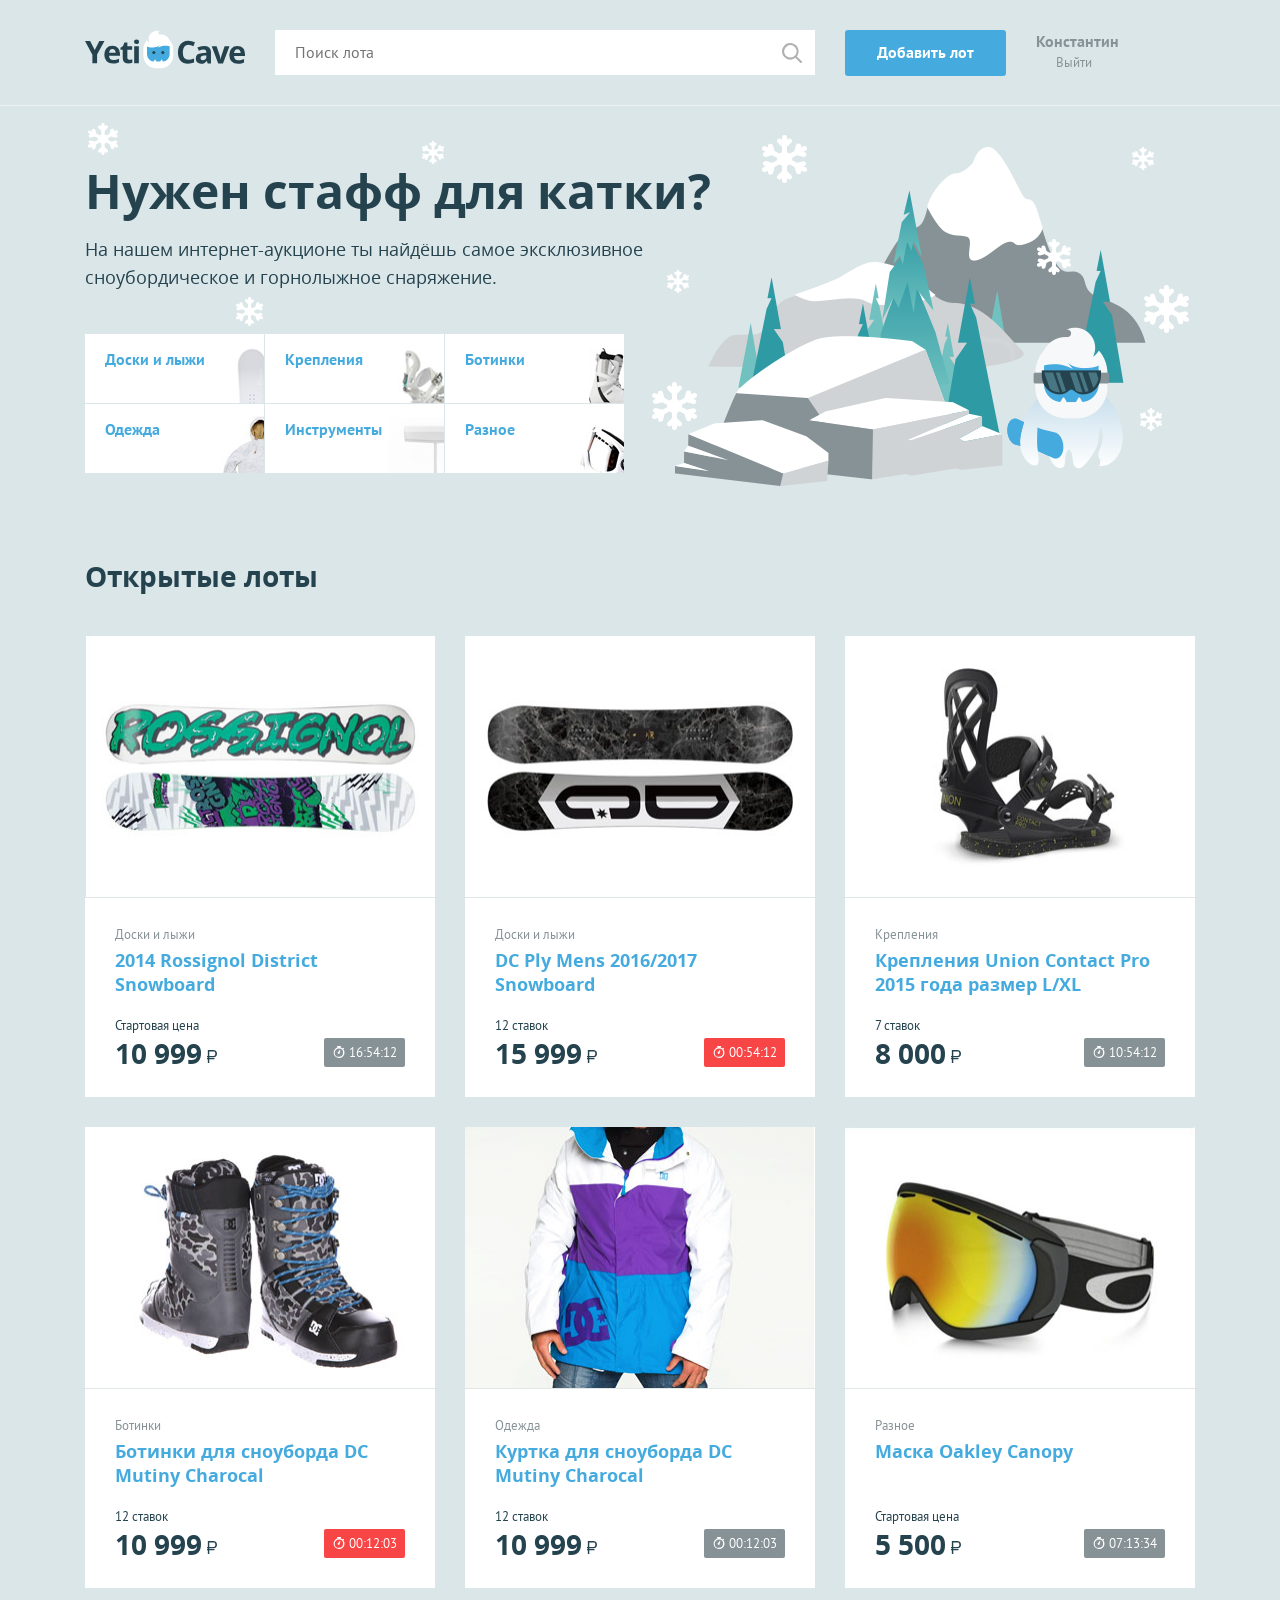
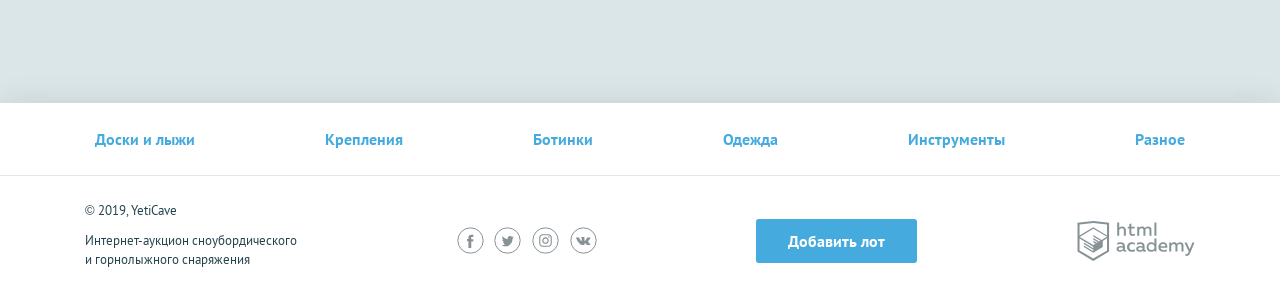
<file: pages/index.html>
<!DOCTYPE html>
<html lang="ru">
<head>
  <meta charset="UTF-8">
  <title>Главная</title>
  <link href="../css/normalize.min.css" rel="stylesheet">
  <link href="../css/style.css" rel="stylesheet">
</head>
<body>

<div class="page-wrapper">

  <header class="main-header">
    <div class="main-header__container container">
      <h1 class="visually-hidden">YetiCave</h1>
      <a class="main-header__logo">
        <img src="../img/logo.svg" width="160" height="39" alt="Логотип компании YetiCave">
      </a>
      <form class="main-header__search" method="get" action="https://echo.htmlacademy.ru" autocomplete="off">
        <input type="search" name="search" placeholder="Поиск лота">
        <input class="main-header__search-btn" type="submit" name="find" value="Найти">
      </form>
      <a class="main-header__add-lot button" href="add-lot.html">Добавить лот</a>
      <nav class="user-menu">
        <div class="user-menu__logged">
          <p>Константин</p>
          <a href="login.html">Выйти</a>
        </div>
      </nav>
    </div>
  </header>

  <main class="container">
    <section class="promo">
      <h2 class="promo__title">Нужен стафф для катки?</h2>
      <p class="promo__text">На нашем интернет-аукционе ты найдёшь самое эксклюзивное сноубордическое и горнолыжное снаряжение.</p>
      <ul class="promo__list">
        <li class="promo__item promo__item--boards">
          <a class="promo__link" href="all-lots.html">Доски и лыжи</a>
        </li>
        <li class="promo__item promo__item--attachment">
          <a class="promo__link" href="all-lots.html">Крепления</a>
        </li>
        <li class="promo__item promo__item--boots">
          <a class="promo__link" href="all-lots.html">Ботинки</a>
        </li>
        <li class="promo__item promo__item--clothing">
          <a class="promo__link" href="all-lots.html">Одежда</a>
        </li>
        <li class="promo__item promo__item--tools">
          <a class="promo__link" href="all-lots.html">Инструменты</a>
        </li>
        <li class="promo__item promo__item--other">
          <a class="promo__link" href="all-lots.html">Разное</a>
        </li>
      </ul>
    </section>
    <section class="lots">
      <div class="lots__header">
        <h2>Открытые лоты</h2>
      </div>
      <ul class="lots__list">
        <li class="lots__item lot">
          <div class="lot__image">
            <img src="../uploads/lot-1.jpg" width="350" height="260" alt="Сноуборд">
          </div>
          <div class="lot__info">
            <span class="lot__category">Доски и лыжи</span>
            <h3 class="lot__title"><a class="text-link" href="lot.html">2014 Rossignol District Snowboard</a></h3>
            <div class="lot__state">
              <div class="lot__rate">
                <span class="lot__amount">Стартовая цена</span>
                <span class="lot__cost">10 999<b class="rub">р</b></span>
              </div>
              <div class="lot__timer timer">
                16:54:12
              </div>
            </div>
          </div>
        </li>
        <li class="lots__item lot">
          <div class="lot__image">
            <img src="../uploads/lot-2.jpg" width="350" height="260" alt="Сноуборд">
          </div>
          <div class="lot__info">
            <span class="lot__category">Доски и лыжи</span>
            <h3 class="lot__title"><a class="text-link" href="lot.html">DC Ply Mens 2016/2017 Snowboard</a></h3>
            <div class="lot__state">
              <div class="lot__rate">
                <span class="lot__amount">12 ставок</span>
                <span class="lot__cost">15 999<b class="rub">р</b></span>
              </div>
              <div class="lot__timer timer timer--finishing">
                00:54:12
              </div>
            </div>
          </div>
        </li>
        <li class="lots__item lot">
          <div class="lot__image">
            <img src="../uploads/lot-3.jpg" width="350" height="260" alt="Крепления">
          </div>
          <div class="lot__info">
            <span class="lot__category">Крепления</span>
            <h3 class="lot__title"><a class="text-link" href="lot.html">Крепления Union Contact Pro 2015 года размер L/XL</a></h3>
            <div class="lot__state">
              <div class="lot__rate">
                <span class="lot__amount">7 ставок</span>
                <span class="lot__cost">8 000<b class="rub">р</b></span>
              </div>
              <div class="lot__timer timer">
                10:54:12
              </div>
            </div>
          </div>
        </li>
        <li class="lots__item lot">
          <div class="lot__image">
            <img src="../uploads/lot-4.jpg" width="350" height="260" alt="Ботинки">
          </div>
          <div class="lot__info">
            <span class="lot__category">Ботинки</span>
            <h3 class="lot__title"><a class="text-link" href="lot.html">Ботинки для сноуборда DC Mutiny Charocal</a></h3>
            <div class="lot__state">
              <div class="lot__rate">
                <span class="lot__amount">12 ставок</span>
                <span class="lot__cost">10 999<b class="rub">р</b></span>
              </div>
              <div class="lot__timer timer timer--finishing">
                00:12:03
              </div>
            </div>
          </div>
        </li>
        <li class="lots__item lot">
          <div class="lot__image">
            <img src="../uploads/lot-5.jpg" width="350" height="260" alt="Куртка">
          </div>
          <div class="lot__info">
            <span class="lot__category">Одежда</span>
            <h3 class="lot__title"><a class="text-link" href="lot.html">Куртка для сноуборда DC Mutiny Charocal</a></h3>
            <div class="lot__state">
              <div class="lot__rate">
                <span class="lot__amount">12 ставок</span>
                <span class="lot__cost">10 999<b class="rub">р</b></span>
              </div>
              <div class="lot__timer timer">
                00:12:03
              </div>
            </div>
          </div>
        </li>
        <li class="lots__item lot">
          <div class="lot__image">
            <img src="../uploads/lot-6.jpg" width="350" height="260" alt="Маска">
          </div>
          <div class="lot__info">
            <span class="lot__category">Разное</span>
            <h3 class="lot__title"><a class="text-link" href="lot.html">Маска Oakley Canopy</a></h3>
            <div class="lot__state">
              <div class="lot__rate">
                <span class="lot__amount">Стартовая цена</span>
                <span class="lot__cost">5 500<b class="rub">р</b></span>
              </div>
              <div class="lot__timer timer">
                07:13:34
              </div>
            </div>
          </div>
        </li>
      </ul>
    </section>
  </main>

</div>

<footer class="main-footer">
  <nav class="nav">
    <ul class="nav__list container">
      <li class="nav__item">
        <a href="all-lots.html">Доски и лыжи</a>
      </li>
      <li class="nav__item">
        <a href="all-lots.html">Крепления</a>
      </li>
      <li class="nav__item">
        <a href="all-lots.html">Ботинки</a>
      </li>
      <li class="nav__item">
        <a href="all-lots.html">Одежда</a>
      </li>
      <li class="nav__item">
        <a href="all-lots.html">Инструменты</a>
      </li>
      <li class="nav__item">
        <a href="all-lots.html">Разное</a>
      </li>
    </ul>
  </nav>
  <div class="main-footer__bottom container">
    <div class="main-footer__copyright">
      <p>© 2019, YetiCave</p>
      <p>Интернет-аукцион сноубордического и горнолыжного снаряжения</p>
    </div>
    <div class="main-footer__social social">
      <span class="visually-hidden">Мы в соцсетях:</span>
      <a class="social__link social__link--facebook" href="#">
        <span class="visually-hidden">Facebook</span>
        <svg width="27" height="27" viewBox="0 0 27 27" xmlns="http://www.w3.org/2000/svg"><circle stroke="#879296" fill="none" cx="13.5" cy="13.5" r="12.667"/><path fill="#879296" d="M14.26 20.983h-2.816v-6.626H10.04v-2.28h1.404v-1.364c0-1.862.79-2.922 3.04-2.922h1.87v2.28h-1.17c-.876 0-.972.322-.972.916v1.14h2.212l-.245 2.28h-1.92v6.625z"/></svg>
      </a>
      <span class="visually-hidden">,</span>
      <a class="social__link social__link--twitter" href="#">
        <span class="visually-hidden">Twitter</span>
        <svg width="27" height="27" viewBox="0 0 27 27" xmlns="http://www.w3.org/2000/svg"><circle stroke="#879296" fill="none" cx="13.5" cy="13.5" r="12.687"/><path fill="#879296" d="M18.38 10.572c.525-.336.913-.848 1.092-1.445-.485.305-1.02.52-1.58.635-.458-.525-1.12-.827-1.816-.83-1.388.063-2.473 1.226-2.44 2.615-.002.2.02.4.06.596-2.017-.144-3.87-1.16-5.076-2.78-.22.403-.335.856-.332 1.315-.01.865.403 1.68 1.104 2.188-.397-.016-.782-.13-1.123-.333-.03 1.207.78 2.272 1.95 2.567-.21.06-.43.09-.653.088-.155.015-.313.015-.47 0 .3 1.045 1.238 1.777 2.324 1.815-.864.724-1.956 1.12-3.083 1.122-.198.013-.397.013-.595 0 1.12.767 2.447 1.18 3.805 1.182 4.57 0 7.066-3.992 7.066-7.456v-.34c.49-.375.912-.835 1.24-1.357-.465.218-.963.36-1.473.42z"/></svg>
      </a>
      <span class="visually-hidden">,</span>
      <a class="social__link social__link--instagram" href="#">
        <span class="visually-hidden">Instagram</span>
        <svg width="27" height="27" viewBox="0 0 27 27" xmlns="http://www.w3.org/2000/svg"><circle stroke="#879296" fill="none" cx="13.5" cy="13.5" r="12.687"/><path fill="#879296" d="M13.5 8.3h2.567c.403.002.803.075 1.18.213.552.213.988.65 1.2 1.2.14.38.213.778.216 1.18v5.136c-.003.403-.076.803-.215 1.18-.213.552-.65.988-1.2 1.2-.378.14-.778.213-1.18.216h-5.135c-.403-.003-.802-.076-1.18-.215-.552-.214-.988-.65-1.2-1.2-.14-.38-.212-.78-.215-1.182V13.46v-2.566c.003-.403.076-.802.214-1.18.213-.552.65-.988 1.2-1.2.38-.14.778-.212 1.18-.215H13.5m0-1.143h-2.616c-.526.01-1.048.108-1.54.292-.853.33-1.527 1-1.856 1.854-.184.493-.283 1.014-.292 1.542v5.232c.01.526.108 1.048.292 1.54.33.853 1.003 1.527 1.855 1.856.493.184 1.015.283 1.54.293H16.117c.527-.01 1.048-.11 1.54-.293.854-.33 1.527-1.003 1.856-1.855.184-.493.283-1.015.293-1.54V13.46v-2.614c-.01-.528-.11-1.05-.293-1.542-.33-.853-1.002-1.525-1.855-1.855-.493-.185-1.014-.283-1.54-.293-.665.01-.89 0-2.617 0zm0 3.093c-2.51.007-4.07 2.73-2.808 4.898 1.26 2.17 4.398 2.16 5.645-.017.285-.495.434-1.058.433-1.63-.006-1.8-1.47-3.256-3.27-3.25zm0 5.378c-1.63-.007-2.64-1.777-1.82-3.185.823-1.41 2.86-1.4 3.67.017.18.316.276.675.278 1.04.006 1.177-.95 2.133-2.128 2.128zm4.118-5.524c0 .58-.626.94-1.127.65-.5-.29-.5-1.012 0-1.3.116-.067.245-.102.378-.102.418-.005.76.333.76.752z"/></svg>
      </a>
      <span class="visually-hidden">,</span>
      <a class="social__link social__link--vkontakte" href="#">
        <span class="visually-hidden">Вконтакте</span>
        <svg width="27" height="27" viewBox="0 0 27 27" xmlns="http://www.w3.org/2000/svg"><circle stroke="#879296" fill="none" cx="13.5" cy="13.5" r="12.666"/><path fill="#879296" d="M13.92 18.07c.142-.016.278-.074.39-.166.077-.107.118-.237.116-.37 0 0 0-1.13.516-1.296.517-.165 1.208 1.09 1.95 1.58.276.213.624.314.973.28h1.95s.973-.057.525-.837c-.38-.62-.865-1.17-1.432-1.626-1.208-1.1-1.043-.916.41-2.816.886-1.16 1.236-1.86 1.13-2.163-.108-.302-.76-.214-.76-.214h-2.164c-.092-.026-.19-.026-.282 0-.083.058-.15.135-.195.225-.224.57-.49 1.125-.8 1.656-.973 1.61-1.344 1.697-1.51 1.59-.37-.234-.272-.975-.272-1.433 0-1.56.243-2.202-.468-2.377-.32-.075-.647-.108-.974-.098-.604-.052-1.213.01-1.793.186-.243.116-.438.38-.32.4.245.018.474.13.642.31.152.303.225.638.214.975 0 0 .127 1.832-.302 2.056-.43.223-.692-.167-1.55-1.618-.29-.506-.547-1.03-.77-1.57-.038-.09-.098-.17-.174-.233-.1-.065-.214-.108-.332-.128H6.485s-.312 0-.42.137c-.106.135 0 .36 0 .36.87 2 2.022 3.868 3.42 5.543.923.996 2.21 1.573 3.567 1.598z"/></svg>
      </a>
    </div>
    <a class="main-footer__add-lot button" href="add-lot.html">Добавить лот</a>
    <div class="main-footer__developed-by">
      <span class="visually-hidden">Разработано:</span>
      <a class="logo-academy" href="https://htmlacademy.ru/intensive/php">
        <span class="visually-hidden">HTML Academy</span>
        <svg width="118" height="40" xmlns="http://www.w3.org/2000/svg" viewBox="0 0 117.01 40">
          <path fill="#879296"
                d="M280.33,109.39a2.14,2.14,0,0,1-.6.11.59.59,0,0,1-.66-.66v-3.24c0-2.73-1.62-4-4.18-4a11.08,11.08,0,0,0-3.47.6v1.85a8.05,8.05,0,0,1,3.26-.7c1.54,0,2.37.79,2.37,1.92v.32a12,12,0,0,0-2.36-.26c-1.88,0-4,.72-4,3,0,1.87,1.53,2.77,3.17,2.77a5.25,5.25,0,0,0,3.41-1.17,1.81,1.81,0,0,0,1.81,1.06,3.52,3.52,0,0,0,1.28-.23v-1.45Zm-3.28-.85a3.68,3.68,0,0,1-2.62,1.07c-.9,0-1.7-.45-1.7-1.34,0-1.13,1.21-1.49,2.36-1.49a10.56,10.56,0,0,1,2,.23v1.53Zm9,2.64a6.81,6.81,0,0,0,3-.62V108.7a5.44,5.44,0,0,1-2.64.7,3,3,0,1,1,0-6,4.42,4.42,0,0,1,2.51.75v-1.85a5.47,5.47,0,0,0-2.79-.7,4.69,4.69,0,0,0-5,4.84,4.57,4.57,0,0,0,4.88,4.69Zm8.29-5.8c-1.88,0-4,.72-4,3,0,1.87,1.53,2.77,3.17,2.77a5.25,5.25,0,0,0,3.41-1.17,1.81,1.81,0,0,0,1.81,1.05,3.54,3.54,0,0,0,1.28-.23v-1.45a2.13,2.13,0,0,1-.6.11.59.59,0,0,1-.66-.66v-3.24c0-2.73-1.62-4-4.18-4a11.08,11.08,0,0,0-3.47.6v1.85a8.05,8.05,0,0,1,3.26-.7c1.55,0,2.37.79,2.37,1.92v.32a12,12,0,0,0-2.36-.26Zm2.36,3.17a3.68,3.68,0,0,1-2.62,1.07c-.9,0-1.7-.45-1.7-1.34,0-1.13,1.21-1.49,2.36-1.49a10.56,10.56,0,0,1,2,.23v1.53Zm4.11-2.13a4.49,4.49,0,0,0,4.48,4.77,4.21,4.21,0,0,0,3.47-1.68v1.43h1.81V97.75h-2v5.31a4.19,4.19,0,0,0-3.26-1.41,4.49,4.49,0,0,0-4.48,4.77Zm7.73-1.11v2.2a3.15,3.15,0,0,1-2.88,1.9,3,3,0,0,1,0-6,3.16,3.16,0,0,1,2.88,1.88Zm9.12,5.88a7.75,7.75,0,0,0,3.24-.62v-1.73a6.62,6.62,0,0,1-2.86.64c-1.66,0-3.24-.68-3.47-2.3h6.8c.58-2.62-.66-5.52-4.26-5.52a4.53,4.53,0,0,0-4.58,4.77c0,3.18,2.36,4.77,5.13,4.77Zm-.45-7.86a2.13,2.13,0,0,1,2.36,2.34h-5a2.47,2.47,0,0,1,2.66-2.34Zm18.43,2v5.6h2v-5.65a3.32,3.32,0,0,0-3.43-3.64A4.48,4.48,0,0,0,331,103.1a3.09,3.09,0,0,0-2.83-1.45,4.13,4.13,0,0,0-3,1.38v-1.13h-1.79v9h2v-6.11a3.21,3.21,0,0,1,2.39-1.39,1.72,1.72,0,0,1,1.79,1.9v5.6h2v-5.65c0-.21,0-.41,0-.62a3,3,0,0,1,2.24-1.22,1.72,1.72,0,0,1,1.79,1.9Zm13-3.45h-2.11l-2.69,6.82-3.05-6.82h-2.15l4.3,9.12-.19.45c-.53,1.41-1.26,2.11-2.24,2.11a3.13,3.13,0,0,1-.92-.13v1.71a5.12,5.12,0,0,0,1.19.15c1.38,0,2.66-.79,3.64-3.15l4.24-10.27ZM273.33,89.11a3.18,3.18,0,0,1,2.53-1.51A2,2,0,0,1,278,89.77V95.1h2v-5.6a3.52,3.52,0,0,0-3.73-3.69,4.12,4.12,0,0,0-2.92,1.24V81.91h-2V95.1h2v-6Zm10.18,3.24c0,2.11,1.36,3,3.11,3a7.39,7.39,0,0,0,2.43-.4V93.2a4.87,4.87,0,0,1-1.83.36c-1.17,0-1.72-.4-1.72-1.58V87.83h3.28V86.06h-3.28V82.84l-2,.49v2.73h-1.62v1.77h1.62v4.52ZM293.38,89a3.21,3.21,0,0,1,2.39-1.39,1.72,1.72,0,0,1,1.79,1.9v5.6h2V89.45c0-.21,0-.41,0-.62a3,3,0,0,1,2.24-1.22,1.72,1.72,0,0,1,1.79,1.9v5.6h2V89.45a3.32,3.32,0,0,0-3.43-3.64A4.47,4.47,0,0,0,299,87.26a3.09,3.09,0,0,0-2.83-1.45,4.13,4.13,0,0,0-3,1.38V86.06h-1.79v9h2V89Zm15.16-7.09h2V95.1h-2Zm-61.11-1.57L231.64,82v28.95l15.79,9.4,15.79-9.4V82L247.6,80.35l-.17,0Zm13.73,29.43-13.73,8.17-13.73-8.17V97.9L247.37,106l0,1.47L238,101.93v1.43l9.41,5.66,0,1.51-9.41-5.6v1.43l9.41,5.66,9.5-5.69V104.9h0v-4.67l4.23-2.53v12.06Zm0-13.6-3.76,2.21-1.73,1-8.27-4.92v1.43l7.07,4.2-.06,0-.15.09-1,.59-5.83-3.47v1.43l4.61,2.74-1.09.73,0,0-3.48-2v1.43l2.28,1.34-2.33,1.4-13.6-8.08,13.62-8.19h0l13.79,8Zm0-1.44-13.8-8.14h0l-13.65,8.13V83.85l13.73-1.44,13.73,1.44V94.72Z"
                transform="translate(-231.64 -80.34)"/>
        </svg>
      </a>
    </div>
  </div>
</footer>

</body>
</html>
</file>
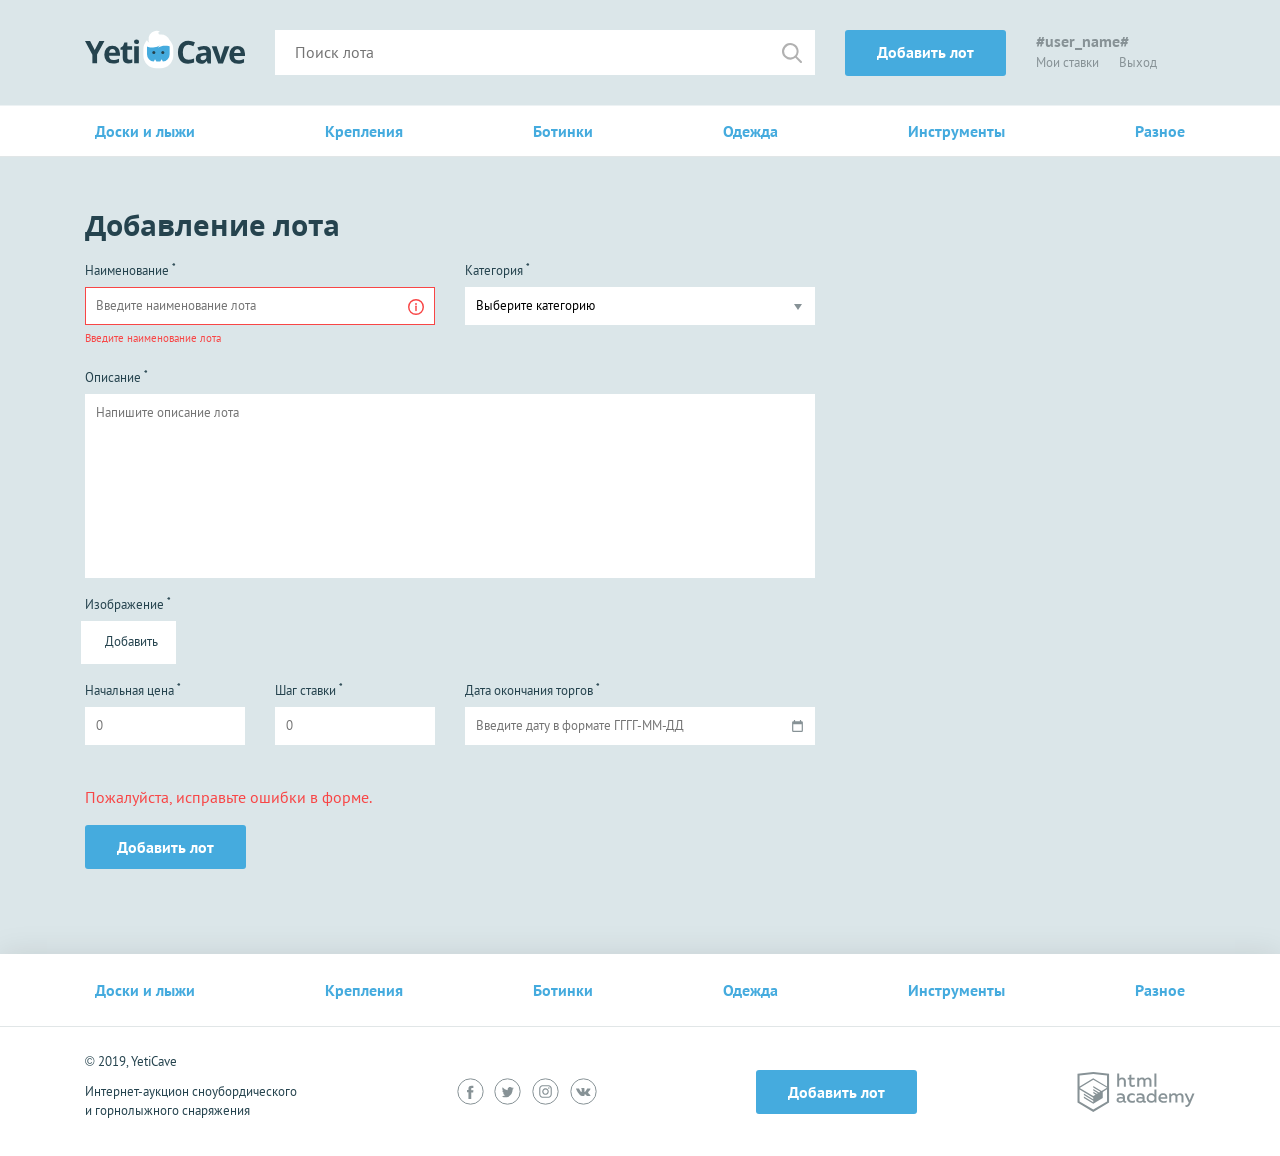
<file: pages/add-lot.html>
<!DOCTYPE html>
<html lang="ru">
<head>
  <meta charset="UTF-8">
  <title>Добавление лота</title>
  <link href="../css/normalize.min.css" rel="stylesheet">
  <link href="../css/style.css" rel="stylesheet">
  <link href="../css/flatpickr.min.css" rel="stylesheet">
</head>
<body>

<div class="page-wrapper">

  <header class="main-header">
  <div class="main-header__container container">
    <h1 class="visually-hidden">YetiCave</h1>
    <a class="main-header__logo" href="index.html">
      <img src="../img/logo.svg" width="160" height="39" alt="Логотип компании YetiCave">
    </a>
    <form class="main-header__search" method="get" action="https://echo.htmlacademy.ru" autocomplete="off">
      <input type="search" name="search" placeholder="Поиск лота">
      <input class="main-header__search-btn" type="submit" name="find" value="Найти">
    </form>
    <a class="main-header__add-lot button" href="add-lot.html">Добавить лот</a>
    <nav class="user-menu">
      <div class="user-menu__logged">
        <p>#user_name#</p>
        <a class="user-menu__bets" href="my-bets.html">Мои ставки</a>
        <a class="user-menu__logout" href="#">Выход</a>
      </div>
    </nav>
  </div>
</header>

  <main>
    <nav class="nav">
      <ul class="nav__list container">
        <li class="nav__item">
          <a href="all-lots.html">Доски и лыжи</a>
        </li>
        <li class="nav__item">
          <a href="all-lots.html">Крепления</a>
        </li>
        <li class="nav__item">
          <a href="all-lots.html">Ботинки</a>
        </li>
        <li class="nav__item">
          <a href="all-lots.html">Одежда</a>
        </li>
        <li class="nav__item">
          <a href="all-lots.html">Инструменты</a>
        </li>
        <li class="nav__item">
          <a href="all-lots.html">Разное</a>
        </li>
      </ul>
    </nav>
    <form class="form form--add-lot container form--invalid" action="https://echo.htmlacademy.ru" method="post"> <!-- form--invalid -->
      <h2>Добавление лота</h2>
      <div class="form__container-two">
        <div class="form__item form__item--invalid"> <!-- form__item--invalid -->
          <label for="lot-name">Наименование <sup>*</sup></label>
          <input id="lot-name" type="text" name="lot-name" placeholder="Введите наименование лота">
          <span class="form__error">Введите наименование лота</span>
        </div>
        <div class="form__item">
          <label for="category">Категория <sup>*</sup></label>
          <select id="category" name="category">
            <option>Выберите категорию</option>
            <option>Доски и лыжи</option>
            <option>Крепления</option>
            <option>Ботинки</option>
            <option>Одежда</option>
            <option>Инструменты</option>
            <option>Разное</option>
          </select>
          <span class="form__error">Выберите категорию</span>
        </div>
      </div>
      <div class="form__item form__item--wide">
        <label for="message">Описание <sup>*</sup></label>
        <textarea id="message" name="message" placeholder="Напишите описание лота"></textarea>
        <span class="form__error">Напишите описание лота</span>
      </div>
      <div class="form__item form__item--file">
        <label>Изображение <sup>*</sup></label>
        <div class="form__input-file">
          <input class="visually-hidden" type="file" id="lot-img" value="">
          <label for="lot-img">
            Добавить
          </label>
        </div>
      </div>
      <div class="form__container-three">
        <div class="form__item form__item--small">
          <label for="lot-rate">Начальная цена <sup>*</sup></label>
          <input id="lot-rate" type="text" name="lot-rate" placeholder="0">
          <span class="form__error">Введите начальную цену</span>
        </div>
        <div class="form__item form__item--small">
          <label for="lot-step">Шаг ставки <sup>*</sup></label>
          <input id="lot-step" type="text" name="lot-step" placeholder="0">
          <span class="form__error">Введите шаг ставки</span>
        </div>
        <div class="form__item">
          <label for="lot-date">Дата окончания торгов <sup>*</sup></label>
          <input class="form__input-date" id="lot-date" type="text" name="lot-date" placeholder="Введите дату в формате ГГГГ-ММ-ДД">
          <span class="form__error">Введите дату завершения торгов</span>
        </div>
      </div>
      <span class="form__error form__error--bottom">Пожалуйста, исправьте ошибки в форме.</span>
      <button type="submit" class="button">Добавить лот</button>
    </form>
  </main>

</div>

<footer class="main-footer">
  <nav class="nav">
    <ul class="nav__list container">
      <li class="nav__item">
        <a href="all-lots.html">Доски и лыжи</a>
      </li>
      <li class="nav__item">
        <a href="all-lots.html">Крепления</a>
      </li>
      <li class="nav__item">
        <a href="all-lots.html">Ботинки</a>
      </li>
      <li class="nav__item">
        <a href="all-lots.html">Одежда</a>
      </li>
      <li class="nav__item">
        <a href="all-lots.html">Инструменты</a>
      </li>
      <li class="nav__item">
        <a href="all-lots.html">Разное</a>
      </li>
    </ul>
  </nav>
  <div class="main-footer__bottom container">
    <div class="main-footer__copyright">
      <p>© 2019, YetiCave</p>
      <p>Интернет-аукцион сноубордического и горнолыжного снаряжения</p>
    </div>
    <div class="main-footer__social social">
      <span class="visually-hidden">Мы в соцсетях:</span>
      <a class="social__link social__link--facebook" href="#">
        <span class="visually-hidden">Facebook</span>
        <svg width="27" height="27" viewBox="0 0 27 27" xmlns="http://www.w3.org/2000/svg"><circle stroke="#879296" fill="none" cx="13.5" cy="13.5" r="12.667"/><path fill="#879296" d="M14.26 20.983h-2.816v-6.626H10.04v-2.28h1.404v-1.364c0-1.862.79-2.922 3.04-2.922h1.87v2.28h-1.17c-.876 0-.972.322-.972.916v1.14h2.212l-.245 2.28h-1.92v6.625z"/></svg>
      </a>
      <span class="visually-hidden">,</span>
      <a class="social__link social__link--twitter" href="#">
        <span class="visually-hidden">Twitter</span>
        <svg width="27" height="27" viewBox="0 0 27 27" xmlns="http://www.w3.org/2000/svg"><circle stroke="#879296" fill="none" cx="13.5" cy="13.5" r="12.687"/><path fill="#879296" d="M18.38 10.572c.525-.336.913-.848 1.092-1.445-.485.305-1.02.52-1.58.635-.458-.525-1.12-.827-1.816-.83-1.388.063-2.473 1.226-2.44 2.615-.002.2.02.4.06.596-2.017-.144-3.87-1.16-5.076-2.78-.22.403-.335.856-.332 1.315-.01.865.403 1.68 1.104 2.188-.397-.016-.782-.13-1.123-.333-.03 1.207.78 2.272 1.95 2.567-.21.06-.43.09-.653.088-.155.015-.313.015-.47 0 .3 1.045 1.238 1.777 2.324 1.815-.864.724-1.956 1.12-3.083 1.122-.198.013-.397.013-.595 0 1.12.767 2.447 1.18 3.805 1.182 4.57 0 7.066-3.992 7.066-7.456v-.34c.49-.375.912-.835 1.24-1.357-.465.218-.963.36-1.473.42z"/></svg>
      </a>
      <span class="visually-hidden">,</span>
      <a class="social__link social__link--instagram" href="#">
        <span class="visually-hidden">Instagram</span>
        <svg width="27" height="27" viewBox="0 0 27 27" xmlns="http://www.w3.org/2000/svg"><circle stroke="#879296" fill="none" cx="13.5" cy="13.5" r="12.687"/><path fill="#879296" d="M13.5 8.3h2.567c.403.002.803.075 1.18.213.552.213.988.65 1.2 1.2.14.38.213.778.216 1.18v5.136c-.003.403-.076.803-.215 1.18-.213.552-.65.988-1.2 1.2-.378.14-.778.213-1.18.216h-5.135c-.403-.003-.802-.076-1.18-.215-.552-.214-.988-.65-1.2-1.2-.14-.38-.212-.78-.215-1.182V13.46v-2.566c.003-.403.076-.802.214-1.18.213-.552.65-.988 1.2-1.2.38-.14.778-.212 1.18-.215H13.5m0-1.143h-2.616c-.526.01-1.048.108-1.54.292-.853.33-1.527 1-1.856 1.854-.184.493-.283 1.014-.292 1.542v5.232c.01.526.108 1.048.292 1.54.33.853 1.003 1.527 1.855 1.856.493.184 1.015.283 1.54.293H16.117c.527-.01 1.048-.11 1.54-.293.854-.33 1.527-1.003 1.856-1.855.184-.493.283-1.015.293-1.54V13.46v-2.614c-.01-.528-.11-1.05-.293-1.542-.33-.853-1.002-1.525-1.855-1.855-.493-.185-1.014-.283-1.54-.293-.665.01-.89 0-2.617 0zm0 3.093c-2.51.007-4.07 2.73-2.808 4.898 1.26 2.17 4.398 2.16 5.645-.017.285-.495.434-1.058.433-1.63-.006-1.8-1.47-3.256-3.27-3.25zm0 5.378c-1.63-.007-2.64-1.777-1.82-3.185.823-1.41 2.86-1.4 3.67.017.18.316.276.675.278 1.04.006 1.177-.95 2.133-2.128 2.128zm4.118-5.524c0 .58-.626.94-1.127.65-.5-.29-.5-1.012 0-1.3.116-.067.245-.102.378-.102.418-.005.76.333.76.752z"/></svg>
      </a>
      <span class="visually-hidden">,</span>
      <a class="social__link social__link--vkontakte" href="#">
        <span class="visually-hidden">Вконтакте</span>
        <svg width="27" height="27" viewBox="0 0 27 27" xmlns="http://www.w3.org/2000/svg"><circle stroke="#879296" fill="none" cx="13.5" cy="13.5" r="12.666"/><path fill="#879296" d="M13.92 18.07c.142-.016.278-.074.39-.166.077-.107.118-.237.116-.37 0 0 0-1.13.516-1.296.517-.165 1.208 1.09 1.95 1.58.276.213.624.314.973.28h1.95s.973-.057.525-.837c-.38-.62-.865-1.17-1.432-1.626-1.208-1.1-1.043-.916.41-2.816.886-1.16 1.236-1.86 1.13-2.163-.108-.302-.76-.214-.76-.214h-2.164c-.092-.026-.19-.026-.282 0-.083.058-.15.135-.195.225-.224.57-.49 1.125-.8 1.656-.973 1.61-1.344 1.697-1.51 1.59-.37-.234-.272-.975-.272-1.433 0-1.56.243-2.202-.468-2.377-.32-.075-.647-.108-.974-.098-.604-.052-1.213.01-1.793.186-.243.116-.438.38-.32.4.245.018.474.13.642.31.152.303.225.638.214.975 0 0 .127 1.832-.302 2.056-.43.223-.692-.167-1.55-1.618-.29-.506-.547-1.03-.77-1.57-.038-.09-.098-.17-.174-.233-.1-.065-.214-.108-.332-.128H6.485s-.312 0-.42.137c-.106.135 0 .36 0 .36.87 2 2.022 3.868 3.42 5.543.923.996 2.21 1.573 3.567 1.598z"/></svg>
      </a>
    </div>
    <a class="main-footer__add-lot button" href="add-lot.html">Добавить лот</a>
    <div class="main-footer__developed-by">
      <span class="visually-hidden">Разработано:</span>
      <a class="logo-academy" href="https://htmlacademy.ru/intensive/php">
        <span class="visually-hidden">HTML Academy</span>
        <svg width="118" height="40" xmlns="http://www.w3.org/2000/svg" viewBox="0 0 117.01 40">
          <path fill="#879296"
                d="M280.33,109.39a2.14,2.14,0,0,1-.6.11.59.59,0,0,1-.66-.66v-3.24c0-2.73-1.62-4-4.18-4a11.08,11.08,0,0,0-3.47.6v1.85a8.05,8.05,0,0,1,3.26-.7c1.54,0,2.37.79,2.37,1.92v.32a12,12,0,0,0-2.36-.26c-1.88,0-4,.72-4,3,0,1.87,1.53,2.77,3.17,2.77a5.25,5.25,0,0,0,3.41-1.17,1.81,1.81,0,0,0,1.81,1.06,3.52,3.52,0,0,0,1.28-.23v-1.45Zm-3.28-.85a3.68,3.68,0,0,1-2.62,1.07c-.9,0-1.7-.45-1.7-1.34,0-1.13,1.21-1.49,2.36-1.49a10.56,10.56,0,0,1,2,.23v1.53Zm9,2.64a6.81,6.81,0,0,0,3-.62V108.7a5.44,5.44,0,0,1-2.64.7,3,3,0,1,1,0-6,4.42,4.42,0,0,1,2.51.75v-1.85a5.47,5.47,0,0,0-2.79-.7,4.69,4.69,0,0,0-5,4.84,4.57,4.57,0,0,0,4.88,4.69Zm8.29-5.8c-1.88,0-4,.72-4,3,0,1.87,1.53,2.77,3.17,2.77a5.25,5.25,0,0,0,3.41-1.17,1.81,1.81,0,0,0,1.81,1.05,3.54,3.54,0,0,0,1.28-.23v-1.45a2.13,2.13,0,0,1-.6.11.59.59,0,0,1-.66-.66v-3.24c0-2.73-1.62-4-4.18-4a11.08,11.08,0,0,0-3.47.6v1.85a8.05,8.05,0,0,1,3.26-.7c1.55,0,2.37.79,2.37,1.92v.32a12,12,0,0,0-2.36-.26Zm2.36,3.17a3.68,3.68,0,0,1-2.62,1.07c-.9,0-1.7-.45-1.7-1.34,0-1.13,1.21-1.49,2.36-1.49a10.56,10.56,0,0,1,2,.23v1.53Zm4.11-2.13a4.49,4.49,0,0,0,4.48,4.77,4.21,4.21,0,0,0,3.47-1.68v1.43h1.81V97.75h-2v5.31a4.19,4.19,0,0,0-3.26-1.41,4.49,4.49,0,0,0-4.48,4.77Zm7.73-1.11v2.2a3.15,3.15,0,0,1-2.88,1.9,3,3,0,0,1,0-6,3.16,3.16,0,0,1,2.88,1.88Zm9.12,5.88a7.75,7.75,0,0,0,3.24-.62v-1.73a6.62,6.62,0,0,1-2.86.64c-1.66,0-3.24-.68-3.47-2.3h6.8c.58-2.62-.66-5.52-4.26-5.52a4.53,4.53,0,0,0-4.58,4.77c0,3.18,2.36,4.77,5.13,4.77Zm-.45-7.86a2.13,2.13,0,0,1,2.36,2.34h-5a2.47,2.47,0,0,1,2.66-2.34Zm18.43,2v5.6h2v-5.65a3.32,3.32,0,0,0-3.43-3.64A4.48,4.48,0,0,0,331,103.1a3.09,3.09,0,0,0-2.83-1.45,4.13,4.13,0,0,0-3,1.38v-1.13h-1.79v9h2v-6.11a3.21,3.21,0,0,1,2.39-1.39,1.72,1.72,0,0,1,1.79,1.9v5.6h2v-5.65c0-.21,0-.41,0-.62a3,3,0,0,1,2.24-1.22,1.72,1.72,0,0,1,1.79,1.9Zm13-3.45h-2.11l-2.69,6.82-3.05-6.82h-2.15l4.3,9.12-.19.45c-.53,1.41-1.26,2.11-2.24,2.11a3.13,3.13,0,0,1-.92-.13v1.71a5.12,5.12,0,0,0,1.19.15c1.38,0,2.66-.79,3.64-3.15l4.24-10.27ZM273.33,89.11a3.18,3.18,0,0,1,2.53-1.51A2,2,0,0,1,278,89.77V95.1h2v-5.6a3.52,3.52,0,0,0-3.73-3.69,4.12,4.12,0,0,0-2.92,1.24V81.91h-2V95.1h2v-6Zm10.18,3.24c0,2.11,1.36,3,3.11,3a7.39,7.39,0,0,0,2.43-.4V93.2a4.87,4.87,0,0,1-1.83.36c-1.17,0-1.72-.4-1.72-1.58V87.83h3.28V86.06h-3.28V82.84l-2,.49v2.73h-1.62v1.77h1.62v4.52ZM293.38,89a3.21,3.21,0,0,1,2.39-1.39,1.72,1.72,0,0,1,1.79,1.9v5.6h2V89.45c0-.21,0-.41,0-.62a3,3,0,0,1,2.24-1.22,1.72,1.72,0,0,1,1.79,1.9v5.6h2V89.45a3.32,3.32,0,0,0-3.43-3.64A4.47,4.47,0,0,0,299,87.26a3.09,3.09,0,0,0-2.83-1.45,4.13,4.13,0,0,0-3,1.38V86.06h-1.79v9h2V89Zm15.16-7.09h2V95.1h-2Zm-61.11-1.57L231.64,82v28.95l15.79,9.4,15.79-9.4V82L247.6,80.35l-.17,0Zm13.73,29.43-13.73,8.17-13.73-8.17V97.9L247.37,106l0,1.47L238,101.93v1.43l9.41,5.66,0,1.51-9.41-5.6v1.43l9.41,5.66,9.5-5.69V104.9h0v-4.67l4.23-2.53v12.06Zm0-13.6-3.76,2.21-1.73,1-8.27-4.92v1.43l7.07,4.2-.06,0-.15.09-1,.59-5.83-3.47v1.43l4.61,2.74-1.09.73,0,0-3.48-2v1.43l2.28,1.34-2.33,1.4-13.6-8.08,13.62-8.19h0l13.79,8Zm0-1.44-13.8-8.14h0l-13.65,8.13V83.85l13.73-1.44,13.73,1.44V94.72Z"
                transform="translate(-231.64 -80.34)"/>
        </svg>
      </a>
    </div>
  </div>
</footer>

<script src="../flatpickr.js"></script>
<script src="../script.js"></script>
</body>
</html>
</file>
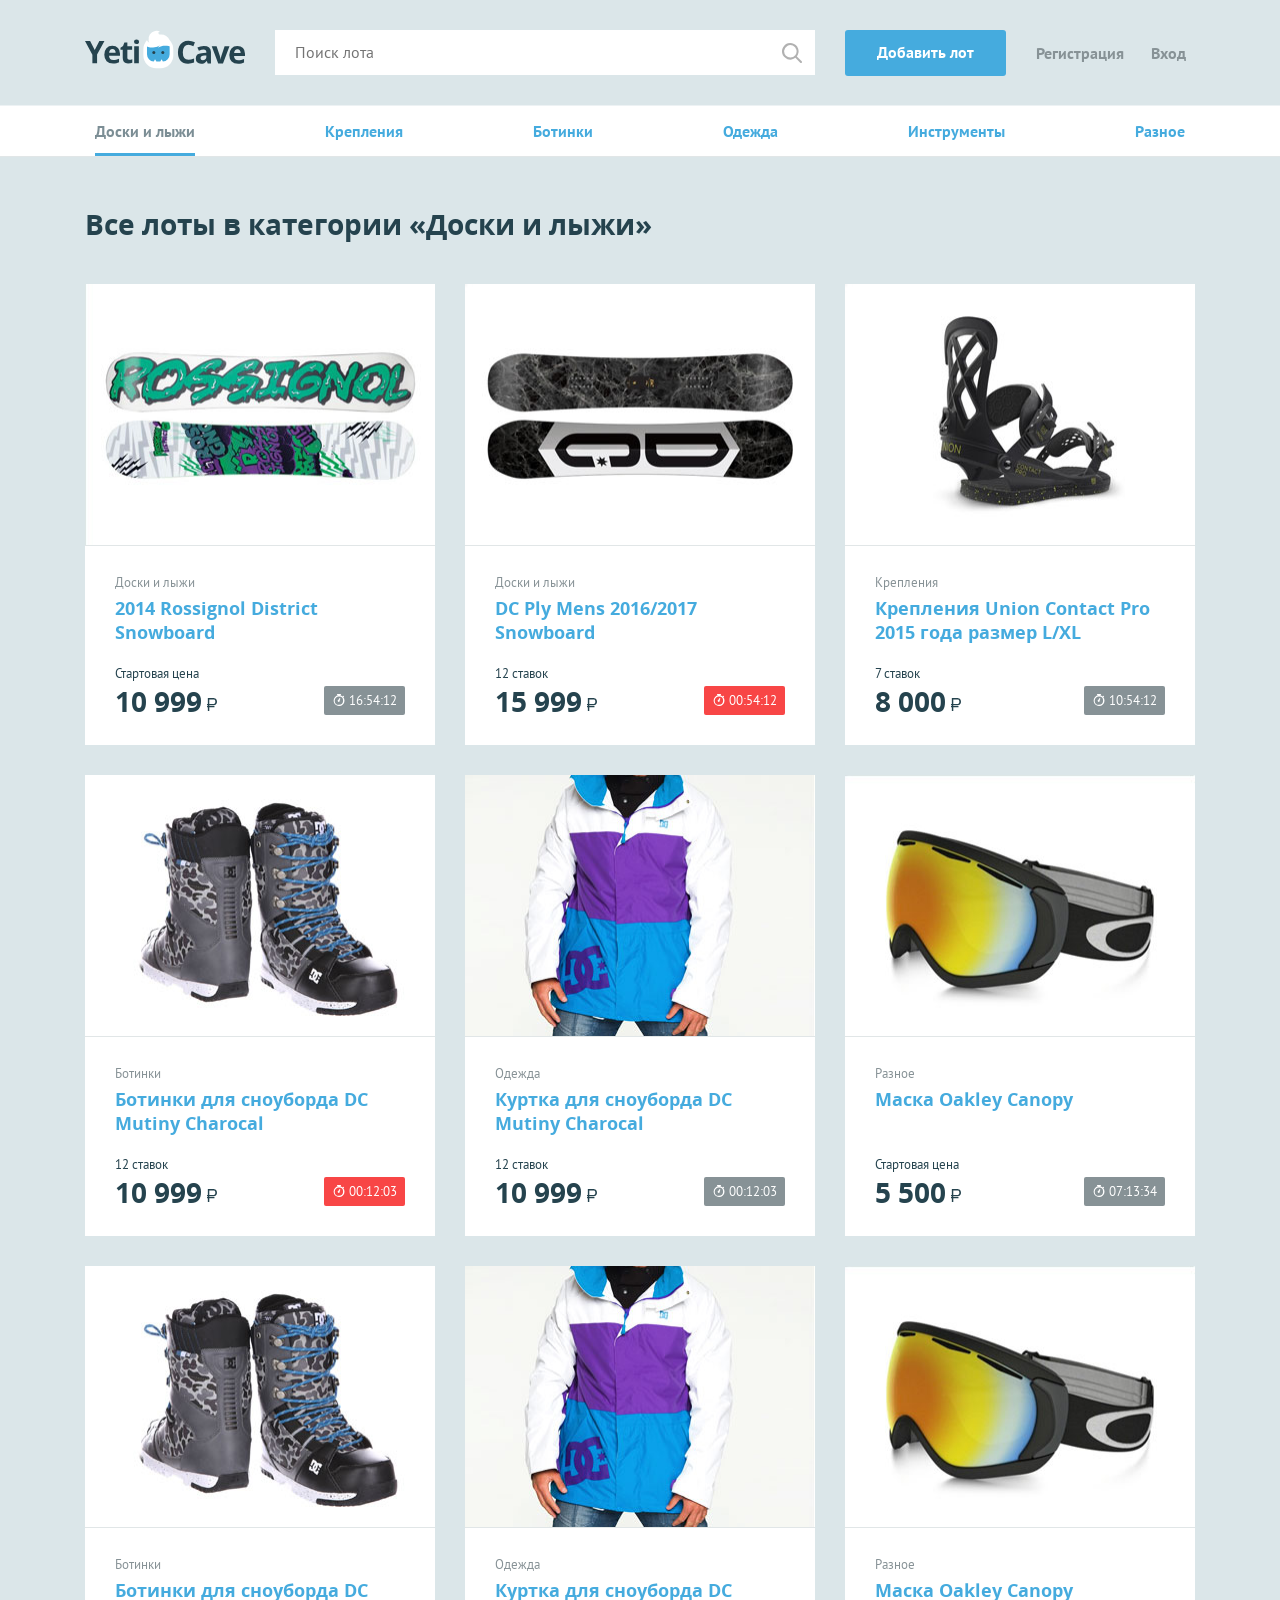
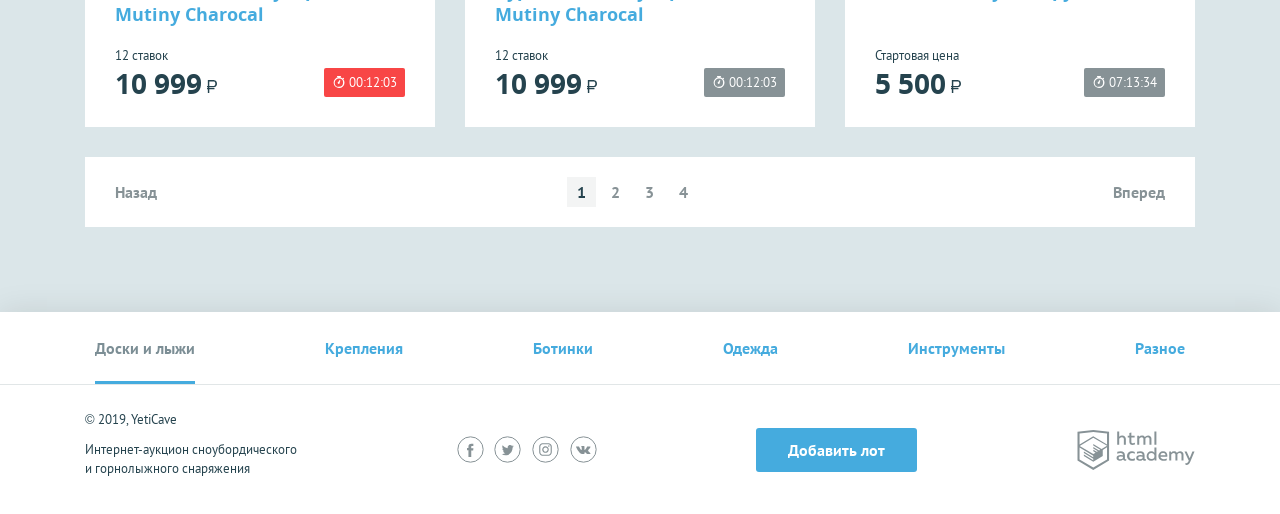
<file: pages/all-lots.html>
<!DOCTYPE html>
<html lang="ru">
<head>
  <meta charset="UTF-8">
  <title>Все лоты</title>
  <link href="../css/normalize.min.css" rel="stylesheet">
  <link href="../css/style.css" rel="stylesheet">
</head>
<body>

<div class="page-wrapper">

  <header class="main-header">
    <div class="main-header__container container">
      <h1 class="visually-hidden">YetiCave</h1>
      <a class="main-header__logo" href="index.html">
        <img src="../img/logo.svg" width="160" height="39" alt="Логотип компании YetiCave">
      </a>
      <form class="main-header__search" method="get" action="https://echo.htmlacademy.ru" autocomplete="off">
        <input type="search" name="search" placeholder="Поиск лота">
        <input class="main-header__search-btn" type="submit" name="find" value="Найти">
      </form>
      <a class="main-header__add-lot button" href="add-lot.html">Добавить лот</a>
      <nav class="user-menu">
        <ul class="user-menu__list">
          <li class="user-menu__item">
            <a href="sign-up.html">Регистрация</a>
          </li>
          <li class="user-menu__item">
            <a href="login.html">Вход</a>
          </li>
        </ul>
      </nav>
    </div>
  </header>

  <main>
    <nav class="nav">
      <ul class="nav__list container">
        <li class="nav__item nav__item--current">
          <a href="all-lots.html">Доски и лыжи</a>
        </li>
        <li class="nav__item">
          <a href="all-lots.html">Крепления</a>
        </li>
        <li class="nav__item">
          <a href="all-lots.html">Ботинки</a>
        </li>
        <li class="nav__item">
          <a href="all-lots.html">Одежда</a>
        </li>
        <li class="nav__item">
          <a href="all-lots.html">Инструменты</a>
        </li>
        <li class="nav__item">
          <a href="all-lots.html">Разное</a>
        </li>
      </ul>
    </nav>
    <div class="container">
      <section class="lots">
        <h2>Все лоты в категории <span>«Доски и лыжи»</span></h2>
        <ul class="lots__list">
          <li class="lots__item lot">
            <div class="lot__image">
              <img src="../uploads/lot-1.jpg" width="350" height="260" alt="Сноуборд">
            </div>
            <div class="lot__info">
              <span class="lot__category">Доски и лыжи</span>
              <h3 class="lot__title"><a class="text-link" href="lot.html">2014 Rossignol District Snowboard</a></h3>
              <div class="lot__state">
                <div class="lot__rate">
                  <span class="lot__amount">Стартовая цена</span>
                  <span class="lot__cost">10 999<b class="rub">р</b></span>
                </div>
                <div class="lot__timer timer">
                  16:54:12
                </div>
              </div>
            </div>
          </li>
          <li class="lots__item lot">
            <div class="lot__image">
              <img src="../uploads/lot-2.jpg" width="350" height="260" alt="Сноуборд">
            </div>
            <div class="lot__info">
              <span class="lot__category">Доски и лыжи</span>
              <h3 class="lot__title"><a class="text-link" href="lot.html">DC Ply Mens 2016/2017 Snowboard</a></h3>
              <div class="lot__state">
                <div class="lot__rate">
                  <span class="lot__amount">12 ставок</span>
                  <span class="lot__cost">15 999<b class="rub">р</b></span>
                </div>
                <div class="lot__timer timer timer--finishing">
                  00:54:12
                </div>
              </div>
            </div>
          </li>
          <li class="lots__item lot">
            <div class="lot__image">
              <img src="../uploads/lot-3.jpg" width="350" height="260" alt="Крепления">
            </div>
            <div class="lot__info">
              <span class="lot__category">Крепления</span>
              <h3 class="lot__title"><a class="text-link" href="lot.html">Крепления Union Contact Pro 2015 года размер
                L/XL</a></h3>
              <div class="lot__state">
                <div class="lot__rate">
                  <span class="lot__amount">7 ставок</span>
                  <span class="lot__cost">8 000<b class="rub">р</b></span>
                </div>
                <div class="lot__timer timer">
                  10:54:12
                </div>
              </div>
            </div>
          </li>
          <li class="lots__item lot">
            <div class="lot__image">
              <img src="../uploads/lot-4.jpg" width="350" height="260" alt="Ботинки">
            </div>
            <div class="lot__info">
              <span class="lot__category">Ботинки</span>
              <h3 class="lot__title"><a class="text-link" href="lot.html">Ботинки для сноуборда DC Mutiny Charocal</a>
              </h3>
              <div class="lot__state">
                <div class="lot__rate">
                  <span class="lot__amount">12 ставок</span>
                  <span class="lot__cost">10 999<b class="rub">р</b></span>
                </div>
                <div class="lot__timer timer timer--finishing">
                  00:12:03
                </div>
              </div>
            </div>
          </li>
          <li class="lots__item lot">
            <div class="lot__image">
              <img src="../uploads/lot-5.jpg" width="350" height="260" alt="Куртка">
            </div>
            <div class="lot__info">
              <span class="lot__category">Одежда</span>
              <h3 class="lot__title"><a class="text-link" href="lot.html">Куртка для сноуборда DC Mutiny Charocal</a></h3>
              <div class="lot__state">
                <div class="lot__rate">
                  <span class="lot__amount">12 ставок</span>
                  <span class="lot__cost">10 999<b class="rub">р</b></span>
                </div>
                <div class="lot__timer timer">
                  00:12:03
                </div>
              </div>
            </div>
          </li>
          <li class="lots__item lot">
            <div class="lot__image">
              <img src="../uploads/lot-6.jpg" width="350" height="260" alt="Маска">
            </div>
            <div class="lot__info">
              <span class="lot__category">Разное</span>
              <h3 class="lot__title"><a class="text-link" href="lot.html">Маска Oakley Canopy</a></h3>
              <div class="lot__state">
                <div class="lot__rate">
                  <span class="lot__amount">Стартовая цена</span>
                  <span class="lot__cost">5 500<b class="rub">р</b></span>
                </div>
                <div class="lot__timer timer">
                  07:13:34
                </div>
              </div>
            </div>
          </li>
          <li class="lots__item lot">
            <div class="lot__image">
              <img src="../uploads/lot-4.jpg" width="350" height="260" alt="Ботинки">
            </div>
            <div class="lot__info">
              <span class="lot__category">Ботинки</span>
              <h3 class="lot__title"><a class="text-link" href="lot.html">Ботинки для сноуборда DC Mutiny Charocal</a>
              </h3>
              <div class="lot__state">
                <div class="lot__rate">
                  <span class="lot__amount">12 ставок</span>
                  <span class="lot__cost">10 999<b class="rub">р</b></span>
                </div>
                <div class="lot__timer timer timer--finishing">
                  00:12:03
                </div>
              </div>
            </div>
          </li>
          <li class="lots__item lot">
            <div class="lot__image">
              <img src="../uploads/lot-5.jpg" width="350" height="260" alt="Куртка">
            </div>
            <div class="lot__info">
              <span class="lot__category">Одежда</span>
              <h3 class="lot__title"><a class="text-link" href="lot.html">Куртка для сноуборда DC Mutiny Charocal</a></h3>
              <div class="lot__state">
                <div class="lot__rate">
                  <span class="lot__amount">12 ставок</span>
                  <span class="lot__cost">10 999<b class="rub">р</b></span>
                </div>
                <div class="lot__timer timer">
                  00:12:03
                </div>
              </div>
            </div>
          </li>
          <li class="lots__item lot">
            <div class="lot__image">
              <img src="../uploads/lot-6.jpg" width="350" height="260" alt="Маска">
            </div>
            <div class="lot__info">
              <span class="lot__category">Разное</span>
              <h3 class="lot__title"><a class="text-link" href="lot.html">Маска Oakley Canopy</a></h3>
              <div class="lot__state">
                <div class="lot__rate">
                  <span class="lot__amount">Стартовая цена</span>
                  <span class="lot__cost">5 500<b class="rub">р</b></span>
                </div>
                <div class="lot__timer timer">
                  07:13:34
                </div>
              </div>
            </div>
          </li>
        </ul>
      </section>
      <ul class="pagination-list">
        <li class="pagination-item pagination-item-prev"><a>Назад</a></li>
        <li class="pagination-item pagination-item-active"><a>1</a></li>
        <li class="pagination-item"><a href="#">2</a></li>
        <li class="pagination-item"><a href="#">3</a></li>
        <li class="pagination-item"><a href="#">4</a></li>
        <li class="pagination-item pagination-item-next"><a href="#">Вперед</a></li>
      </ul>
    </div>
  </main>

</div>

<footer class="main-footer">
  <nav class="nav">
    <ul class="nav__list container">
      <li class="nav__item nav__item--current">
        <a href="all-lots.html">Доски и лыжи</a>
      </li>
      <li class="nav__item">
        <a href="all-lots.html">Крепления</a>
      </li>
      <li class="nav__item">
        <a href="all-lots.html">Ботинки</a>
      </li>
      <li class="nav__item">
        <a href="all-lots.html">Одежда</a>
      </li>
      <li class="nav__item">
        <a href="all-lots.html">Инструменты</a>
      </li>
      <li class="nav__item">
        <a href="all-lots.html">Разное</a>
      </li>
    </ul>
  </nav>
  <div class="main-footer__bottom container">
    <div class="main-footer__copyright">
      <p>© 2019, YetiCave</p>
      <p>Интернет-аукцион сноубордического и горнолыжного снаряжения</p>
    </div>
    <div class="main-footer__social social">
      <span class="visually-hidden">Мы в соцсетях:</span>
      <a class="social__link social__link--facebook" href="#">
        <span class="visually-hidden">Facebook</span>
        <svg width="27" height="27" viewBox="0 0 27 27" xmlns="http://www.w3.org/2000/svg"><circle stroke="#879296" fill="none" cx="13.5" cy="13.5" r="12.667"/><path fill="#879296" d="M14.26 20.983h-2.816v-6.626H10.04v-2.28h1.404v-1.364c0-1.862.79-2.922 3.04-2.922h1.87v2.28h-1.17c-.876 0-.972.322-.972.916v1.14h2.212l-.245 2.28h-1.92v6.625z"/></svg>
      </a>
      <span class="visually-hidden">,</span>
      <a class="social__link social__link--twitter" href="#">
        <span class="visually-hidden">Twitter</span>
        <svg width="27" height="27" viewBox="0 0 27 27" xmlns="http://www.w3.org/2000/svg"><circle stroke="#879296" fill="none" cx="13.5" cy="13.5" r="12.687"/><path fill="#879296" d="M18.38 10.572c.525-.336.913-.848 1.092-1.445-.485.305-1.02.52-1.58.635-.458-.525-1.12-.827-1.816-.83-1.388.063-2.473 1.226-2.44 2.615-.002.2.02.4.06.596-2.017-.144-3.87-1.16-5.076-2.78-.22.403-.335.856-.332 1.315-.01.865.403 1.68 1.104 2.188-.397-.016-.782-.13-1.123-.333-.03 1.207.78 2.272 1.95 2.567-.21.06-.43.09-.653.088-.155.015-.313.015-.47 0 .3 1.045 1.238 1.777 2.324 1.815-.864.724-1.956 1.12-3.083 1.122-.198.013-.397.013-.595 0 1.12.767 2.447 1.18 3.805 1.182 4.57 0 7.066-3.992 7.066-7.456v-.34c.49-.375.912-.835 1.24-1.357-.465.218-.963.36-1.473.42z"/></svg>
      </a>
      <span class="visually-hidden">,</span>
      <a class="social__link social__link--instagram" href="#">
        <span class="visually-hidden">Instagram</span>
        <svg width="27" height="27" viewBox="0 0 27 27" xmlns="http://www.w3.org/2000/svg"><circle stroke="#879296" fill="none" cx="13.5" cy="13.5" r="12.687"/><path fill="#879296" d="M13.5 8.3h2.567c.403.002.803.075 1.18.213.552.213.988.65 1.2 1.2.14.38.213.778.216 1.18v5.136c-.003.403-.076.803-.215 1.18-.213.552-.65.988-1.2 1.2-.378.14-.778.213-1.18.216h-5.135c-.403-.003-.802-.076-1.18-.215-.552-.214-.988-.65-1.2-1.2-.14-.38-.212-.78-.215-1.182V13.46v-2.566c.003-.403.076-.802.214-1.18.213-.552.65-.988 1.2-1.2.38-.14.778-.212 1.18-.215H13.5m0-1.143h-2.616c-.526.01-1.048.108-1.54.292-.853.33-1.527 1-1.856 1.854-.184.493-.283 1.014-.292 1.542v5.232c.01.526.108 1.048.292 1.54.33.853 1.003 1.527 1.855 1.856.493.184 1.015.283 1.54.293H16.117c.527-.01 1.048-.11 1.54-.293.854-.33 1.527-1.003 1.856-1.855.184-.493.283-1.015.293-1.54V13.46v-2.614c-.01-.528-.11-1.05-.293-1.542-.33-.853-1.002-1.525-1.855-1.855-.493-.185-1.014-.283-1.54-.293-.665.01-.89 0-2.617 0zm0 3.093c-2.51.007-4.07 2.73-2.808 4.898 1.26 2.17 4.398 2.16 5.645-.017.285-.495.434-1.058.433-1.63-.006-1.8-1.47-3.256-3.27-3.25zm0 5.378c-1.63-.007-2.64-1.777-1.82-3.185.823-1.41 2.86-1.4 3.67.017.18.316.276.675.278 1.04.006 1.177-.95 2.133-2.128 2.128zm4.118-5.524c0 .58-.626.94-1.127.65-.5-.29-.5-1.012 0-1.3.116-.067.245-.102.378-.102.418-.005.76.333.76.752z"/></svg>
      </a>
      <span class="visually-hidden">,</span>
      <a class="social__link social__link--vkontakte" href="#">
        <span class="visually-hidden">Вконтакте</span>
        <svg width="27" height="27" viewBox="0 0 27 27" xmlns="http://www.w3.org/2000/svg"><circle stroke="#879296" fill="none" cx="13.5" cy="13.5" r="12.666"/><path fill="#879296" d="M13.92 18.07c.142-.016.278-.074.39-.166.077-.107.118-.237.116-.37 0 0 0-1.13.516-1.296.517-.165 1.208 1.09 1.95 1.58.276.213.624.314.973.28h1.95s.973-.057.525-.837c-.38-.62-.865-1.17-1.432-1.626-1.208-1.1-1.043-.916.41-2.816.886-1.16 1.236-1.86 1.13-2.163-.108-.302-.76-.214-.76-.214h-2.164c-.092-.026-.19-.026-.282 0-.083.058-.15.135-.195.225-.224.57-.49 1.125-.8 1.656-.973 1.61-1.344 1.697-1.51 1.59-.37-.234-.272-.975-.272-1.433 0-1.56.243-2.202-.468-2.377-.32-.075-.647-.108-.974-.098-.604-.052-1.213.01-1.793.186-.243.116-.438.38-.32.4.245.018.474.13.642.31.152.303.225.638.214.975 0 0 .127 1.832-.302 2.056-.43.223-.692-.167-1.55-1.618-.29-.506-.547-1.03-.77-1.57-.038-.09-.098-.17-.174-.233-.1-.065-.214-.108-.332-.128H6.485s-.312 0-.42.137c-.106.135 0 .36 0 .36.87 2 2.022 3.868 3.42 5.543.923.996 2.21 1.573 3.567 1.598z"/></svg>
      </a>
    </div>
    <a class="main-footer__add-lot button" href="add-lot.html">Добавить лот</a>
    <div class="main-footer__developed-by">
      <span class="visually-hidden">Разработано:</span>
      <a class="logo-academy" href="https://htmlacademy.ru/intensive/php">
        <span class="visually-hidden">HTML Academy</span>
        <svg width="118" height="40" xmlns="http://www.w3.org/2000/svg" viewBox="0 0 117.01 40">
          <path fill="#879296"
                d="M280.33,109.39a2.14,2.14,0,0,1-.6.11.59.59,0,0,1-.66-.66v-3.24c0-2.73-1.62-4-4.18-4a11.08,11.08,0,0,0-3.47.6v1.85a8.05,8.05,0,0,1,3.26-.7c1.54,0,2.37.79,2.37,1.92v.32a12,12,0,0,0-2.36-.26c-1.88,0-4,.72-4,3,0,1.87,1.53,2.77,3.17,2.77a5.25,5.25,0,0,0,3.41-1.17,1.81,1.81,0,0,0,1.81,1.06,3.52,3.52,0,0,0,1.28-.23v-1.45Zm-3.28-.85a3.68,3.68,0,0,1-2.62,1.07c-.9,0-1.7-.45-1.7-1.34,0-1.13,1.21-1.49,2.36-1.49a10.56,10.56,0,0,1,2,.23v1.53Zm9,2.64a6.81,6.81,0,0,0,3-.62V108.7a5.44,5.44,0,0,1-2.64.7,3,3,0,1,1,0-6,4.42,4.42,0,0,1,2.51.75v-1.85a5.47,5.47,0,0,0-2.79-.7,4.69,4.69,0,0,0-5,4.84,4.57,4.57,0,0,0,4.88,4.69Zm8.29-5.8c-1.88,0-4,.72-4,3,0,1.87,1.53,2.77,3.17,2.77a5.25,5.25,0,0,0,3.41-1.17,1.81,1.81,0,0,0,1.81,1.05,3.54,3.54,0,0,0,1.28-.23v-1.45a2.13,2.13,0,0,1-.6.11.59.59,0,0,1-.66-.66v-3.24c0-2.73-1.62-4-4.18-4a11.08,11.08,0,0,0-3.47.6v1.85a8.05,8.05,0,0,1,3.26-.7c1.55,0,2.37.79,2.37,1.92v.32a12,12,0,0,0-2.36-.26Zm2.36,3.17a3.68,3.68,0,0,1-2.62,1.07c-.9,0-1.7-.45-1.7-1.34,0-1.13,1.21-1.49,2.36-1.49a10.56,10.56,0,0,1,2,.23v1.53Zm4.11-2.13a4.49,4.49,0,0,0,4.48,4.77,4.21,4.21,0,0,0,3.47-1.68v1.43h1.81V97.75h-2v5.31a4.19,4.19,0,0,0-3.26-1.41,4.49,4.49,0,0,0-4.48,4.77Zm7.73-1.11v2.2a3.15,3.15,0,0,1-2.88,1.9,3,3,0,0,1,0-6,3.16,3.16,0,0,1,2.88,1.88Zm9.12,5.88a7.75,7.75,0,0,0,3.24-.62v-1.73a6.62,6.62,0,0,1-2.86.64c-1.66,0-3.24-.68-3.47-2.3h6.8c.58-2.62-.66-5.52-4.26-5.52a4.53,4.53,0,0,0-4.58,4.77c0,3.18,2.36,4.77,5.13,4.77Zm-.45-7.86a2.13,2.13,0,0,1,2.36,2.34h-5a2.47,2.47,0,0,1,2.66-2.34Zm18.43,2v5.6h2v-5.65a3.32,3.32,0,0,0-3.43-3.64A4.48,4.48,0,0,0,331,103.1a3.09,3.09,0,0,0-2.83-1.45,4.13,4.13,0,0,0-3,1.38v-1.13h-1.79v9h2v-6.11a3.21,3.21,0,0,1,2.39-1.39,1.72,1.72,0,0,1,1.79,1.9v5.6h2v-5.65c0-.21,0-.41,0-.62a3,3,0,0,1,2.24-1.22,1.72,1.72,0,0,1,1.79,1.9Zm13-3.45h-2.11l-2.69,6.82-3.05-6.82h-2.15l4.3,9.12-.19.45c-.53,1.41-1.26,2.11-2.24,2.11a3.13,3.13,0,0,1-.92-.13v1.71a5.12,5.12,0,0,0,1.19.15c1.38,0,2.66-.79,3.64-3.15l4.24-10.27ZM273.33,89.11a3.18,3.18,0,0,1,2.53-1.51A2,2,0,0,1,278,89.77V95.1h2v-5.6a3.52,3.52,0,0,0-3.73-3.69,4.12,4.12,0,0,0-2.92,1.24V81.91h-2V95.1h2v-6Zm10.18,3.24c0,2.11,1.36,3,3.11,3a7.39,7.39,0,0,0,2.43-.4V93.2a4.87,4.87,0,0,1-1.83.36c-1.17,0-1.72-.4-1.72-1.58V87.83h3.28V86.06h-3.28V82.84l-2,.49v2.73h-1.62v1.77h1.62v4.52ZM293.38,89a3.21,3.21,0,0,1,2.39-1.39,1.72,1.72,0,0,1,1.79,1.9v5.6h2V89.45c0-.21,0-.41,0-.62a3,3,0,0,1,2.24-1.22,1.72,1.72,0,0,1,1.79,1.9v5.6h2V89.45a3.32,3.32,0,0,0-3.43-3.64A4.47,4.47,0,0,0,299,87.26a3.09,3.09,0,0,0-2.83-1.45,4.13,4.13,0,0,0-3,1.38V86.06h-1.79v9h2V89Zm15.16-7.09h2V95.1h-2Zm-61.11-1.57L231.64,82v28.95l15.79,9.4,15.79-9.4V82L247.6,80.35l-.17,0Zm13.73,29.43-13.73,8.17-13.73-8.17V97.9L247.37,106l0,1.47L238,101.93v1.43l9.41,5.66,0,1.51-9.41-5.6v1.43l9.41,5.66,9.5-5.69V104.9h0v-4.67l4.23-2.53v12.06Zm0-13.6-3.76,2.21-1.73,1-8.27-4.92v1.43l7.07,4.2-.06,0-.15.09-1,.59-5.83-3.47v1.43l4.61,2.74-1.09.73,0,0-3.48-2v1.43l2.28,1.34-2.33,1.4-13.6-8.08,13.62-8.19h0l13.79,8Zm0-1.44-13.8-8.14h0l-13.65,8.13V83.85l13.73-1.44,13.73,1.44V94.72Z"
                transform="translate(-231.64 -80.34)"/>
        </svg>
      </a>
    </div>
  </div>
</footer>

</body>
</html>
</file>
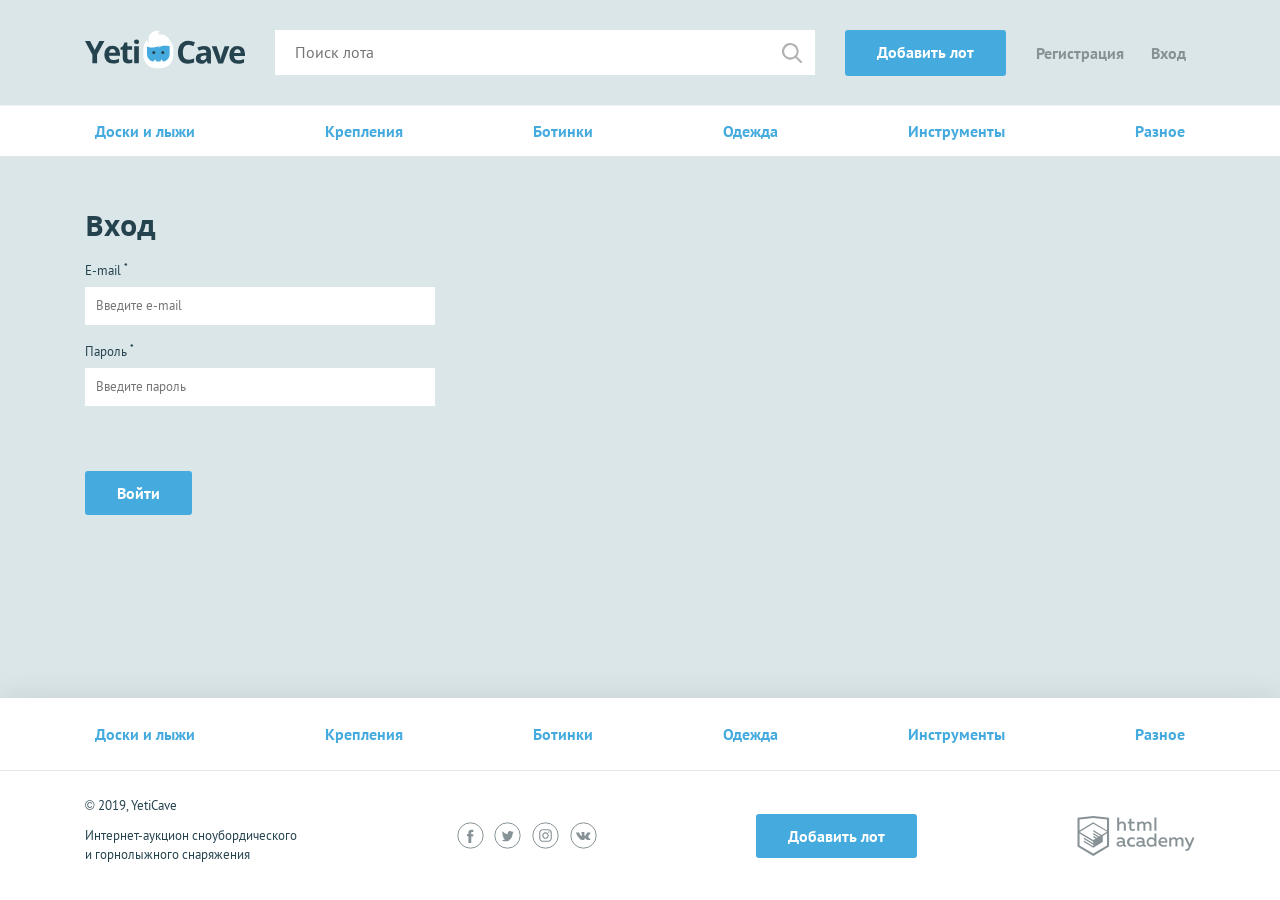
<file: pages/login.html>
<!DOCTYPE html>
<html lang="ru">
<head>
  <meta charset="UTF-8">
  <title>Вход</title>
  <link href="../css/normalize.min.css" rel="stylesheet">
  <link href="../css/style.css" rel="stylesheet">
</head>
<body>

<div class="page-wrapper">

  <header class="main-header">
    <div class="main-header__container container">
      <h1 class="visually-hidden">YetiCave</h1>
      <a class="main-header__logo" href="index.html">
        <img src="../img/logo.svg" width="160" height="39" alt="Логотип компании YetiCave">
      </a>
      <form class="main-header__search" method="get" action="https://echo.htmlacademy.ru" autocomplete="off">
        <input type="search" name="search" placeholder="Поиск лота">
        <input class="main-header__search-btn" type="submit" name="find" value="Найти">
      </form>
      <a class="main-header__add-lot button" href="add-lot.html">Добавить лот</a>
      <nav class="user-menu">
        <ul class="user-menu__list">
          <li class="user-menu__item">
            <a href="sign-up.html">Регистрация</a>
          </li>
          <li class="user-menu__item">
            <a href="login.html">Вход</a>
          </li>
        </ul>
      </nav>
    </div>
  </header>

  <main>
    <nav class="nav">
      <ul class="nav__list container">
        <li class="nav__item">
          <a href="all-lots.html">Доски и лыжи</a>
        </li>
        <li class="nav__item">
          <a href="all-lots.html">Крепления</a>
        </li>
        <li class="nav__item">
          <a href="all-lots.html">Ботинки</a>
        </li>
        <li class="nav__item">
          <a href="all-lots.html">Одежда</a>
        </li>
        <li class="nav__item">
          <a href="all-lots.html">Инструменты</a>
        </li>
        <li class="nav__item">
          <a href="all-lots.html">Разное</a>
        </li>
      </ul>
    </nav>
    <form class="form container" action="https://echo.htmlacademy.ru" method="post"> <!-- form--invalid -->
      <h2>Вход</h2>
      <div class="form__item"> <!-- form__item--invalid -->
        <label for="email">E-mail <sup>*</sup></label>
        <input id="email" type="text" name="email" placeholder="Введите e-mail">
        <span class="form__error">Введите e-mail</span>
      </div>
      <div class="form__item form__item--last">
        <label for="password">Пароль <sup>*</sup></label>
        <input id="password" type="password" name="password" placeholder="Введите пароль">
        <span class="form__error">Введите пароль</span>
      </div>
      <button type="submit" class="button">Войти</button>
    </form>
  </main>

</div>

<footer class="main-footer">
  <nav class="nav">
    <ul class="nav__list container">
      <li class="nav__item">
        <a href="all-lots.html">Доски и лыжи</a>
      </li>
      <li class="nav__item">
        <a href="all-lots.html">Крепления</a>
      </li>
      <li class="nav__item">
        <a href="all-lots.html">Ботинки</a>
      </li>
      <li class="nav__item">
        <a href="all-lots.html">Одежда</a>
      </li>
      <li class="nav__item">
        <a href="all-lots.html">Инструменты</a>
      </li>
      <li class="nav__item">
        <a href="all-lots.html">Разное</a>
      </li>
    </ul>
  </nav>
  <div class="main-footer__bottom container">
    <div class="main-footer__copyright">
      <p>© 2019, YetiCave</p>
      <p>Интернет-аукцион сноубордического и горнолыжного снаряжения</p>
    </div>
    <div class="main-footer__social social">
      <span class="visually-hidden">Мы в соцсетях:</span>
      <a class="social__link social__link--facebook" href="#">
        <span class="visually-hidden">Facebook</span>
        <svg width="27" height="27" viewBox="0 0 27 27" xmlns="http://www.w3.org/2000/svg"><circle stroke="#879296" fill="none" cx="13.5" cy="13.5" r="12.667"/><path fill="#879296" d="M14.26 20.983h-2.816v-6.626H10.04v-2.28h1.404v-1.364c0-1.862.79-2.922 3.04-2.922h1.87v2.28h-1.17c-.876 0-.972.322-.972.916v1.14h2.212l-.245 2.28h-1.92v6.625z"/></svg>
      </a>
      <span class="visually-hidden">,</span>
      <a class="social__link social__link--twitter" href="#">
        <span class="visually-hidden">Twitter</span>
        <svg width="27" height="27" viewBox="0 0 27 27" xmlns="http://www.w3.org/2000/svg"><circle stroke="#879296" fill="none" cx="13.5" cy="13.5" r="12.687"/><path fill="#879296" d="M18.38 10.572c.525-.336.913-.848 1.092-1.445-.485.305-1.02.52-1.58.635-.458-.525-1.12-.827-1.816-.83-1.388.063-2.473 1.226-2.44 2.615-.002.2.02.4.06.596-2.017-.144-3.87-1.16-5.076-2.78-.22.403-.335.856-.332 1.315-.01.865.403 1.68 1.104 2.188-.397-.016-.782-.13-1.123-.333-.03 1.207.78 2.272 1.95 2.567-.21.06-.43.09-.653.088-.155.015-.313.015-.47 0 .3 1.045 1.238 1.777 2.324 1.815-.864.724-1.956 1.12-3.083 1.122-.198.013-.397.013-.595 0 1.12.767 2.447 1.18 3.805 1.182 4.57 0 7.066-3.992 7.066-7.456v-.34c.49-.375.912-.835 1.24-1.357-.465.218-.963.36-1.473.42z"/></svg>
      </a>
      <span class="visually-hidden">,</span>
      <a class="social__link social__link--instagram" href="#">
        <span class="visually-hidden">Instagram</span>
        <svg width="27" height="27" viewBox="0 0 27 27" xmlns="http://www.w3.org/2000/svg"><circle stroke="#879296" fill="none" cx="13.5" cy="13.5" r="12.687"/><path fill="#879296" d="M13.5 8.3h2.567c.403.002.803.075 1.18.213.552.213.988.65 1.2 1.2.14.38.213.778.216 1.18v5.136c-.003.403-.076.803-.215 1.18-.213.552-.65.988-1.2 1.2-.378.14-.778.213-1.18.216h-5.135c-.403-.003-.802-.076-1.18-.215-.552-.214-.988-.65-1.2-1.2-.14-.38-.212-.78-.215-1.182V13.46v-2.566c.003-.403.076-.802.214-1.18.213-.552.65-.988 1.2-1.2.38-.14.778-.212 1.18-.215H13.5m0-1.143h-2.616c-.526.01-1.048.108-1.54.292-.853.33-1.527 1-1.856 1.854-.184.493-.283 1.014-.292 1.542v5.232c.01.526.108 1.048.292 1.54.33.853 1.003 1.527 1.855 1.856.493.184 1.015.283 1.54.293H16.117c.527-.01 1.048-.11 1.54-.293.854-.33 1.527-1.003 1.856-1.855.184-.493.283-1.015.293-1.54V13.46v-2.614c-.01-.528-.11-1.05-.293-1.542-.33-.853-1.002-1.525-1.855-1.855-.493-.185-1.014-.283-1.54-.293-.665.01-.89 0-2.617 0zm0 3.093c-2.51.007-4.07 2.73-2.808 4.898 1.26 2.17 4.398 2.16 5.645-.017.285-.495.434-1.058.433-1.63-.006-1.8-1.47-3.256-3.27-3.25zm0 5.378c-1.63-.007-2.64-1.777-1.82-3.185.823-1.41 2.86-1.4 3.67.017.18.316.276.675.278 1.04.006 1.177-.95 2.133-2.128 2.128zm4.118-5.524c0 .58-.626.94-1.127.65-.5-.29-.5-1.012 0-1.3.116-.067.245-.102.378-.102.418-.005.76.333.76.752z"/></svg>
      </a>
      <span class="visually-hidden">,</span>
      <a class="social__link social__link--vkontakte" href="#">
        <span class="visually-hidden">Вконтакте</span>
        <svg width="27" height="27" viewBox="0 0 27 27" xmlns="http://www.w3.org/2000/svg"><circle stroke="#879296" fill="none" cx="13.5" cy="13.5" r="12.666"/><path fill="#879296" d="M13.92 18.07c.142-.016.278-.074.39-.166.077-.107.118-.237.116-.37 0 0 0-1.13.516-1.296.517-.165 1.208 1.09 1.95 1.58.276.213.624.314.973.28h1.95s.973-.057.525-.837c-.38-.62-.865-1.17-1.432-1.626-1.208-1.1-1.043-.916.41-2.816.886-1.16 1.236-1.86 1.13-2.163-.108-.302-.76-.214-.76-.214h-2.164c-.092-.026-.19-.026-.282 0-.083.058-.15.135-.195.225-.224.57-.49 1.125-.8 1.656-.973 1.61-1.344 1.697-1.51 1.59-.37-.234-.272-.975-.272-1.433 0-1.56.243-2.202-.468-2.377-.32-.075-.647-.108-.974-.098-.604-.052-1.213.01-1.793.186-.243.116-.438.38-.32.4.245.018.474.13.642.31.152.303.225.638.214.975 0 0 .127 1.832-.302 2.056-.43.223-.692-.167-1.55-1.618-.29-.506-.547-1.03-.77-1.57-.038-.09-.098-.17-.174-.233-.1-.065-.214-.108-.332-.128H6.485s-.312 0-.42.137c-.106.135 0 .36 0 .36.87 2 2.022 3.868 3.42 5.543.923.996 2.21 1.573 3.567 1.598z"/></svg>
      </a>
    </div>
    <a class="main-footer__add-lot button" href="add-lot.html">Добавить лот</a>
    <div class="main-footer__developed-by">
      <span class="visually-hidden">Разработано:</span>
      <a class="logo-academy" href="https://htmlacademy.ru/intensive/php">
        <span class="visually-hidden">HTML Academy</span>
        <svg width="118" height="40" xmlns="http://www.w3.org/2000/svg" viewBox="0 0 117.01 40">
          <path fill="#879296"
                d="M280.33,109.39a2.14,2.14,0,0,1-.6.11.59.59,0,0,1-.66-.66v-3.24c0-2.73-1.62-4-4.18-4a11.08,11.08,0,0,0-3.47.6v1.85a8.05,8.05,0,0,1,3.26-.7c1.54,0,2.37.79,2.37,1.92v.32a12,12,0,0,0-2.36-.26c-1.88,0-4,.72-4,3,0,1.87,1.53,2.77,3.17,2.77a5.25,5.25,0,0,0,3.41-1.17,1.81,1.81,0,0,0,1.81,1.06,3.52,3.52,0,0,0,1.28-.23v-1.45Zm-3.28-.85a3.68,3.68,0,0,1-2.62,1.07c-.9,0-1.7-.45-1.7-1.34,0-1.13,1.21-1.49,2.36-1.49a10.56,10.56,0,0,1,2,.23v1.53Zm9,2.64a6.81,6.81,0,0,0,3-.62V108.7a5.44,5.44,0,0,1-2.64.7,3,3,0,1,1,0-6,4.42,4.42,0,0,1,2.51.75v-1.85a5.47,5.47,0,0,0-2.79-.7,4.69,4.69,0,0,0-5,4.84,4.57,4.57,0,0,0,4.88,4.69Zm8.29-5.8c-1.88,0-4,.72-4,3,0,1.87,1.53,2.77,3.17,2.77a5.25,5.25,0,0,0,3.41-1.17,1.81,1.81,0,0,0,1.81,1.05,3.54,3.54,0,0,0,1.28-.23v-1.45a2.13,2.13,0,0,1-.6.11.59.59,0,0,1-.66-.66v-3.24c0-2.73-1.62-4-4.18-4a11.08,11.08,0,0,0-3.47.6v1.85a8.05,8.05,0,0,1,3.26-.7c1.55,0,2.37.79,2.37,1.92v.32a12,12,0,0,0-2.36-.26Zm2.36,3.17a3.68,3.68,0,0,1-2.62,1.07c-.9,0-1.7-.45-1.7-1.34,0-1.13,1.21-1.49,2.36-1.49a10.56,10.56,0,0,1,2,.23v1.53Zm4.11-2.13a4.49,4.49,0,0,0,4.48,4.77,4.21,4.21,0,0,0,3.47-1.68v1.43h1.81V97.75h-2v5.31a4.19,4.19,0,0,0-3.26-1.41,4.49,4.49,0,0,0-4.48,4.77Zm7.73-1.11v2.2a3.15,3.15,0,0,1-2.88,1.9,3,3,0,0,1,0-6,3.16,3.16,0,0,1,2.88,1.88Zm9.12,5.88a7.75,7.75,0,0,0,3.24-.62v-1.73a6.62,6.62,0,0,1-2.86.64c-1.66,0-3.24-.68-3.47-2.3h6.8c.58-2.62-.66-5.52-4.26-5.52a4.53,4.53,0,0,0-4.58,4.77c0,3.18,2.36,4.77,5.13,4.77Zm-.45-7.86a2.13,2.13,0,0,1,2.36,2.34h-5a2.47,2.47,0,0,1,2.66-2.34Zm18.43,2v5.6h2v-5.65a3.32,3.32,0,0,0-3.43-3.64A4.48,4.48,0,0,0,331,103.1a3.09,3.09,0,0,0-2.83-1.45,4.13,4.13,0,0,0-3,1.38v-1.13h-1.79v9h2v-6.11a3.21,3.21,0,0,1,2.39-1.39,1.72,1.72,0,0,1,1.79,1.9v5.6h2v-5.65c0-.21,0-.41,0-.62a3,3,0,0,1,2.24-1.22,1.72,1.72,0,0,1,1.79,1.9Zm13-3.45h-2.11l-2.69,6.82-3.05-6.82h-2.15l4.3,9.12-.19.45c-.53,1.41-1.26,2.11-2.24,2.11a3.13,3.13,0,0,1-.92-.13v1.71a5.12,5.12,0,0,0,1.19.15c1.38,0,2.66-.79,3.64-3.15l4.24-10.27ZM273.33,89.11a3.18,3.18,0,0,1,2.53-1.51A2,2,0,0,1,278,89.77V95.1h2v-5.6a3.52,3.52,0,0,0-3.73-3.69,4.12,4.12,0,0,0-2.92,1.24V81.91h-2V95.1h2v-6Zm10.18,3.24c0,2.11,1.36,3,3.11,3a7.39,7.39,0,0,0,2.43-.4V93.2a4.87,4.87,0,0,1-1.83.36c-1.17,0-1.72-.4-1.72-1.58V87.83h3.28V86.06h-3.28V82.84l-2,.49v2.73h-1.62v1.77h1.62v4.52ZM293.38,89a3.21,3.21,0,0,1,2.39-1.39,1.72,1.72,0,0,1,1.79,1.9v5.6h2V89.45c0-.21,0-.41,0-.62a3,3,0,0,1,2.24-1.22,1.72,1.72,0,0,1,1.79,1.9v5.6h2V89.45a3.32,3.32,0,0,0-3.43-3.64A4.47,4.47,0,0,0,299,87.26a3.09,3.09,0,0,0-2.83-1.45,4.13,4.13,0,0,0-3,1.38V86.06h-1.79v9h2V89Zm15.16-7.09h2V95.1h-2Zm-61.11-1.57L231.64,82v28.95l15.79,9.4,15.79-9.4V82L247.6,80.35l-.17,0Zm13.73,29.43-13.73,8.17-13.73-8.17V97.9L247.37,106l0,1.47L238,101.93v1.43l9.41,5.66,0,1.51-9.41-5.6v1.43l9.41,5.66,9.5-5.69V104.9h0v-4.67l4.23-2.53v12.06Zm0-13.6-3.76,2.21-1.73,1-8.27-4.92v1.43l7.07,4.2-.06,0-.15.09-1,.59-5.83-3.47v1.43l4.61,2.74-1.09.73,0,0-3.48-2v1.43l2.28,1.34-2.33,1.4-13.6-8.08,13.62-8.19h0l13.79,8Zm0-1.44-13.8-8.14h0l-13.65,8.13V83.85l13.73-1.44,13.73,1.44V94.72Z"
                transform="translate(-231.64 -80.34)"/>
        </svg>
      </a>
    </div>
  </div>
</footer>

</body>
</html>
</file>
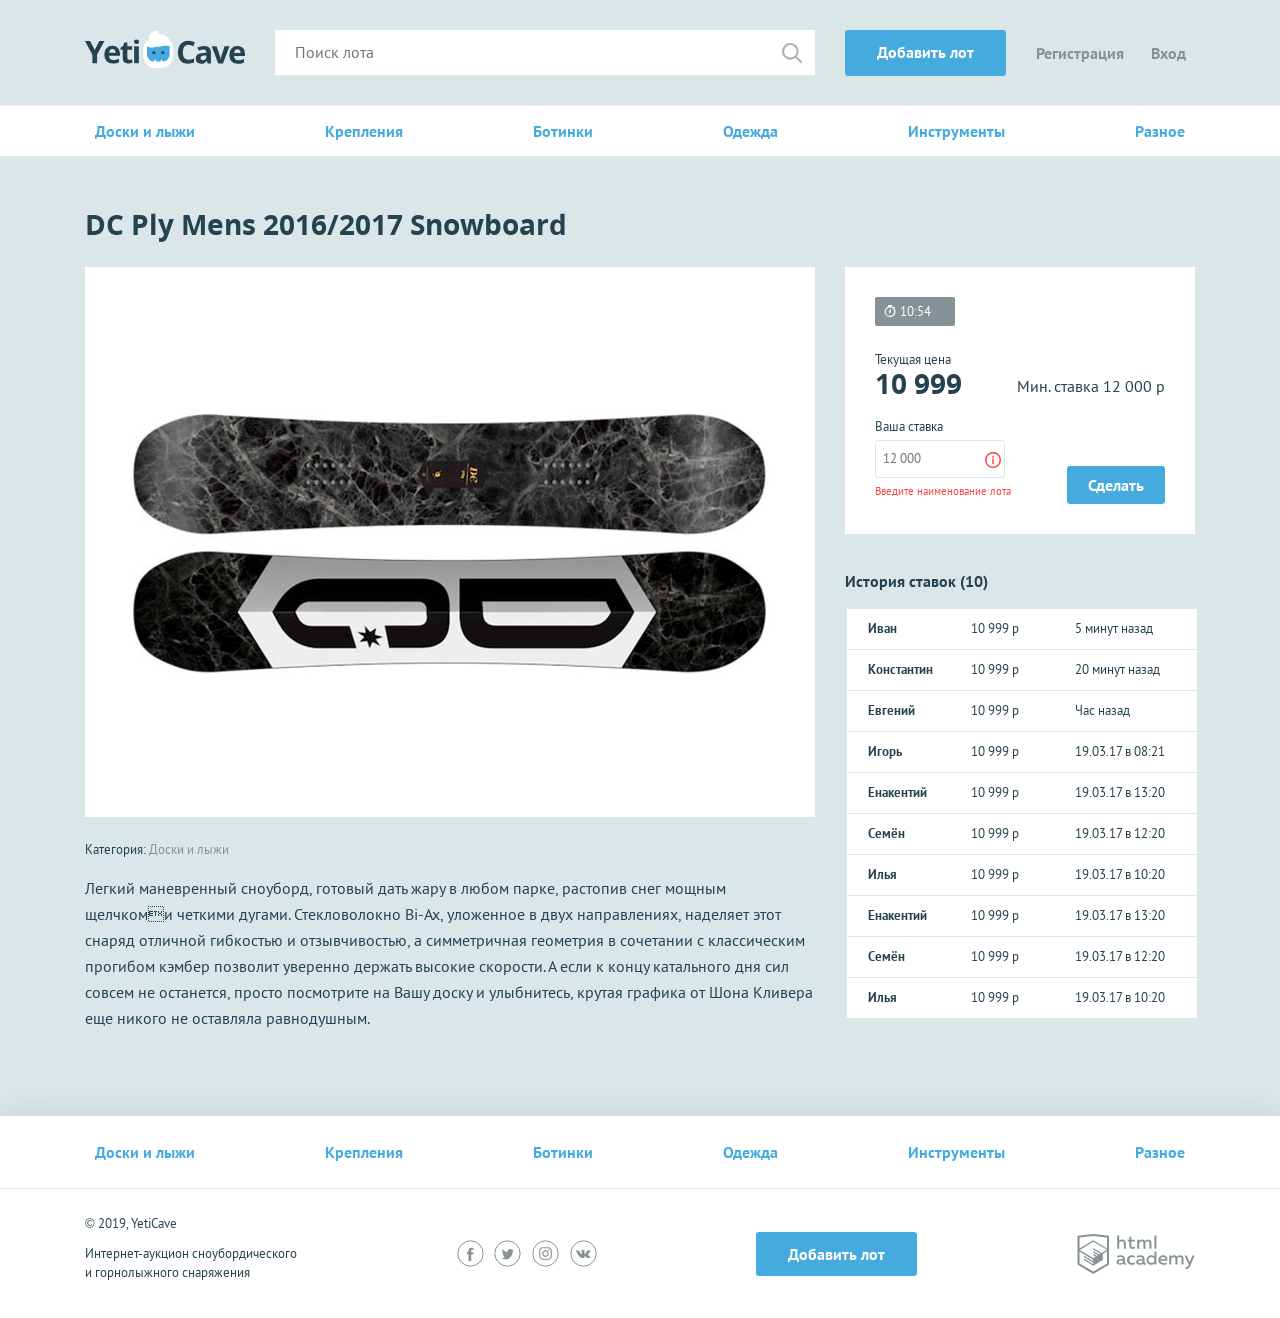
<file: pages/lot.html>
<!DOCTYPE html>
<html lang="ru">
<head>
  <meta charset="UTF-8">
  <title>DC Ply Mens 2016/2017 Snowboard</title>
  <link href="../css/normalize.min.css" rel="stylesheet">
  <link href="../css/style.css" rel="stylesheet">
</head>
<body>

<div class="page-wrapper">

  <header class="main-header">
    <div class="main-header__container container">
      <h1 class="visually-hidden">YetiCave</h1>
      <a class="main-header__logo" href="index.html">
        <img src="../img/logo.svg" width="160" height="39" alt="Логотип компании YetiCave">
      </a>
      <form class="main-header__search" method="get" action="https://echo.htmlacademy.ru" autocomplete="off">
        <input type="search" name="search" placeholder="Поиск лота">
        <input class="main-header__search-btn" type="submit" name="find" value="Найти">
      </form>
      <a class="main-header__add-lot button" href="add-lot.html">Добавить лот</a>
      <nav class="user-menu">
        <ul class="user-menu__list">
          <li class="user-menu__item">
            <a href="sign-up.html">Регистрация</a>
          </li>
          <li class="user-menu__item">
            <a href="login.html">Вход</a>
          </li>
        </ul>
      </nav>
    </div>
  </header>

  <main>
    <nav class="nav">
      <ul class="nav__list container">
        <li class="nav__item">
          <a href="all-lots.html">Доски и лыжи</a>
        </li>
        <li class="nav__item">
          <a href="all-lots.html">Крепления</a>
        </li>
        <li class="nav__item">
          <a href="all-lots.html">Ботинки</a>
        </li>
        <li class="nav__item">
          <a href="all-lots.html">Одежда</a>
        </li>
        <li class="nav__item">
          <a href="all-lots.html">Инструменты</a>
        </li>
        <li class="nav__item">
          <a href="all-lots.html">Разное</a>
        </li>
      </ul>
    </nav>
    <section class="lot-item container">
      <h2>DC Ply Mens 2016/2017 Snowboard</h2>
      <div class="lot-item__content">
        <div class="lot-item__left">
          <div class="lot-item__image">
            <img src="../uploads/lot-image.jpg" width="730" height="548" alt="Сноуборд">
          </div>
          <p class="lot-item__category">Категория: <span>Доски и лыжи</span></p>
          <p class="lot-item__description">Легкий маневренный сноуборд, готовый дать жару в любом парке, растопив
            снег
            мощным щелчкоми четкими дугами. Стекловолокно Bi-Ax, уложенное в двух направлениях, наделяет этот
            снаряд
            отличной гибкостью и отзывчивостью, а симметричная геометрия в сочетании с классическим прогибом
            кэмбер
            позволит уверенно держать высокие скорости. А если к концу катального дня сил совсем не останется,
            просто
            посмотрите на Вашу доску и улыбнитесь, крутая графика от Шона Кливера еще никого не оставляла
            равнодушным.</p>
        </div>
        <div class="lot-item__right">
          <div class="lot-item__state">
            <div class="lot-item__timer timer">
              10:54
            </div>
            <div class="lot-item__cost-state">
              <div class="lot-item__rate">
                <span class="lot-item__amount">Текущая цена</span>
                <span class="lot-item__cost">10 999</span>
              </div>
              <div class="lot-item__min-cost">
                Мин. ставка <span>12 000 р</span>
              </div>
            </div>
            <form class="lot-item__form" action="https://echo.htmlacademy.ru" method="post" autocomplete="off">
              <p class="lot-item__form-item form__item form__item--invalid">
                <label for="cost">Ваша ставка</label>
                <input id="cost" type="text" name="cost" placeholder="12 000">
                <span class="form__error">Введите наименование лота</span>
              </p>
              <button type="submit" class="button">Сделать ставку</button>
            </form>
          </div>
          <div class="history">
            <h3>История ставок (<span>10</span>)</h3>
            <table class="history__list">
              <tr class="history__item">
                <td class="history__name">Иван</td>
                <td class="history__price">10 999 р</td>
                <td class="history__time">5 минут назад</td>
              </tr>
              <tr class="history__item">
                <td class="history__name">Константин</td>
                <td class="history__price">10 999 р</td>
                <td class="history__time">20 минут назад</td>
              </tr>
              <tr class="history__item">
                <td class="history__name">Евгений</td>
                <td class="history__price">10 999 р</td>
                <td class="history__time">Час назад</td>
              </tr>
              <tr class="history__item">
                <td class="history__name">Игорь</td>
                <td class="history__price">10 999 р</td>
                <td class="history__time">19.03.17 в 08:21</td>
              </tr>
              <tr class="history__item">
                <td class="history__name">Енакентий</td>
                <td class="history__price">10 999 р</td>
                <td class="history__time">19.03.17 в 13:20</td>
              </tr>
              <tr class="history__item">
                <td class="history__name">Семён</td>
                <td class="history__price">10 999 р</td>
                <td class="history__time">19.03.17 в 12:20</td>
              </tr>
              <tr class="history__item">
                <td class="history__name">Илья</td>
                <td class="history__price">10 999 р</td>
                <td class="history__time">19.03.17 в 10:20</td>
              </tr>
              <tr class="history__item">
                <td class="history__name">Енакентий</td>
                <td class="history__price">10 999 р</td>
                <td class="history__time">19.03.17 в 13:20</td>
              </tr>
              <tr class="history__item">
                <td class="history__name">Семён</td>
                <td class="history__price">10 999 р</td>
                <td class="history__time">19.03.17 в 12:20</td>
              </tr>
              <tr class="history__item">
                <td class="history__name">Илья</td>
                <td class="history__price">10 999 р</td>
                <td class="history__time">19.03.17 в 10:20</td>
              </tr>
            </table>
          </div>
        </div>
      </div>
    </section>
  </main>

</div>

<footer class="main-footer">
  <nav class="nav">
    <ul class="nav__list container">
      <li class="nav__item">
        <a href="all-lots.html">Доски и лыжи</a>
      </li>
      <li class="nav__item">
        <a href="all-lots.html">Крепления</a>
      </li>
      <li class="nav__item">
        <a href="all-lots.html">Ботинки</a>
      </li>
      <li class="nav__item">
        <a href="all-lots.html">Одежда</a>
      </li>
      <li class="nav__item">
        <a href="all-lots.html">Инструменты</a>
      </li>
      <li class="nav__item">
        <a href="all-lots.html">Разное</a>
      </li>
    </ul>
  </nav>
  <div class="main-footer__bottom container">
    <div class="main-footer__copyright">
      <p>© 2019, YetiCave</p>
      <p>Интернет-аукцион сноубордического и горнолыжного снаряжения</p>
    </div>
    <div class="main-footer__social social">
      <span class="visually-hidden">Мы в соцсетях:</span>
      <a class="social__link social__link--facebook" href="#">
        <span class="visually-hidden">Facebook</span>
        <svg width="27" height="27" viewBox="0 0 27 27" xmlns="http://www.w3.org/2000/svg"><circle stroke="#879296" fill="none" cx="13.5" cy="13.5" r="12.667"/><path fill="#879296" d="M14.26 20.983h-2.816v-6.626H10.04v-2.28h1.404v-1.364c0-1.862.79-2.922 3.04-2.922h1.87v2.28h-1.17c-.876 0-.972.322-.972.916v1.14h2.212l-.245 2.28h-1.92v6.625z"/></svg>
      </a>
      <span class="visually-hidden">,</span>
      <a class="social__link social__link--twitter" href="#">
        <span class="visually-hidden">Twitter</span>
        <svg width="27" height="27" viewBox="0 0 27 27" xmlns="http://www.w3.org/2000/svg"><circle stroke="#879296" fill="none" cx="13.5" cy="13.5" r="12.687"/><path fill="#879296" d="M18.38 10.572c.525-.336.913-.848 1.092-1.445-.485.305-1.02.52-1.58.635-.458-.525-1.12-.827-1.816-.83-1.388.063-2.473 1.226-2.44 2.615-.002.2.02.4.06.596-2.017-.144-3.87-1.16-5.076-2.78-.22.403-.335.856-.332 1.315-.01.865.403 1.68 1.104 2.188-.397-.016-.782-.13-1.123-.333-.03 1.207.78 2.272 1.95 2.567-.21.06-.43.09-.653.088-.155.015-.313.015-.47 0 .3 1.045 1.238 1.777 2.324 1.815-.864.724-1.956 1.12-3.083 1.122-.198.013-.397.013-.595 0 1.12.767 2.447 1.18 3.805 1.182 4.57 0 7.066-3.992 7.066-7.456v-.34c.49-.375.912-.835 1.24-1.357-.465.218-.963.36-1.473.42z"/></svg>
      </a>
      <span class="visually-hidden">,</span>
      <a class="social__link social__link--instagram" href="#">
        <span class="visually-hidden">Instagram</span>
        <svg width="27" height="27" viewBox="0 0 27 27" xmlns="http://www.w3.org/2000/svg"><circle stroke="#879296" fill="none" cx="13.5" cy="13.5" r="12.687"/><path fill="#879296" d="M13.5 8.3h2.567c.403.002.803.075 1.18.213.552.213.988.65 1.2 1.2.14.38.213.778.216 1.18v5.136c-.003.403-.076.803-.215 1.18-.213.552-.65.988-1.2 1.2-.378.14-.778.213-1.18.216h-5.135c-.403-.003-.802-.076-1.18-.215-.552-.214-.988-.65-1.2-1.2-.14-.38-.212-.78-.215-1.182V13.46v-2.566c.003-.403.076-.802.214-1.18.213-.552.65-.988 1.2-1.2.38-.14.778-.212 1.18-.215H13.5m0-1.143h-2.616c-.526.01-1.048.108-1.54.292-.853.33-1.527 1-1.856 1.854-.184.493-.283 1.014-.292 1.542v5.232c.01.526.108 1.048.292 1.54.33.853 1.003 1.527 1.855 1.856.493.184 1.015.283 1.54.293H16.117c.527-.01 1.048-.11 1.54-.293.854-.33 1.527-1.003 1.856-1.855.184-.493.283-1.015.293-1.54V13.46v-2.614c-.01-.528-.11-1.05-.293-1.542-.33-.853-1.002-1.525-1.855-1.855-.493-.185-1.014-.283-1.54-.293-.665.01-.89 0-2.617 0zm0 3.093c-2.51.007-4.07 2.73-2.808 4.898 1.26 2.17 4.398 2.16 5.645-.017.285-.495.434-1.058.433-1.63-.006-1.8-1.47-3.256-3.27-3.25zm0 5.378c-1.63-.007-2.64-1.777-1.82-3.185.823-1.41 2.86-1.4 3.67.017.18.316.276.675.278 1.04.006 1.177-.95 2.133-2.128 2.128zm4.118-5.524c0 .58-.626.94-1.127.65-.5-.29-.5-1.012 0-1.3.116-.067.245-.102.378-.102.418-.005.76.333.76.752z"/></svg>
      </a>
      <span class="visually-hidden">,</span>
      <a class="social__link social__link--vkontakte" href="#">
        <span class="visually-hidden">Вконтакте</span>
        <svg width="27" height="27" viewBox="0 0 27 27" xmlns="http://www.w3.org/2000/svg"><circle stroke="#879296" fill="none" cx="13.5" cy="13.5" r="12.666"/><path fill="#879296" d="M13.92 18.07c.142-.016.278-.074.39-.166.077-.107.118-.237.116-.37 0 0 0-1.13.516-1.296.517-.165 1.208 1.09 1.95 1.58.276.213.624.314.973.28h1.95s.973-.057.525-.837c-.38-.62-.865-1.17-1.432-1.626-1.208-1.1-1.043-.916.41-2.816.886-1.16 1.236-1.86 1.13-2.163-.108-.302-.76-.214-.76-.214h-2.164c-.092-.026-.19-.026-.282 0-.083.058-.15.135-.195.225-.224.57-.49 1.125-.8 1.656-.973 1.61-1.344 1.697-1.51 1.59-.37-.234-.272-.975-.272-1.433 0-1.56.243-2.202-.468-2.377-.32-.075-.647-.108-.974-.098-.604-.052-1.213.01-1.793.186-.243.116-.438.38-.32.4.245.018.474.13.642.31.152.303.225.638.214.975 0 0 .127 1.832-.302 2.056-.43.223-.692-.167-1.55-1.618-.29-.506-.547-1.03-.77-1.57-.038-.09-.098-.17-.174-.233-.1-.065-.214-.108-.332-.128H6.485s-.312 0-.42.137c-.106.135 0 .36 0 .36.87 2 2.022 3.868 3.42 5.543.923.996 2.21 1.573 3.567 1.598z"/></svg>
      </a>
    </div>
    <a class="main-footer__add-lot button" href="add-lot.html">Добавить лот</a>
    <div class="main-footer__developed-by">
      <span class="visually-hidden">Разработано:</span>
      <a class="logo-academy" href="https://htmlacademy.ru/intensive/php">
        <span class="visually-hidden">HTML Academy</span>
        <svg width="118" height="40" xmlns="http://www.w3.org/2000/svg" viewBox="0 0 117.01 40">
          <path fill="#879296"
                d="M280.33,109.39a2.14,2.14,0,0,1-.6.11.59.59,0,0,1-.66-.66v-3.24c0-2.73-1.62-4-4.18-4a11.08,11.08,0,0,0-3.47.6v1.85a8.05,8.05,0,0,1,3.26-.7c1.54,0,2.37.79,2.37,1.92v.32a12,12,0,0,0-2.36-.26c-1.88,0-4,.72-4,3,0,1.87,1.53,2.77,3.17,2.77a5.25,5.25,0,0,0,3.41-1.17,1.81,1.81,0,0,0,1.81,1.06,3.52,3.52,0,0,0,1.28-.23v-1.45Zm-3.28-.85a3.68,3.68,0,0,1-2.62,1.07c-.9,0-1.7-.45-1.7-1.34,0-1.13,1.21-1.49,2.36-1.49a10.56,10.56,0,0,1,2,.23v1.53Zm9,2.64a6.81,6.81,0,0,0,3-.62V108.7a5.44,5.44,0,0,1-2.64.7,3,3,0,1,1,0-6,4.42,4.42,0,0,1,2.51.75v-1.85a5.47,5.47,0,0,0-2.79-.7,4.69,4.69,0,0,0-5,4.84,4.57,4.57,0,0,0,4.88,4.69Zm8.29-5.8c-1.88,0-4,.72-4,3,0,1.87,1.53,2.77,3.17,2.77a5.25,5.25,0,0,0,3.41-1.17,1.81,1.81,0,0,0,1.81,1.05,3.54,3.54,0,0,0,1.28-.23v-1.45a2.13,2.13,0,0,1-.6.11.59.59,0,0,1-.66-.66v-3.24c0-2.73-1.62-4-4.18-4a11.08,11.08,0,0,0-3.47.6v1.85a8.05,8.05,0,0,1,3.26-.7c1.55,0,2.37.79,2.37,1.92v.32a12,12,0,0,0-2.36-.26Zm2.36,3.17a3.68,3.68,0,0,1-2.62,1.07c-.9,0-1.7-.45-1.7-1.34,0-1.13,1.21-1.49,2.36-1.49a10.56,10.56,0,0,1,2,.23v1.53Zm4.11-2.13a4.49,4.49,0,0,0,4.48,4.77,4.21,4.21,0,0,0,3.47-1.68v1.43h1.81V97.75h-2v5.31a4.19,4.19,0,0,0-3.26-1.41,4.49,4.49,0,0,0-4.48,4.77Zm7.73-1.11v2.2a3.15,3.15,0,0,1-2.88,1.9,3,3,0,0,1,0-6,3.16,3.16,0,0,1,2.88,1.88Zm9.12,5.88a7.75,7.75,0,0,0,3.24-.62v-1.73a6.62,6.62,0,0,1-2.86.64c-1.66,0-3.24-.68-3.47-2.3h6.8c.58-2.62-.66-5.52-4.26-5.52a4.53,4.53,0,0,0-4.58,4.77c0,3.18,2.36,4.77,5.13,4.77Zm-.45-7.86a2.13,2.13,0,0,1,2.36,2.34h-5a2.47,2.47,0,0,1,2.66-2.34Zm18.43,2v5.6h2v-5.65a3.32,3.32,0,0,0-3.43-3.64A4.48,4.48,0,0,0,331,103.1a3.09,3.09,0,0,0-2.83-1.45,4.13,4.13,0,0,0-3,1.38v-1.13h-1.79v9h2v-6.11a3.21,3.21,0,0,1,2.39-1.39,1.72,1.72,0,0,1,1.79,1.9v5.6h2v-5.65c0-.21,0-.41,0-.62a3,3,0,0,1,2.24-1.22,1.72,1.72,0,0,1,1.79,1.9Zm13-3.45h-2.11l-2.69,6.82-3.05-6.82h-2.15l4.3,9.12-.19.45c-.53,1.41-1.26,2.11-2.24,2.11a3.13,3.13,0,0,1-.92-.13v1.71a5.12,5.12,0,0,0,1.19.15c1.38,0,2.66-.79,3.64-3.15l4.24-10.27ZM273.33,89.11a3.18,3.18,0,0,1,2.53-1.51A2,2,0,0,1,278,89.77V95.1h2v-5.6a3.52,3.52,0,0,0-3.73-3.69,4.12,4.12,0,0,0-2.92,1.24V81.91h-2V95.1h2v-6Zm10.18,3.24c0,2.11,1.36,3,3.11,3a7.39,7.39,0,0,0,2.43-.4V93.2a4.87,4.87,0,0,1-1.83.36c-1.17,0-1.72-.4-1.72-1.58V87.83h3.28V86.06h-3.28V82.84l-2,.49v2.73h-1.62v1.77h1.62v4.52ZM293.38,89a3.21,3.21,0,0,1,2.39-1.39,1.72,1.72,0,0,1,1.79,1.9v5.6h2V89.45c0-.21,0-.41,0-.62a3,3,0,0,1,2.24-1.22,1.72,1.72,0,0,1,1.79,1.9v5.6h2V89.45a3.32,3.32,0,0,0-3.43-3.64A4.47,4.47,0,0,0,299,87.26a3.09,3.09,0,0,0-2.83-1.45,4.13,4.13,0,0,0-3,1.38V86.06h-1.79v9h2V89Zm15.16-7.09h2V95.1h-2Zm-61.11-1.57L231.64,82v28.95l15.79,9.4,15.79-9.4V82L247.6,80.35l-.17,0Zm13.73,29.43-13.73,8.17-13.73-8.17V97.9L247.37,106l0,1.47L238,101.93v1.43l9.41,5.66,0,1.51-9.41-5.6v1.43l9.41,5.66,9.5-5.69V104.9h0v-4.67l4.23-2.53v12.06Zm0-13.6-3.76,2.21-1.73,1-8.27-4.92v1.43l7.07,4.2-.06,0-.15.09-1,.59-5.83-3.47v1.43l4.61,2.74-1.09.73,0,0-3.48-2v1.43l2.28,1.34-2.33,1.4-13.6-8.08,13.62-8.19h0l13.79,8Zm0-1.44-13.8-8.14h0l-13.65,8.13V83.85l13.73-1.44,13.73,1.44V94.72Z"
                transform="translate(-231.64 -80.34)"/>
        </svg>
      </a>
    </div>
  </div>
</footer>

</body>
</html>
</file>
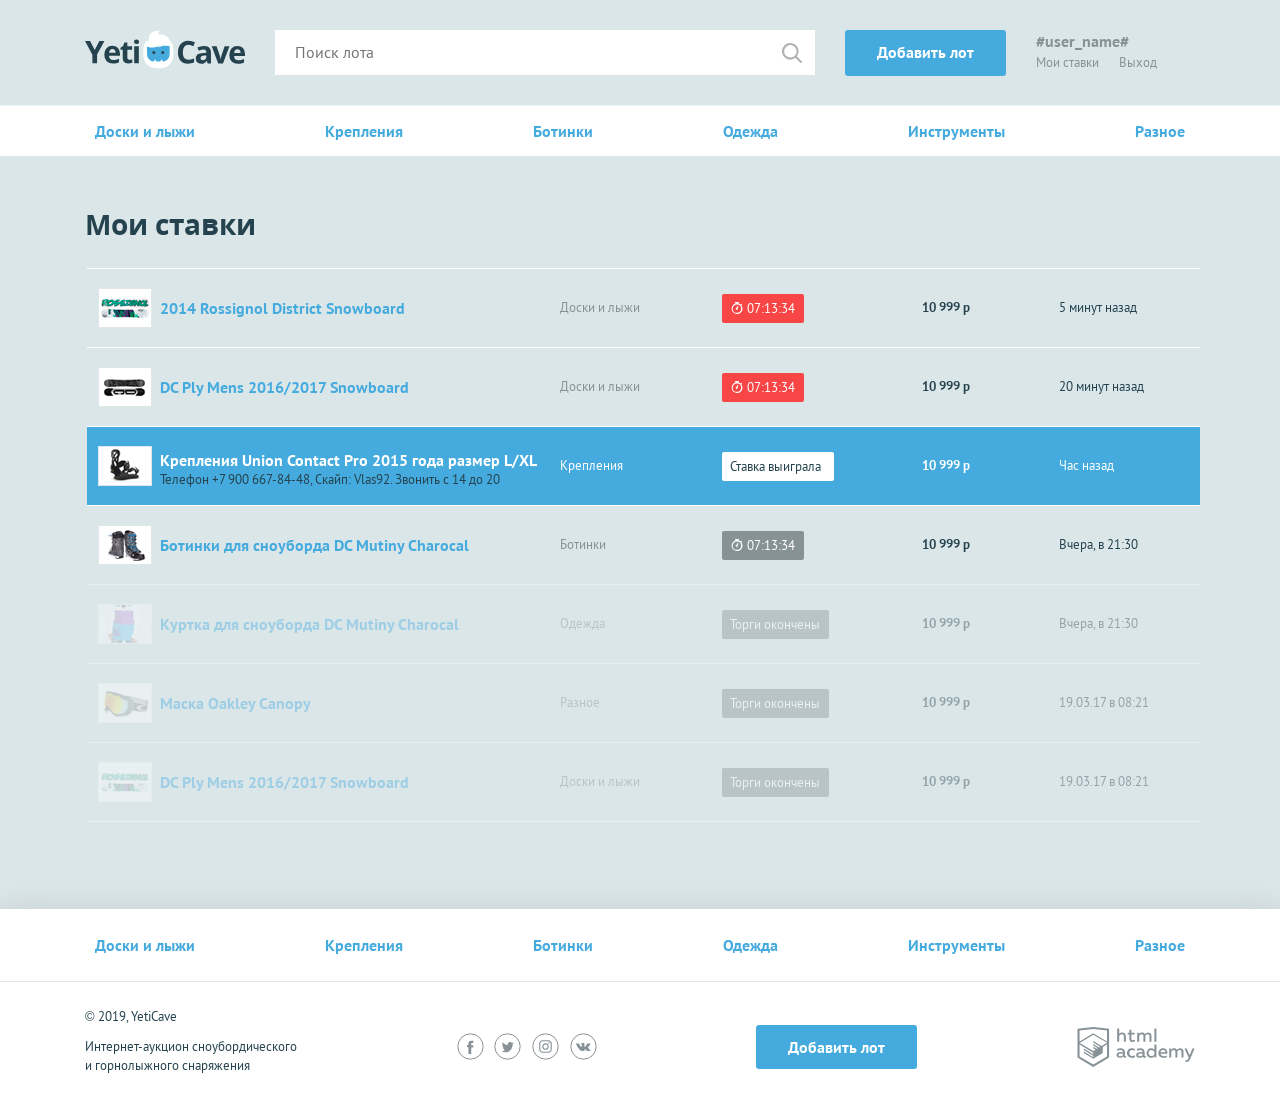
<file: pages/my-bets.html>
<!DOCTYPE html>
<html lang="ru">
<head>
  <meta charset="UTF-8">
  <title>Мои ставки</title>
  <link href="../css/normalize.min.css" rel="stylesheet">
  <link href="../css/style.css" rel="stylesheet">
</head>
<body>

<div class="page-wrapper">

  <header class="main-header">
    <div class="main-header__container container">
      <h1 class="visually-hidden">YetiCave</h1>
      <a class="main-header__logo" href="index.html">
        <img src="../img/logo.svg" width="160" height="39" alt="Логотип компании YetiCave">
      </a>
      <form class="main-header__search" method="get" action="https://echo.htmlacademy.ru" autocomplete="off">
        <input type="search" name="search" placeholder="Поиск лота">
        <input class="main-header__search-btn" type="submit" name="find" value="Найти">
      </form>
      <a class="main-header__add-lot button" href="add-lot.html">Добавить лот</a>
      <nav class="user-menu">
        <div class="user-menu__logged">
          <p>#user_name#</p>
          <a class="user-menu__bets user-menu" href="my-bets.html">Мои ставки</a>
          <a class="user-menu__logout" href="#">Выход</a>
        </div>
      </nav>
    </div>
  </header>

  <main>
    <nav class="nav">
      <ul class="nav__list container">
        <li class="nav__item">
          <a href="all-lots.html">Доски и лыжи</a>
        </li>
        <li class="nav__item">
          <a href="all-lots.html">Крепления</a>
        </li>
        <li class="nav__item">
          <a href="all-lots.html">Ботинки</a>
        </li>
        <li class="nav__item">
          <a href="all-lots.html">Одежда</a>
        </li>
        <li class="nav__item">
          <a href="all-lots.html">Инструменты</a>
        </li>
        <li class="nav__item">
          <a href="all-lots.html">Разное</a>
        </li>
      </ul>
    </nav>
    <section class="rates container">
      <h2>Мои ставки</h2>
      <table class="rates__list">
        <tr class="rates__item">
          <td class="rates__info">
            <div class="rates__img">
              <img src="../img/rate1.jpg" width="54" height="40" alt="Сноуборд">
            </div>
            <h3 class="rates__title"><a href="lot.html">2014 Rossignol District Snowboard</a></h3>
          </td>
          <td class="rates__category">
            Доски и лыжи
          </td>
          <td class="rates__timer">
            <div class="timer timer--finishing">07:13:34</div>
          </td>
          <td class="rates__price">
            10 999 р
          </td>
          <td class="rates__time">
            5 минут назад
          </td>
        </tr>
        <tr class="rates__item">
          <td class="rates__info">
            <div class="rates__img">
              <img src="../img/rate2.jpg" width="54" height="40" alt="Сноуборд">
            </div>
            <h3 class="rates__title"><a href="lot.html">DC Ply Mens 2016/2017 Snowboard</a></h3>
          </td>
          <td class="rates__category">
            Доски и лыжи
          </td>
          <td class="rates__timer">
            <div class="timer timer--finishing">07:13:34</div>
          </td>
          <td class="rates__price">
            10 999 р
          </td>
          <td class="rates__time">
            20 минут назад
          </td>
        </tr>
        <tr class="rates__item rates__item--win">
          <td class="rates__info">
            <div class="rates__img">
              <img src="../img/rate3.jpg" width="54" height="40" alt="Крепления">
            </div>
            <div>
              <h3 class="rates__title"><a href="lot.html">Крепления Union Contact Pro 2015 года размер L/XL</a></h3>
              <p>Телефон +7 900 667-84-48, Скайп: Vlas92. Звонить с 14 до 20</p>
            </div>
          </td>
          <td class="rates__category">
            Крепления
          </td>
          <td class="rates__timer">
            <div class="timer timer--win">Ставка выиграла</div>
          </td>
          <td class="rates__price">
            10 999 р
          </td>
          <td class="rates__time">
            Час назад
          </td>
        </tr>
        <tr class="rates__item">
          <td class="rates__info">
            <div class="rates__img">
              <img src="../img/rate4.jpg" width="54" height="40" alt="Ботинки">
            </div>
            <h3 class="rates__title"><a href="lot.html">Ботинки для сноуборда DC Mutiny Charocal</a></h3>
          </td>
          <td class="rates__category">
            Ботинки
          </td>
          <td class="rates__timer">
            <div class="timer">07:13:34</div>
          </td>
          <td class="rates__price">
            10 999 р
          </td>
          <td class="rates__time">
            Вчера, в 21:30
          </td>
        </tr>
        <tr class="rates__item rates__item--end">
          <td class="rates__info">
            <div class="rates__img">
              <img src="../img/rate5.jpg" width="54" height="40" alt="Куртка">
            </div>
            <h3 class="rates__title"><a href="lot.html">Куртка для сноуборда DC Mutiny Charocal</a></h3>
          </td>
          <td class="rates__category">
            Одежда
          </td>
          <td class="rates__timer">
            <div class="timer timer--end">Торги окончены</div>
          </td>
          <td class="rates__price">
            10 999 р
          </td>
          <td class="rates__time">
            Вчера, в 21:30
          </td>
        </tr>
        <tr class="rates__item rates__item--end">
          <td class="rates__info">
            <div class="rates__img">
              <img src="../img/rate6.jpg" width="54" height="40" alt="Маска">
            </div>
            <h3 class="rates__title"><a href="lot.html">Маска Oakley Canopy</a></h3>
          </td>
          <td class="rates__category">
            Разное
          </td>
          <td class="rates__timer">
            <div class="timer timer--end">Торги окончены</div>
          </td>
          <td class="rates__price">
            10 999 р
          </td>
          <td class="rates__time">
            19.03.17 в 08:21
          </td>
        </tr>
        <tr class="rates__item rates__item--end">
          <td class="rates__info">
            <div class="rates__img">
              <img src="../img/rate7.jpg" width="54" height="40" alt="Сноуборд">
            </div>
            <h3 class="rates__title"><a href="lot.html">DC Ply Mens 2016/2017 Snowboard</a></h3>
          </td>
          <td class="rates__category">
            Доски и лыжи
          </td>
          <td class="rates__timer">
            <div class="timer timer--end">Торги окончены</div>
          </td>
          <td class="rates__price">
            10 999 р
          </td>
          <td class="rates__time">
            19.03.17 в 08:21
          </td>
        </tr>
      </table>
    </section>
  </main>

</div>

<footer class="main-footer">
  <nav class="nav">
    <ul class="nav__list container">
      <li class="nav__item">
        <a href="all-lots.html">Доски и лыжи</a>
      </li>
      <li class="nav__item">
        <a href="all-lots.html">Крепления</a>
      </li>
      <li class="nav__item">
        <a href="all-lots.html">Ботинки</a>
      </li>
      <li class="nav__item">
        <a href="all-lots.html">Одежда</a>
      </li>
      <li class="nav__item">
        <a href="all-lots.html">Инструменты</a>
      </li>
      <li class="nav__item">
        <a href="all-lots.html">Разное</a>
      </li>
    </ul>
  </nav>
  <div class="main-footer__bottom container">
    <div class="main-footer__copyright">
      <p>© 2019, YetiCave</p>
      <p>Интернет-аукцион сноубордического и горнолыжного снаряжения</p>
    </div>
    <div class="main-footer__social social">
      <span class="visually-hidden">Мы в соцсетях:</span>
      <a class="social__link social__link--facebook" href="#">
        <span class="visually-hidden">Facebook</span>
        <svg width="27" height="27" viewBox="0 0 27 27" xmlns="http://www.w3.org/2000/svg"><circle stroke="#879296" fill="none" cx="13.5" cy="13.5" r="12.667"/><path fill="#879296" d="M14.26 20.983h-2.816v-6.626H10.04v-2.28h1.404v-1.364c0-1.862.79-2.922 3.04-2.922h1.87v2.28h-1.17c-.876 0-.972.322-.972.916v1.14h2.212l-.245 2.28h-1.92v6.625z"/></svg>
      </a>
      <span class="visually-hidden">,</span>
      <a class="social__link social__link--twitter" href="#">
        <span class="visually-hidden">Twitter</span>
        <svg width="27" height="27" viewBox="0 0 27 27" xmlns="http://www.w3.org/2000/svg"><circle stroke="#879296" fill="none" cx="13.5" cy="13.5" r="12.687"/><path fill="#879296" d="M18.38 10.572c.525-.336.913-.848 1.092-1.445-.485.305-1.02.52-1.58.635-.458-.525-1.12-.827-1.816-.83-1.388.063-2.473 1.226-2.44 2.615-.002.2.02.4.06.596-2.017-.144-3.87-1.16-5.076-2.78-.22.403-.335.856-.332 1.315-.01.865.403 1.68 1.104 2.188-.397-.016-.782-.13-1.123-.333-.03 1.207.78 2.272 1.95 2.567-.21.06-.43.09-.653.088-.155.015-.313.015-.47 0 .3 1.045 1.238 1.777 2.324 1.815-.864.724-1.956 1.12-3.083 1.122-.198.013-.397.013-.595 0 1.12.767 2.447 1.18 3.805 1.182 4.57 0 7.066-3.992 7.066-7.456v-.34c.49-.375.912-.835 1.24-1.357-.465.218-.963.36-1.473.42z"/></svg>
      </a>
      <span class="visually-hidden">,</span>
      <a class="social__link social__link--instagram" href="#">
        <span class="visually-hidden">Instagram</span>
        <svg width="27" height="27" viewBox="0 0 27 27" xmlns="http://www.w3.org/2000/svg"><circle stroke="#879296" fill="none" cx="13.5" cy="13.5" r="12.687"/><path fill="#879296" d="M13.5 8.3h2.567c.403.002.803.075 1.18.213.552.213.988.65 1.2 1.2.14.38.213.778.216 1.18v5.136c-.003.403-.076.803-.215 1.18-.213.552-.65.988-1.2 1.2-.378.14-.778.213-1.18.216h-5.135c-.403-.003-.802-.076-1.18-.215-.552-.214-.988-.65-1.2-1.2-.14-.38-.212-.78-.215-1.182V13.46v-2.566c.003-.403.076-.802.214-1.18.213-.552.65-.988 1.2-1.2.38-.14.778-.212 1.18-.215H13.5m0-1.143h-2.616c-.526.01-1.048.108-1.54.292-.853.33-1.527 1-1.856 1.854-.184.493-.283 1.014-.292 1.542v5.232c.01.526.108 1.048.292 1.54.33.853 1.003 1.527 1.855 1.856.493.184 1.015.283 1.54.293H16.117c.527-.01 1.048-.11 1.54-.293.854-.33 1.527-1.003 1.856-1.855.184-.493.283-1.015.293-1.54V13.46v-2.614c-.01-.528-.11-1.05-.293-1.542-.33-.853-1.002-1.525-1.855-1.855-.493-.185-1.014-.283-1.54-.293-.665.01-.89 0-2.617 0zm0 3.093c-2.51.007-4.07 2.73-2.808 4.898 1.26 2.17 4.398 2.16 5.645-.017.285-.495.434-1.058.433-1.63-.006-1.8-1.47-3.256-3.27-3.25zm0 5.378c-1.63-.007-2.64-1.777-1.82-3.185.823-1.41 2.86-1.4 3.67.017.18.316.276.675.278 1.04.006 1.177-.95 2.133-2.128 2.128zm4.118-5.524c0 .58-.626.94-1.127.65-.5-.29-.5-1.012 0-1.3.116-.067.245-.102.378-.102.418-.005.76.333.76.752z"/></svg>
      </a>
      <span class="visually-hidden">,</span>
      <a class="social__link social__link--vkontakte" href="#">
        <span class="visually-hidden">Вконтакте</span>
        <svg width="27" height="27" viewBox="0 0 27 27" xmlns="http://www.w3.org/2000/svg"><circle stroke="#879296" fill="none" cx="13.5" cy="13.5" r="12.666"/><path fill="#879296" d="M13.92 18.07c.142-.016.278-.074.39-.166.077-.107.118-.237.116-.37 0 0 0-1.13.516-1.296.517-.165 1.208 1.09 1.95 1.58.276.213.624.314.973.28h1.95s.973-.057.525-.837c-.38-.62-.865-1.17-1.432-1.626-1.208-1.1-1.043-.916.41-2.816.886-1.16 1.236-1.86 1.13-2.163-.108-.302-.76-.214-.76-.214h-2.164c-.092-.026-.19-.026-.282 0-.083.058-.15.135-.195.225-.224.57-.49 1.125-.8 1.656-.973 1.61-1.344 1.697-1.51 1.59-.37-.234-.272-.975-.272-1.433 0-1.56.243-2.202-.468-2.377-.32-.075-.647-.108-.974-.098-.604-.052-1.213.01-1.793.186-.243.116-.438.38-.32.4.245.018.474.13.642.31.152.303.225.638.214.975 0 0 .127 1.832-.302 2.056-.43.223-.692-.167-1.55-1.618-.29-.506-.547-1.03-.77-1.57-.038-.09-.098-.17-.174-.233-.1-.065-.214-.108-.332-.128H6.485s-.312 0-.42.137c-.106.135 0 .36 0 .36.87 2 2.022 3.868 3.42 5.543.923.996 2.21 1.573 3.567 1.598z"/></svg>
      </a>
    </div>
    <a class="main-footer__add-lot button" href="add-lot.html">Добавить лот</a>
    <div class="main-footer__developed-by">
      <span class="visually-hidden">Разработано:</span>
      <a class="logo-academy" href="https://htmlacademy.ru/intensive/php">
        <span class="visually-hidden">HTML Academy</span>
        <svg width="118" height="40" xmlns="http://www.w3.org/2000/svg" viewBox="0 0 117.01 40">
          <path fill="#879296"
                d="M280.33,109.39a2.14,2.14,0,0,1-.6.11.59.59,0,0,1-.66-.66v-3.24c0-2.73-1.62-4-4.18-4a11.08,11.08,0,0,0-3.47.6v1.85a8.05,8.05,0,0,1,3.26-.7c1.54,0,2.37.79,2.37,1.92v.32a12,12,0,0,0-2.36-.26c-1.88,0-4,.72-4,3,0,1.87,1.53,2.77,3.17,2.77a5.25,5.25,0,0,0,3.41-1.17,1.81,1.81,0,0,0,1.81,1.06,3.52,3.52,0,0,0,1.28-.23v-1.45Zm-3.28-.85a3.68,3.68,0,0,1-2.62,1.07c-.9,0-1.7-.45-1.7-1.34,0-1.13,1.21-1.49,2.36-1.49a10.56,10.56,0,0,1,2,.23v1.53Zm9,2.64a6.81,6.81,0,0,0,3-.62V108.7a5.44,5.44,0,0,1-2.64.7,3,3,0,1,1,0-6,4.42,4.42,0,0,1,2.51.75v-1.85a5.47,5.47,0,0,0-2.79-.7,4.69,4.69,0,0,0-5,4.84,4.57,4.57,0,0,0,4.88,4.69Zm8.29-5.8c-1.88,0-4,.72-4,3,0,1.87,1.53,2.77,3.17,2.77a5.25,5.25,0,0,0,3.41-1.17,1.81,1.81,0,0,0,1.81,1.05,3.54,3.54,0,0,0,1.28-.23v-1.45a2.13,2.13,0,0,1-.6.11.59.59,0,0,1-.66-.66v-3.24c0-2.73-1.62-4-4.18-4a11.08,11.08,0,0,0-3.47.6v1.85a8.05,8.05,0,0,1,3.26-.7c1.55,0,2.37.79,2.37,1.92v.32a12,12,0,0,0-2.36-.26Zm2.36,3.17a3.68,3.68,0,0,1-2.62,1.07c-.9,0-1.7-.45-1.7-1.34,0-1.13,1.21-1.49,2.36-1.49a10.56,10.56,0,0,1,2,.23v1.53Zm4.11-2.13a4.49,4.49,0,0,0,4.48,4.77,4.21,4.21,0,0,0,3.47-1.68v1.43h1.81V97.75h-2v5.31a4.19,4.19,0,0,0-3.26-1.41,4.49,4.49,0,0,0-4.48,4.77Zm7.73-1.11v2.2a3.15,3.15,0,0,1-2.88,1.9,3,3,0,0,1,0-6,3.16,3.16,0,0,1,2.88,1.88Zm9.12,5.88a7.75,7.75,0,0,0,3.24-.62v-1.73a6.62,6.62,0,0,1-2.86.64c-1.66,0-3.24-.68-3.47-2.3h6.8c.58-2.62-.66-5.52-4.26-5.52a4.53,4.53,0,0,0-4.58,4.77c0,3.18,2.36,4.77,5.13,4.77Zm-.45-7.86a2.13,2.13,0,0,1,2.36,2.34h-5a2.47,2.47,0,0,1,2.66-2.34Zm18.43,2v5.6h2v-5.65a3.32,3.32,0,0,0-3.43-3.64A4.48,4.48,0,0,0,331,103.1a3.09,3.09,0,0,0-2.83-1.45,4.13,4.13,0,0,0-3,1.38v-1.13h-1.79v9h2v-6.11a3.21,3.21,0,0,1,2.39-1.39,1.72,1.72,0,0,1,1.79,1.9v5.6h2v-5.65c0-.21,0-.41,0-.62a3,3,0,0,1,2.24-1.22,1.72,1.72,0,0,1,1.79,1.9Zm13-3.45h-2.11l-2.69,6.82-3.05-6.82h-2.15l4.3,9.12-.19.45c-.53,1.41-1.26,2.11-2.24,2.11a3.13,3.13,0,0,1-.92-.13v1.71a5.12,5.12,0,0,0,1.19.15c1.38,0,2.66-.79,3.64-3.15l4.24-10.27ZM273.33,89.11a3.18,3.18,0,0,1,2.53-1.51A2,2,0,0,1,278,89.77V95.1h2v-5.6a3.52,3.52,0,0,0-3.73-3.69,4.12,4.12,0,0,0-2.92,1.24V81.91h-2V95.1h2v-6Zm10.18,3.24c0,2.11,1.36,3,3.11,3a7.39,7.39,0,0,0,2.43-.4V93.2a4.87,4.87,0,0,1-1.83.36c-1.17,0-1.72-.4-1.72-1.58V87.83h3.28V86.06h-3.28V82.84l-2,.49v2.73h-1.62v1.77h1.62v4.52ZM293.38,89a3.21,3.21,0,0,1,2.39-1.39,1.72,1.72,0,0,1,1.79,1.9v5.6h2V89.45c0-.21,0-.41,0-.62a3,3,0,0,1,2.24-1.22,1.72,1.72,0,0,1,1.79,1.9v5.6h2V89.45a3.32,3.32,0,0,0-3.43-3.64A4.47,4.47,0,0,0,299,87.26a3.09,3.09,0,0,0-2.83-1.45,4.13,4.13,0,0,0-3,1.38V86.06h-1.79v9h2V89Zm15.16-7.09h2V95.1h-2Zm-61.11-1.57L231.64,82v28.95l15.79,9.4,15.79-9.4V82L247.6,80.35l-.17,0Zm13.73,29.43-13.73,8.17-13.73-8.17V97.9L247.37,106l0,1.47L238,101.93v1.43l9.41,5.66,0,1.51-9.41-5.6v1.43l9.41,5.66,9.5-5.69V104.9h0v-4.67l4.23-2.53v12.06Zm0-13.6-3.76,2.21-1.73,1-8.27-4.92v1.43l7.07,4.2-.06,0-.15.09-1,.59-5.83-3.47v1.43l4.61,2.74-1.09.73,0,0-3.48-2v1.43l2.28,1.34-2.33,1.4-13.6-8.08,13.62-8.19h0l13.79,8Zm0-1.44-13.8-8.14h0l-13.65,8.13V83.85l13.73-1.44,13.73,1.44V94.72Z"
                transform="translate(-231.64 -80.34)"/>
        </svg>
      </a>
    </div>
  </div>
</footer>

</body>
</html>
</file>
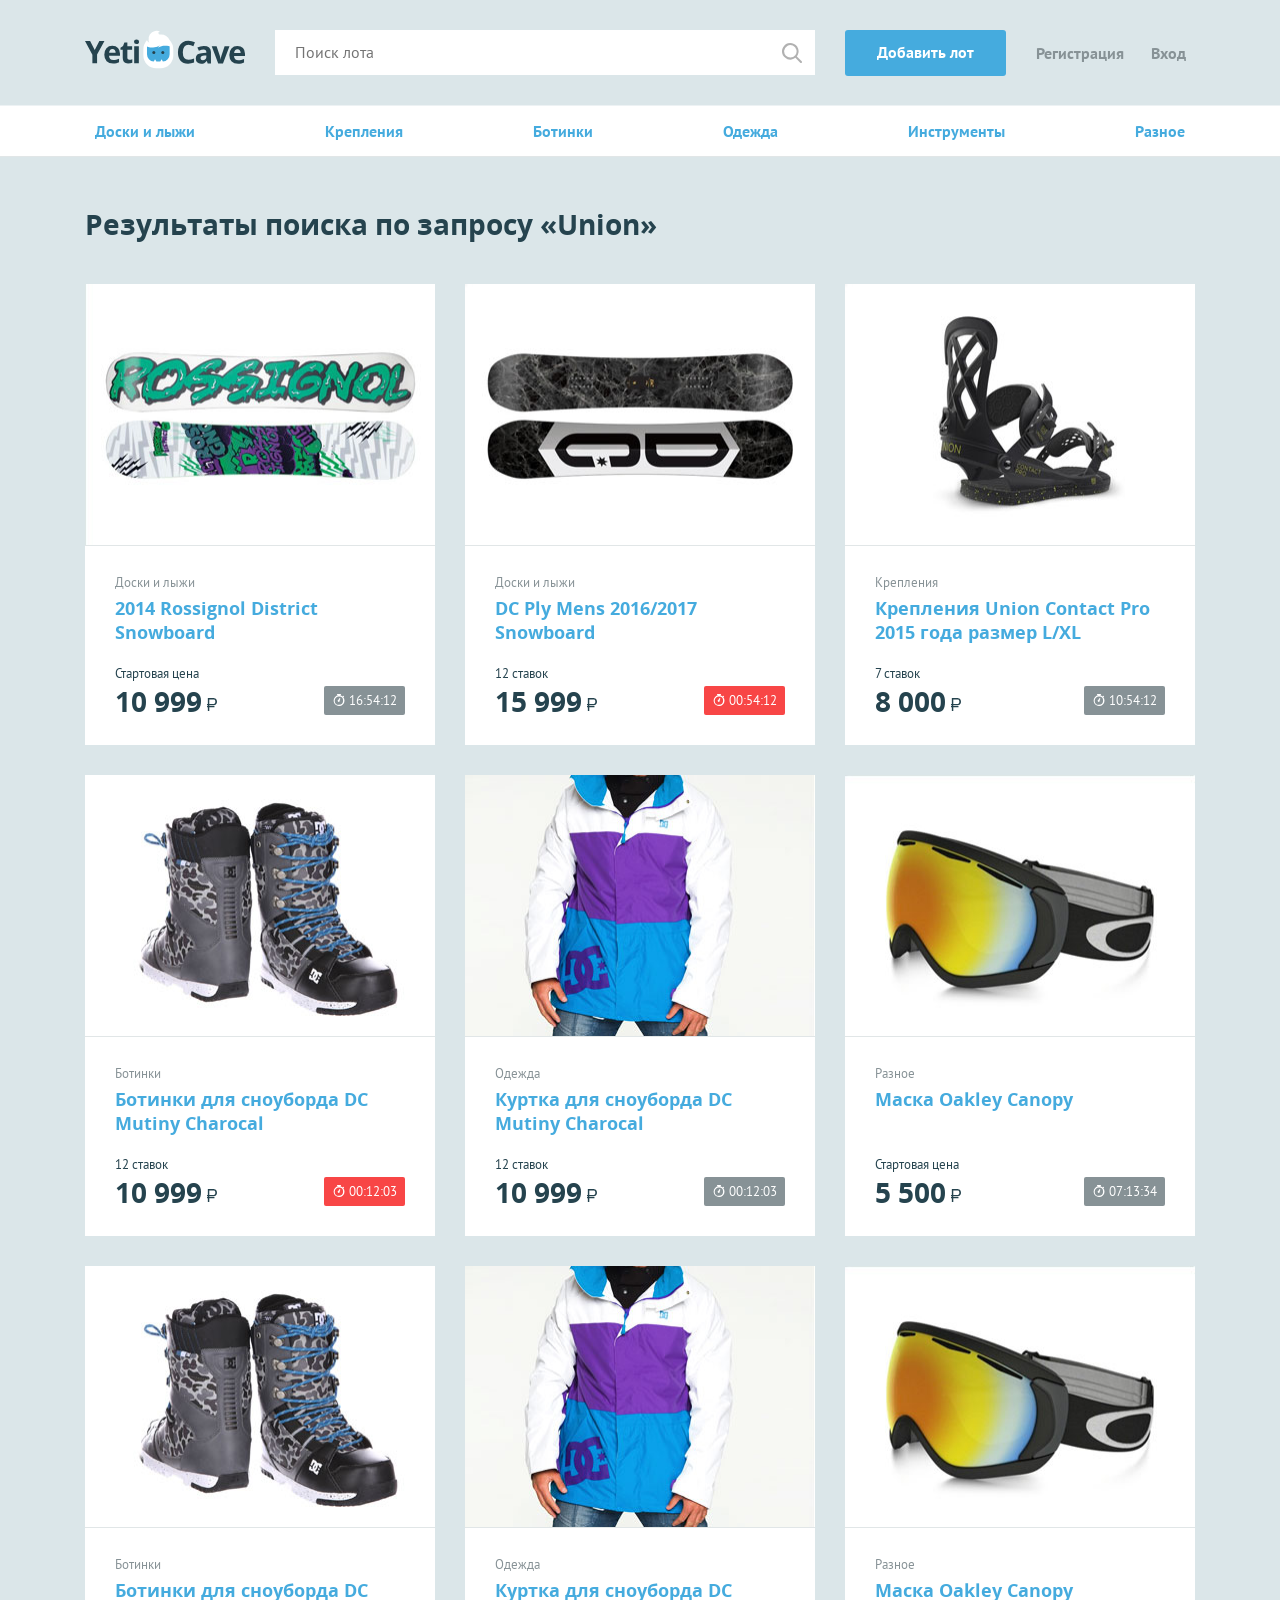
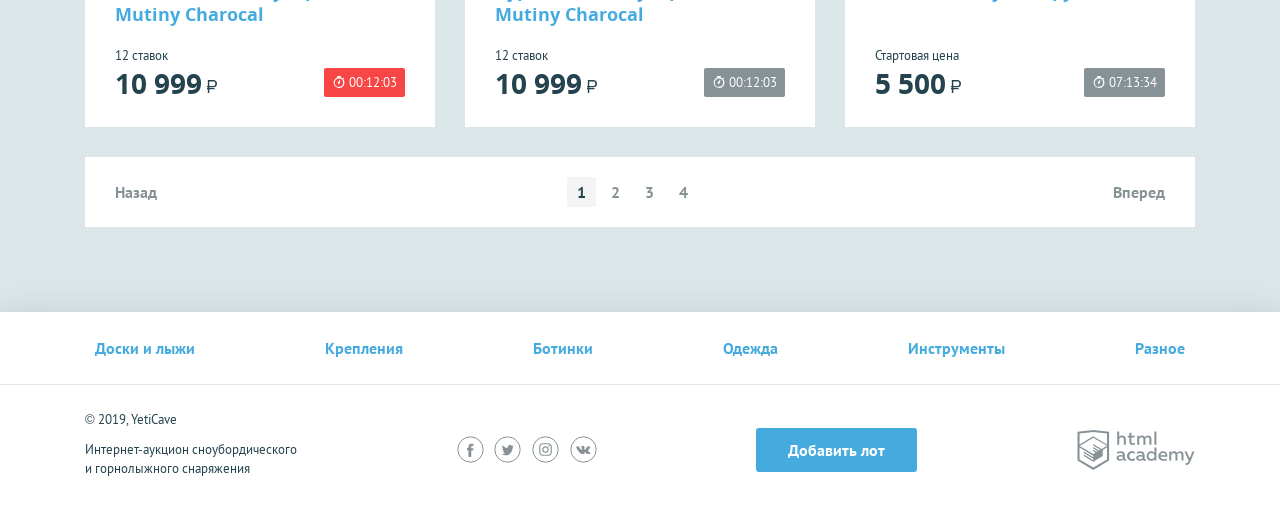
<file: pages/search.html>
<!DOCTYPE html>
<html lang="ru">
<head>
  <meta charset="UTF-8">
  <title>Результаты поиска</title>
  <link href="../css/normalize.min.css" rel="stylesheet">
  <link href="../css/style.css" rel="stylesheet">
</head>
<body>

<div class="page-wrapper">

  <header class="main-header">
    <div class="main-header__container container">
      <h1 class="visually-hidden">YetiCave</h1>
      <a class="main-header__logo" href="index.html">
        <img src="../img/logo.svg" width="160" height="39" alt="Логотип компании YetiCave">
      </a>
      <form class="main-header__search" method="get" action="https://echo.htmlacademy.ru" autocomplete="off">
        <input type="search" name="search" placeholder="Поиск лота">
        <input class="main-header__search-btn" type="submit" name="find" value="Найти">
      </form>
      <a class="main-header__add-lot button" href="add-lot.html">Добавить лот</a>
      <nav class="user-menu">
        <ul class="user-menu__list">
          <li class="user-menu__item">
            <a href="sign-up.html">Регистрация</a>
          </li>
          <li class="user-menu__item">
            <a href="login.html">Вход</a>
          </li>
        </ul>
      </nav>
    </div>
  </header>

  <main>
    <nav class="nav">
      <ul class="nav__list container">
        <li class="nav__item">
          <a href="all-lots.html">Доски и лыжи</a>
        </li>
        <li class="nav__item">
          <a href="all-lots.html">Крепления</a>
        </li>
        <li class="nav__item">
          <a href="all-lots.html">Ботинки</a>
        </li>
        <li class="nav__item">
          <a href="all-lots.html">Одежда</a>
        </li>
        <li class="nav__item">
          <a href="all-lots.html">Инструменты</a>
        </li>
        <li class="nav__item">
          <a href="all-lots.html">Разное</a>
        </li>
      </ul>
    </nav>
    <div class="container">
      <section class="lots">
        <h2>Результаты поиска по запросу «<span>Union</span>»</h2>
        <ul class="lots__list">
          <li class="lots__item lot">
            <div class="lot__image">
              <img src="../uploads/lot-1.jpg" width="350" height="260" alt="Сноуборд">
            </div>
            <div class="lot__info">
              <span class="lot__category">Доски и лыжи</span>
              <h3 class="lot__title"><a class="text-link" href="lot.html">2014 Rossignol District Snowboard</a></h3>
              <div class="lot__state">
                <div class="lot__rate">
                  <span class="lot__amount">Стартовая цена</span>
                  <span class="lot__cost">10 999<b class="rub">р</b></span>
                </div>
                <div class="lot__timer timer">
                  16:54:12
                </div>
              </div>
            </div>
          </li>
          <li class="lots__item lot">
            <div class="lot__image">
              <img src="../uploads/lot-2.jpg" width="350" height="260" alt="Сноуборд">
            </div>
            <div class="lot__info">
              <span class="lot__category">Доски и лыжи</span>
              <h3 class="lot__title"><a class="text-link" href="lot.html">DC Ply Mens 2016/2017 Snowboard</a></h3>
              <div class="lot__state">
                <div class="lot__rate">
                  <span class="lot__amount">12 ставок</span>
                  <span class="lot__cost">15 999<b class="rub">р</b></span>
                </div>
                <div class="lot__timer timer timer--finishing">
                  00:54:12
                </div>
              </div>
            </div>
          </li>
          <li class="lots__item lot">
            <div class="lot__image">
              <img src="../uploads/lot-3.jpg" width="350" height="260" alt="Крепления">
            </div>
            <div class="lot__info">
              <span class="lot__category">Крепления</span>
              <h3 class="lot__title"><a class="text-link" href="lot.html">Крепления Union Contact Pro 2015 года размер
                L/XL</a></h3>
              <div class="lot__state">
                <div class="lot__rate">
                  <span class="lot__amount">7 ставок</span>
                  <span class="lot__cost">8 000<b class="rub">р</b></span>
                </div>
                <div class="lot__timer timer">
                  10:54:12
                </div>
              </div>
            </div>
          </li>
          <li class="lots__item lot">
            <div class="lot__image">
              <img src="../uploads/lot-4.jpg" width="350" height="260" alt="Ботинки">
            </div>
            <div class="lot__info">
              <span class="lot__category">Ботинки</span>
              <h3 class="lot__title"><a class="text-link" href="lot.html">Ботинки для сноуборда DC Mutiny Charocal</a>
              </h3>
              <div class="lot__state">
                <div class="lot__rate">
                  <span class="lot__amount">12 ставок</span>
                  <span class="lot__cost">10 999<b class="rub">р</b></span>
                </div>
                <div class="lot__timer timer timer--finishing">
                  00:12:03
                </div>
              </div>
            </div>
          </li>
          <li class="lots__item lot">
            <div class="lot__image">
              <img src="../uploads/lot-5.jpg" width="350" height="260" alt="Куртка">
            </div>
            <div class="lot__info">
              <span class="lot__category">Одежда</span>
              <h3 class="lot__title"><a class="text-link" href="lot.html">Куртка для сноуборда DC Mutiny Charocal</a></h3>
              <div class="lot__state">
                <div class="lot__rate">
                  <span class="lot__amount">12 ставок</span>
                  <span class="lot__cost">10 999<b class="rub">р</b></span>
                </div>
                <div class="lot__timer timer">
                  00:12:03
                </div>
              </div>
            </div>
          </li>
          <li class="lots__item lot">
            <div class="lot__image">
              <img src="../uploads/lot-6.jpg" width="350" height="260" alt="Маска">
            </div>
            <div class="lot__info">
              <span class="lot__category">Разное</span>
              <h3 class="lot__title"><a class="text-link" href="lot.html">Маска Oakley Canopy</a></h3>
              <div class="lot__state">
                <div class="lot__rate">
                  <span class="lot__amount">Стартовая цена</span>
                  <span class="lot__cost">5 500<b class="rub">р</b></span>
                </div>
                <div class="lot__timer timer">
                  07:13:34
                </div>
              </div>
            </div>
          </li>
          <li class="lots__item lot">
            <div class="lot__image">
              <img src="../uploads/lot-4.jpg" width="350" height="260" alt="Ботинки">
            </div>
            <div class="lot__info">
              <span class="lot__category">Ботинки</span>
              <h3 class="lot__title"><a class="text-link" href="lot.html">Ботинки для сноуборда DC Mutiny Charocal</a>
              </h3>
              <div class="lot__state">
                <div class="lot__rate">
                  <span class="lot__amount">12 ставок</span>
                  <span class="lot__cost">10 999<b class="rub">р</b></span>
                </div>
                <div class="lot__timer timer timer--finishing">
                  00:12:03
                </div>
              </div>
            </div>
          </li>
          <li class="lots__item lot">
            <div class="lot__image">
              <img src="../uploads/lot-5.jpg" width="350" height="260" alt="Куртка">
            </div>
            <div class="lot__info">
              <span class="lot__category">Одежда</span>
              <h3 class="lot__title"><a class="text-link" href="lot.html">Куртка для сноуборда DC Mutiny Charocal</a></h3>
              <div class="lot__state">
                <div class="lot__rate">
                  <span class="lot__amount">12 ставок</span>
                  <span class="lot__cost">10 999<b class="rub">р</b></span>
                </div>
                <div class="lot__timer timer">
                  00:12:03
                </div>
              </div>
            </div>
          </li>
          <li class="lots__item lot">
            <div class="lot__image">
              <img src="../uploads/lot-6.jpg" width="350" height="260" alt="Маска">
            </div>
            <div class="lot__info">
              <span class="lot__category">Разное</span>
              <h3 class="lot__title"><a class="text-link" href="lot.html">Маска Oakley Canopy</a></h3>
              <div class="lot__state">
                <div class="lot__rate">
                  <span class="lot__amount">Стартовая цена</span>
                  <span class="lot__cost">5 500<b class="rub">р</b></span>
                </div>
                <div class="lot__timer timer">
                  07:13:34
                </div>
              </div>
            </div>
          </li>
        </ul>
      </section>
      <ul class="pagination-list">
        <li class="pagination-item pagination-item-prev"><a>Назад</a></li>
        <li class="pagination-item pagination-item-active"><a>1</a></li>
        <li class="pagination-item"><a href="#">2</a></li>
        <li class="pagination-item"><a href="#">3</a></li>
        <li class="pagination-item"><a href="#">4</a></li>
        <li class="pagination-item pagination-item-next"><a href="#">Вперед</a></li>
      </ul>
    </div>
  </main>

</div>

<footer class="main-footer">
  <nav class="nav">
    <ul class="nav__list container">
      <li class="nav__item">
        <a href="all-lots.html">Доски и лыжи</a>
      </li>
      <li class="nav__item">
        <a href="all-lots.html">Крепления</a>
      </li>
      <li class="nav__item">
        <a href="all-lots.html">Ботинки</a>
      </li>
      <li class="nav__item">
        <a href="all-lots.html">Одежда</a>
      </li>
      <li class="nav__item">
        <a href="all-lots.html">Инструменты</a>
      </li>
      <li class="nav__item">
        <a href="all-lots.html">Разное</a>
      </li>
    </ul>
  </nav>
  <div class="main-footer__bottom container">
    <div class="main-footer__copyright">
      <p>© 2019, YetiCave</p>
      <p>Интернет-аукцион сноубордического и горнолыжного снаряжения</p>
    </div>
    <div class="main-footer__social social">
      <span class="visually-hidden">Мы в соцсетях:</span>
      <a class="social__link social__link--facebook" href="#">
        <span class="visually-hidden">Facebook</span>
        <svg width="27" height="27" viewBox="0 0 27 27" xmlns="http://www.w3.org/2000/svg"><circle stroke="#879296" fill="none" cx="13.5" cy="13.5" r="12.667"/><path fill="#879296" d="M14.26 20.983h-2.816v-6.626H10.04v-2.28h1.404v-1.364c0-1.862.79-2.922 3.04-2.922h1.87v2.28h-1.17c-.876 0-.972.322-.972.916v1.14h2.212l-.245 2.28h-1.92v6.625z"/></svg>
      </a>
      <span class="visually-hidden">,</span>
      <a class="social__link social__link--twitter" href="#">
        <span class="visually-hidden">Twitter</span>
        <svg width="27" height="27" viewBox="0 0 27 27" xmlns="http://www.w3.org/2000/svg"><circle stroke="#879296" fill="none" cx="13.5" cy="13.5" r="12.687"/><path fill="#879296" d="M18.38 10.572c.525-.336.913-.848 1.092-1.445-.485.305-1.02.52-1.58.635-.458-.525-1.12-.827-1.816-.83-1.388.063-2.473 1.226-2.44 2.615-.002.2.02.4.06.596-2.017-.144-3.87-1.16-5.076-2.78-.22.403-.335.856-.332 1.315-.01.865.403 1.68 1.104 2.188-.397-.016-.782-.13-1.123-.333-.03 1.207.78 2.272 1.95 2.567-.21.06-.43.09-.653.088-.155.015-.313.015-.47 0 .3 1.045 1.238 1.777 2.324 1.815-.864.724-1.956 1.12-3.083 1.122-.198.013-.397.013-.595 0 1.12.767 2.447 1.18 3.805 1.182 4.57 0 7.066-3.992 7.066-7.456v-.34c.49-.375.912-.835 1.24-1.357-.465.218-.963.36-1.473.42z"/></svg>
      </a>
      <span class="visually-hidden">,</span>
      <a class="social__link social__link--instagram" href="#">
        <span class="visually-hidden">Instagram</span>
        <svg width="27" height="27" viewBox="0 0 27 27" xmlns="http://www.w3.org/2000/svg"><circle stroke="#879296" fill="none" cx="13.5" cy="13.5" r="12.687"/><path fill="#879296" d="M13.5 8.3h2.567c.403.002.803.075 1.18.213.552.213.988.65 1.2 1.2.14.38.213.778.216 1.18v5.136c-.003.403-.076.803-.215 1.18-.213.552-.65.988-1.2 1.2-.378.14-.778.213-1.18.216h-5.135c-.403-.003-.802-.076-1.18-.215-.552-.214-.988-.65-1.2-1.2-.14-.38-.212-.78-.215-1.182V13.46v-2.566c.003-.403.076-.802.214-1.18.213-.552.65-.988 1.2-1.2.38-.14.778-.212 1.18-.215H13.5m0-1.143h-2.616c-.526.01-1.048.108-1.54.292-.853.33-1.527 1-1.856 1.854-.184.493-.283 1.014-.292 1.542v5.232c.01.526.108 1.048.292 1.54.33.853 1.003 1.527 1.855 1.856.493.184 1.015.283 1.54.293H16.117c.527-.01 1.048-.11 1.54-.293.854-.33 1.527-1.003 1.856-1.855.184-.493.283-1.015.293-1.54V13.46v-2.614c-.01-.528-.11-1.05-.293-1.542-.33-.853-1.002-1.525-1.855-1.855-.493-.185-1.014-.283-1.54-.293-.665.01-.89 0-2.617 0zm0 3.093c-2.51.007-4.07 2.73-2.808 4.898 1.26 2.17 4.398 2.16 5.645-.017.285-.495.434-1.058.433-1.63-.006-1.8-1.47-3.256-3.27-3.25zm0 5.378c-1.63-.007-2.64-1.777-1.82-3.185.823-1.41 2.86-1.4 3.67.017.18.316.276.675.278 1.04.006 1.177-.95 2.133-2.128 2.128zm4.118-5.524c0 .58-.626.94-1.127.65-.5-.29-.5-1.012 0-1.3.116-.067.245-.102.378-.102.418-.005.76.333.76.752z"/></svg>
      </a>
      <span class="visually-hidden">,</span>
      <a class="social__link social__link--vkontakte" href="#">
        <span class="visually-hidden">Вконтакте</span>
        <svg width="27" height="27" viewBox="0 0 27 27" xmlns="http://www.w3.org/2000/svg"><circle stroke="#879296" fill="none" cx="13.5" cy="13.5" r="12.666"/><path fill="#879296" d="M13.92 18.07c.142-.016.278-.074.39-.166.077-.107.118-.237.116-.37 0 0 0-1.13.516-1.296.517-.165 1.208 1.09 1.95 1.58.276.213.624.314.973.28h1.95s.973-.057.525-.837c-.38-.62-.865-1.17-1.432-1.626-1.208-1.1-1.043-.916.41-2.816.886-1.16 1.236-1.86 1.13-2.163-.108-.302-.76-.214-.76-.214h-2.164c-.092-.026-.19-.026-.282 0-.083.058-.15.135-.195.225-.224.57-.49 1.125-.8 1.656-.973 1.61-1.344 1.697-1.51 1.59-.37-.234-.272-.975-.272-1.433 0-1.56.243-2.202-.468-2.377-.32-.075-.647-.108-.974-.098-.604-.052-1.213.01-1.793.186-.243.116-.438.38-.32.4.245.018.474.13.642.31.152.303.225.638.214.975 0 0 .127 1.832-.302 2.056-.43.223-.692-.167-1.55-1.618-.29-.506-.547-1.03-.77-1.57-.038-.09-.098-.17-.174-.233-.1-.065-.214-.108-.332-.128H6.485s-.312 0-.42.137c-.106.135 0 .36 0 .36.87 2 2.022 3.868 3.42 5.543.923.996 2.21 1.573 3.567 1.598z"/></svg>
      </a>
    </div>
    <a class="main-footer__add-lot button" href="add-lot.html">Добавить лот</a>
    <div class="main-footer__developed-by">
      <span class="visually-hidden">Разработано:</span>
      <a class="logo-academy" href="https://htmlacademy.ru/intensive/php">
        <span class="visually-hidden">HTML Academy</span>
        <svg width="118" height="40" xmlns="http://www.w3.org/2000/svg" viewBox="0 0 117.01 40">
          <path fill="#879296"
                d="M280.33,109.39a2.14,2.14,0,0,1-.6.11.59.59,0,0,1-.66-.66v-3.24c0-2.73-1.62-4-4.18-4a11.08,11.08,0,0,0-3.47.6v1.85a8.05,8.05,0,0,1,3.26-.7c1.54,0,2.37.79,2.37,1.92v.32a12,12,0,0,0-2.36-.26c-1.88,0-4,.72-4,3,0,1.87,1.53,2.77,3.17,2.77a5.25,5.25,0,0,0,3.41-1.17,1.81,1.81,0,0,0,1.81,1.06,3.52,3.52,0,0,0,1.28-.23v-1.45Zm-3.28-.85a3.68,3.68,0,0,1-2.62,1.07c-.9,0-1.7-.45-1.7-1.34,0-1.13,1.21-1.49,2.36-1.49a10.56,10.56,0,0,1,2,.23v1.53Zm9,2.64a6.81,6.81,0,0,0,3-.62V108.7a5.44,5.44,0,0,1-2.64.7,3,3,0,1,1,0-6,4.42,4.42,0,0,1,2.51.75v-1.85a5.47,5.47,0,0,0-2.79-.7,4.69,4.69,0,0,0-5,4.84,4.57,4.57,0,0,0,4.88,4.69Zm8.29-5.8c-1.88,0-4,.72-4,3,0,1.87,1.53,2.77,3.17,2.77a5.25,5.25,0,0,0,3.41-1.17,1.81,1.81,0,0,0,1.81,1.05,3.54,3.54,0,0,0,1.28-.23v-1.45a2.13,2.13,0,0,1-.6.11.59.59,0,0,1-.66-.66v-3.24c0-2.73-1.62-4-4.18-4a11.08,11.08,0,0,0-3.47.6v1.85a8.05,8.05,0,0,1,3.26-.7c1.55,0,2.37.79,2.37,1.92v.32a12,12,0,0,0-2.36-.26Zm2.36,3.17a3.68,3.68,0,0,1-2.62,1.07c-.9,0-1.7-.45-1.7-1.34,0-1.13,1.21-1.49,2.36-1.49a10.56,10.56,0,0,1,2,.23v1.53Zm4.11-2.13a4.49,4.49,0,0,0,4.48,4.77,4.21,4.21,0,0,0,3.47-1.68v1.43h1.81V97.75h-2v5.31a4.19,4.19,0,0,0-3.26-1.41,4.49,4.49,0,0,0-4.48,4.77Zm7.73-1.11v2.2a3.15,3.15,0,0,1-2.88,1.9,3,3,0,0,1,0-6,3.16,3.16,0,0,1,2.88,1.88Zm9.12,5.88a7.75,7.75,0,0,0,3.24-.62v-1.73a6.62,6.62,0,0,1-2.86.64c-1.66,0-3.24-.68-3.47-2.3h6.8c.58-2.62-.66-5.52-4.26-5.52a4.53,4.53,0,0,0-4.58,4.77c0,3.18,2.36,4.77,5.13,4.77Zm-.45-7.86a2.13,2.13,0,0,1,2.36,2.34h-5a2.47,2.47,0,0,1,2.66-2.34Zm18.43,2v5.6h2v-5.65a3.32,3.32,0,0,0-3.43-3.64A4.48,4.48,0,0,0,331,103.1a3.09,3.09,0,0,0-2.83-1.45,4.13,4.13,0,0,0-3,1.38v-1.13h-1.79v9h2v-6.11a3.21,3.21,0,0,1,2.39-1.39,1.72,1.72,0,0,1,1.79,1.9v5.6h2v-5.65c0-.21,0-.41,0-.62a3,3,0,0,1,2.24-1.22,1.72,1.72,0,0,1,1.79,1.9Zm13-3.45h-2.11l-2.69,6.82-3.05-6.82h-2.15l4.3,9.12-.19.45c-.53,1.41-1.26,2.11-2.24,2.11a3.13,3.13,0,0,1-.92-.13v1.71a5.12,5.12,0,0,0,1.19.15c1.38,0,2.66-.79,3.64-3.15l4.24-10.27ZM273.33,89.11a3.18,3.18,0,0,1,2.53-1.51A2,2,0,0,1,278,89.77V95.1h2v-5.6a3.52,3.52,0,0,0-3.73-3.69,4.12,4.12,0,0,0-2.92,1.24V81.91h-2V95.1h2v-6Zm10.18,3.24c0,2.11,1.36,3,3.11,3a7.39,7.39,0,0,0,2.43-.4V93.2a4.87,4.87,0,0,1-1.83.36c-1.17,0-1.72-.4-1.72-1.58V87.83h3.28V86.06h-3.28V82.84l-2,.49v2.73h-1.62v1.77h1.62v4.52ZM293.38,89a3.21,3.21,0,0,1,2.39-1.39,1.72,1.72,0,0,1,1.79,1.9v5.6h2V89.45c0-.21,0-.41,0-.62a3,3,0,0,1,2.24-1.22,1.72,1.72,0,0,1,1.79,1.9v5.6h2V89.45a3.32,3.32,0,0,0-3.43-3.64A4.47,4.47,0,0,0,299,87.26a3.09,3.09,0,0,0-2.83-1.45,4.13,4.13,0,0,0-3,1.38V86.06h-1.79v9h2V89Zm15.16-7.09h2V95.1h-2Zm-61.11-1.57L231.64,82v28.95l15.79,9.4,15.79-9.4V82L247.6,80.35l-.17,0Zm13.73,29.43-13.73,8.17-13.73-8.17V97.9L247.37,106l0,1.47L238,101.93v1.43l9.41,5.66,0,1.51-9.41-5.6v1.43l9.41,5.66,9.5-5.69V104.9h0v-4.67l4.23-2.53v12.06Zm0-13.6-3.76,2.21-1.73,1-8.27-4.92v1.43l7.07,4.2-.06,0-.15.09-1,.59-5.83-3.47v1.43l4.61,2.74-1.09.73,0,0-3.48-2v1.43l2.28,1.34-2.33,1.4-13.6-8.08,13.62-8.19h0l13.79,8Zm0-1.44-13.8-8.14h0l-13.65,8.13V83.85l13.73-1.44,13.73,1.44V94.72Z"
                transform="translate(-231.64 -80.34)"/>
        </svg>
      </a>
    </div>
  </div>
</footer>

</body>
</html>
</file>
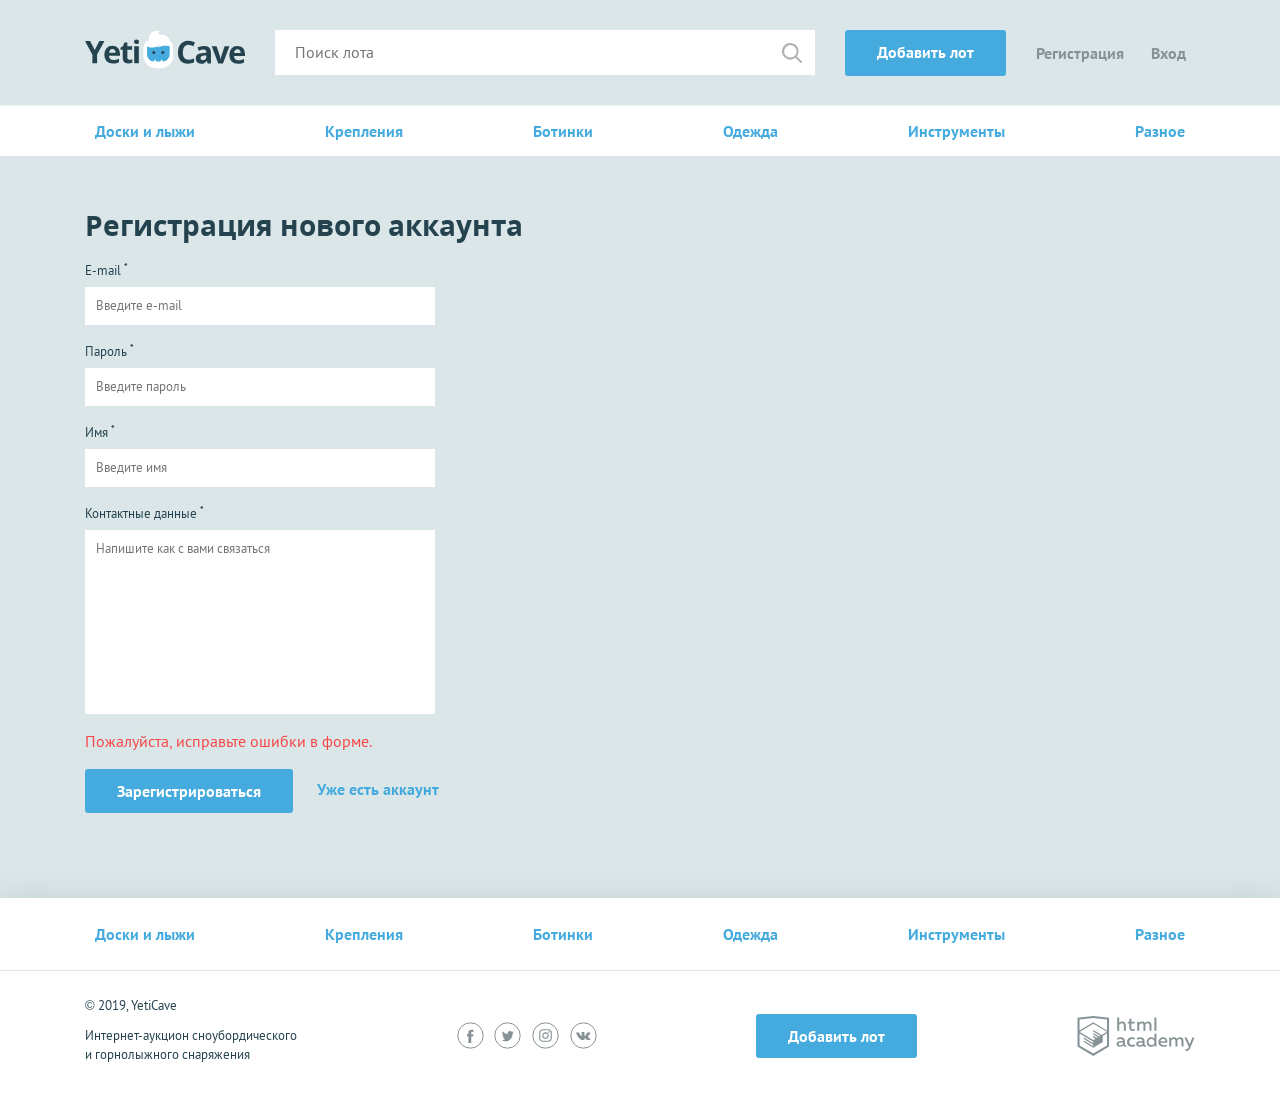
<file: pages/sign-up.html>
<!DOCTYPE html>
<html lang="ru">
<head>
  <meta charset="UTF-8">
  <title>Регистрация</title>
  <link href="../css/normalize.min.css" rel="stylesheet">
  <link href="../css/style.css" rel="stylesheet">
</head>
<body>

<div class="page-wrapper">

  <header class="main-header">
    <div class="main-header__container container">
      <h1 class="visually-hidden">YetiCave</h1>
      <a class="main-header__logo" href="index.html">
        <img src="../img/logo.svg" width="160" height="39" alt="Логотип компании YetiCave">
      </a>
      <form class="main-header__search" method="get" action="https://echo.htmlacademy.ru" autocomplete="off">
        <input type="search" name="search" placeholder="Поиск лота">
        <input class="main-header__search-btn" type="submit" name="find" value="Найти">
      </form>
      <a class="main-header__add-lot button" href="add-lot.html">Добавить лот</a>
      <nav class="user-menu">
        <ul class="user-menu__list">
          <li class="user-menu__item">
            <a href="sign-up.html">Регистрация</a>
          </li>
          <li class="user-menu__item">
            <a href="login.html">Вход</a>
          </li>
        </ul>
      </nav>
    </div>
  </header>

  <main>
    <nav class="nav">
      <ul class="nav__list container">
        <li class="nav__item">
          <a href="all-lots.html">Доски и лыжи</a>
        </li>
        <li class="nav__item">
          <a href="all-lots.html">Крепления</a>
        </li>
        <li class="nav__item">
          <a href="all-lots.html">Ботинки</a>
        </li>
        <li class="nav__item">
          <a href="all-lots.html">Одежда</a>
        </li>
        <li class="nav__item">
          <a href="all-lots.html">Инструменты</a>
        </li>
        <li class="nav__item">
          <a href="all-lots.html">Разное</a>
        </li>
      </ul>
    </nav>
    <form class="form container form--invalid" action="https://echo.htmlacademy.ru" method="post" autocomplete="off"> <!-- form
    --invalid -->
      <h2>Регистрация нового аккаунта</h2>
      <div class="form__item"> <!-- form__item--invalid -->
        <label for="email">E-mail <sup>*</sup></label>
        <input id="email" type="text" name="email" placeholder="Введите e-mail">
        <span class="form__error">Введите e-mail</span>
      </div>
      <div class="form__item">
        <label for="password">Пароль <sup>*</sup></label>
        <input id="password" type="password" name="password" placeholder="Введите пароль">
        <span class="form__error">Введите пароль</span>
      </div>
      <div class="form__item">
        <label for="name">Имя <sup>*</sup></label>
        <input id="name" type="text" name="name" placeholder="Введите имя">
        <span class="form__error">Введите имя</span>
      </div>
      <div class="form__item">
        <label for="message">Контактные данные <sup>*</sup></label>
        <textarea id="message" name="message" placeholder="Напишите как с вами связаться"></textarea>
        <span class="form__error">Напишите как с вами связаться</span>
      </div>
      <span class="form__error form__error--bottom">Пожалуйста, исправьте ошибки в форме.</span>
      <button type="submit" class="button">Зарегистрироваться</button>
      <a class="text-link" href="#">Уже есть аккаунт</a>
    </form>
  </main>

</div>

<footer class="main-footer">
  <nav class="nav">
    <ul class="nav__list container">
      <li class="nav__item">
        <a href="all-lots.html">Доски и лыжи</a>
      </li>
      <li class="nav__item">
        <a href="all-lots.html">Крепления</a>
      </li>
      <li class="nav__item">
        <a href="all-lots.html">Ботинки</a>
      </li>
      <li class="nav__item">
        <a href="all-lots.html">Одежда</a>
      </li>
      <li class="nav__item">
        <a href="all-lots.html">Инструменты</a>
      </li>
      <li class="nav__item">
        <a href="all-lots.html">Разное</a>
      </li>
    </ul>
  </nav>
  <div class="main-footer__bottom container">
    <div class="main-footer__copyright">
      <p>© 2019, YetiCave</p>
      <p>Интернет-аукцион сноубордического и горнолыжного снаряжения</p>
    </div>
    <div class="main-footer__social social">
      <span class="visually-hidden">Мы в соцсетях:</span>
      <a class="social__link social__link--facebook" href="#">
        <span class="visually-hidden">Facebook</span>
        <svg width="27" height="27" viewBox="0 0 27 27" xmlns="http://www.w3.org/2000/svg"><circle stroke="#879296" fill="none" cx="13.5" cy="13.5" r="12.667"/><path fill="#879296" d="M14.26 20.983h-2.816v-6.626H10.04v-2.28h1.404v-1.364c0-1.862.79-2.922 3.04-2.922h1.87v2.28h-1.17c-.876 0-.972.322-.972.916v1.14h2.212l-.245 2.28h-1.92v6.625z"/></svg>
      </a>
      <span class="visually-hidden">,</span>
      <a class="social__link social__link--twitter" href="#">
        <span class="visually-hidden">Twitter</span>
        <svg width="27" height="27" viewBox="0 0 27 27" xmlns="http://www.w3.org/2000/svg"><circle stroke="#879296" fill="none" cx="13.5" cy="13.5" r="12.687"/><path fill="#879296" d="M18.38 10.572c.525-.336.913-.848 1.092-1.445-.485.305-1.02.52-1.58.635-.458-.525-1.12-.827-1.816-.83-1.388.063-2.473 1.226-2.44 2.615-.002.2.02.4.06.596-2.017-.144-3.87-1.16-5.076-2.78-.22.403-.335.856-.332 1.315-.01.865.403 1.68 1.104 2.188-.397-.016-.782-.13-1.123-.333-.03 1.207.78 2.272 1.95 2.567-.21.06-.43.09-.653.088-.155.015-.313.015-.47 0 .3 1.045 1.238 1.777 2.324 1.815-.864.724-1.956 1.12-3.083 1.122-.198.013-.397.013-.595 0 1.12.767 2.447 1.18 3.805 1.182 4.57 0 7.066-3.992 7.066-7.456v-.34c.49-.375.912-.835 1.24-1.357-.465.218-.963.36-1.473.42z"/></svg>
      </a>
      <span class="visually-hidden">,</span>
      <a class="social__link social__link--instagram" href="#">
        <span class="visually-hidden">Instagram</span>
        <svg width="27" height="27" viewBox="0 0 27 27" xmlns="http://www.w3.org/2000/svg"><circle stroke="#879296" fill="none" cx="13.5" cy="13.5" r="12.687"/><path fill="#879296" d="M13.5 8.3h2.567c.403.002.803.075 1.18.213.552.213.988.65 1.2 1.2.14.38.213.778.216 1.18v5.136c-.003.403-.076.803-.215 1.18-.213.552-.65.988-1.2 1.2-.378.14-.778.213-1.18.216h-5.135c-.403-.003-.802-.076-1.18-.215-.552-.214-.988-.65-1.2-1.2-.14-.38-.212-.78-.215-1.182V13.46v-2.566c.003-.403.076-.802.214-1.18.213-.552.65-.988 1.2-1.2.38-.14.778-.212 1.18-.215H13.5m0-1.143h-2.616c-.526.01-1.048.108-1.54.292-.853.33-1.527 1-1.856 1.854-.184.493-.283 1.014-.292 1.542v5.232c.01.526.108 1.048.292 1.54.33.853 1.003 1.527 1.855 1.856.493.184 1.015.283 1.54.293H16.117c.527-.01 1.048-.11 1.54-.293.854-.33 1.527-1.003 1.856-1.855.184-.493.283-1.015.293-1.54V13.46v-2.614c-.01-.528-.11-1.05-.293-1.542-.33-.853-1.002-1.525-1.855-1.855-.493-.185-1.014-.283-1.54-.293-.665.01-.89 0-2.617 0zm0 3.093c-2.51.007-4.07 2.73-2.808 4.898 1.26 2.17 4.398 2.16 5.645-.017.285-.495.434-1.058.433-1.63-.006-1.8-1.47-3.256-3.27-3.25zm0 5.378c-1.63-.007-2.64-1.777-1.82-3.185.823-1.41 2.86-1.4 3.67.017.18.316.276.675.278 1.04.006 1.177-.95 2.133-2.128 2.128zm4.118-5.524c0 .58-.626.94-1.127.65-.5-.29-.5-1.012 0-1.3.116-.067.245-.102.378-.102.418-.005.76.333.76.752z"/></svg>
      </a>
      <span class="visually-hidden">,</span>
      <a class="social__link social__link--vkontakte" href="#">
        <span class="visually-hidden">Вконтакте</span>
        <svg width="27" height="27" viewBox="0 0 27 27" xmlns="http://www.w3.org/2000/svg"><circle stroke="#879296" fill="none" cx="13.5" cy="13.5" r="12.666"/><path fill="#879296" d="M13.92 18.07c.142-.016.278-.074.39-.166.077-.107.118-.237.116-.37 0 0 0-1.13.516-1.296.517-.165 1.208 1.09 1.95 1.58.276.213.624.314.973.28h1.95s.973-.057.525-.837c-.38-.62-.865-1.17-1.432-1.626-1.208-1.1-1.043-.916.41-2.816.886-1.16 1.236-1.86 1.13-2.163-.108-.302-.76-.214-.76-.214h-2.164c-.092-.026-.19-.026-.282 0-.083.058-.15.135-.195.225-.224.57-.49 1.125-.8 1.656-.973 1.61-1.344 1.697-1.51 1.59-.37-.234-.272-.975-.272-1.433 0-1.56.243-2.202-.468-2.377-.32-.075-.647-.108-.974-.098-.604-.052-1.213.01-1.793.186-.243.116-.438.38-.32.4.245.018.474.13.642.31.152.303.225.638.214.975 0 0 .127 1.832-.302 2.056-.43.223-.692-.167-1.55-1.618-.29-.506-.547-1.03-.77-1.57-.038-.09-.098-.17-.174-.233-.1-.065-.214-.108-.332-.128H6.485s-.312 0-.42.137c-.106.135 0 .36 0 .36.87 2 2.022 3.868 3.42 5.543.923.996 2.21 1.573 3.567 1.598z"/></svg>
      </a>
    </div>
    <a class="main-footer__add-lot button" href="add-lot.html">Добавить лот</a>
    <div class="main-footer__developed-by">
      <span class="visually-hidden">Разработано:</span>
      <a class="logo-academy" href="https://htmlacademy.ru/intensive/php">
        <span class="visually-hidden">HTML Academy</span>
        <svg width="118" height="40" xmlns="http://www.w3.org/2000/svg" viewBox="0 0 117.01 40">
          <path fill="#879296"
                d="M280.33,109.39a2.14,2.14,0,0,1-.6.11.59.59,0,0,1-.66-.66v-3.24c0-2.73-1.62-4-4.18-4a11.08,11.08,0,0,0-3.47.6v1.85a8.05,8.05,0,0,1,3.26-.7c1.54,0,2.37.79,2.37,1.92v.32a12,12,0,0,0-2.36-.26c-1.88,0-4,.72-4,3,0,1.87,1.53,2.77,3.17,2.77a5.25,5.25,0,0,0,3.41-1.17,1.81,1.81,0,0,0,1.81,1.06,3.52,3.52,0,0,0,1.28-.23v-1.45Zm-3.28-.85a3.68,3.68,0,0,1-2.62,1.07c-.9,0-1.7-.45-1.7-1.34,0-1.13,1.21-1.49,2.36-1.49a10.56,10.56,0,0,1,2,.23v1.53Zm9,2.64a6.81,6.81,0,0,0,3-.62V108.7a5.44,5.44,0,0,1-2.64.7,3,3,0,1,1,0-6,4.42,4.42,0,0,1,2.51.75v-1.85a5.47,5.47,0,0,0-2.79-.7,4.69,4.69,0,0,0-5,4.84,4.57,4.57,0,0,0,4.88,4.69Zm8.29-5.8c-1.88,0-4,.72-4,3,0,1.87,1.53,2.77,3.17,2.77a5.25,5.25,0,0,0,3.41-1.17,1.81,1.81,0,0,0,1.81,1.05,3.54,3.54,0,0,0,1.28-.23v-1.45a2.13,2.13,0,0,1-.6.11.59.59,0,0,1-.66-.66v-3.24c0-2.73-1.62-4-4.18-4a11.08,11.08,0,0,0-3.47.6v1.85a8.05,8.05,0,0,1,3.26-.7c1.55,0,2.37.79,2.37,1.92v.32a12,12,0,0,0-2.36-.26Zm2.36,3.17a3.68,3.68,0,0,1-2.62,1.07c-.9,0-1.7-.45-1.7-1.34,0-1.13,1.21-1.49,2.36-1.49a10.56,10.56,0,0,1,2,.23v1.53Zm4.11-2.13a4.49,4.49,0,0,0,4.48,4.77,4.21,4.21,0,0,0,3.47-1.68v1.43h1.81V97.75h-2v5.31a4.19,4.19,0,0,0-3.26-1.41,4.49,4.49,0,0,0-4.48,4.77Zm7.73-1.11v2.2a3.15,3.15,0,0,1-2.88,1.9,3,3,0,0,1,0-6,3.16,3.16,0,0,1,2.88,1.88Zm9.12,5.88a7.75,7.75,0,0,0,3.24-.62v-1.73a6.62,6.62,0,0,1-2.86.64c-1.66,0-3.24-.68-3.47-2.3h6.8c.58-2.62-.66-5.52-4.26-5.52a4.53,4.53,0,0,0-4.58,4.77c0,3.18,2.36,4.77,5.13,4.77Zm-.45-7.86a2.13,2.13,0,0,1,2.36,2.34h-5a2.47,2.47,0,0,1,2.66-2.34Zm18.43,2v5.6h2v-5.65a3.32,3.32,0,0,0-3.43-3.64A4.48,4.48,0,0,0,331,103.1a3.09,3.09,0,0,0-2.83-1.45,4.13,4.13,0,0,0-3,1.38v-1.13h-1.79v9h2v-6.11a3.21,3.21,0,0,1,2.39-1.39,1.72,1.72,0,0,1,1.79,1.9v5.6h2v-5.65c0-.21,0-.41,0-.62a3,3,0,0,1,2.24-1.22,1.72,1.72,0,0,1,1.79,1.9Zm13-3.45h-2.11l-2.69,6.82-3.05-6.82h-2.15l4.3,9.12-.19.45c-.53,1.41-1.26,2.11-2.24,2.11a3.13,3.13,0,0,1-.92-.13v1.71a5.12,5.12,0,0,0,1.19.15c1.38,0,2.66-.79,3.64-3.15l4.24-10.27ZM273.33,89.11a3.18,3.18,0,0,1,2.53-1.51A2,2,0,0,1,278,89.77V95.1h2v-5.6a3.52,3.52,0,0,0-3.73-3.69,4.12,4.12,0,0,0-2.92,1.24V81.91h-2V95.1h2v-6Zm10.18,3.24c0,2.11,1.36,3,3.11,3a7.39,7.39,0,0,0,2.43-.4V93.2a4.87,4.87,0,0,1-1.83.36c-1.17,0-1.72-.4-1.72-1.58V87.83h3.28V86.06h-3.28V82.84l-2,.49v2.73h-1.62v1.77h1.62v4.52ZM293.38,89a3.21,3.21,0,0,1,2.39-1.39,1.72,1.72,0,0,1,1.79,1.9v5.6h2V89.45c0-.21,0-.41,0-.62a3,3,0,0,1,2.24-1.22,1.72,1.72,0,0,1,1.79,1.9v5.6h2V89.45a3.32,3.32,0,0,0-3.43-3.64A4.47,4.47,0,0,0,299,87.26a3.09,3.09,0,0,0-2.83-1.45,4.13,4.13,0,0,0-3,1.38V86.06h-1.79v9h2V89Zm15.16-7.09h2V95.1h-2Zm-61.11-1.57L231.64,82v28.95l15.79,9.4,15.79-9.4V82L247.6,80.35l-.17,0Zm13.73,29.43-13.73,8.17-13.73-8.17V97.9L247.37,106l0,1.47L238,101.93v1.43l9.41,5.66,0,1.51-9.41-5.6v1.43l9.41,5.66,9.5-5.69V104.9h0v-4.67l4.23-2.53v12.06Zm0-13.6-3.76,2.21-1.73,1-8.27-4.92v1.43l7.07,4.2-.06,0-.15.09-1,.59-5.83-3.47v1.43l4.61,2.74-1.09.73,0,0-3.48-2v1.43l2.28,1.34-2.33,1.4-13.6-8.08,13.62-8.19h0l13.79,8Zm0-1.44-13.8-8.14h0l-13.65,8.13V83.85l13.73-1.44,13.73,1.44V94.72Z"
                transform="translate(-231.64 -80.34)"/>
        </svg>
      </a>
    </div>
  </div>
</footer>

</body>
</html>
</file>
<file: css/style.css>
/* Шрифты */

@font-face {
  font-family: "Open Sans";
  src: url("../fonts/opensans-regular.woff2") format("woff2"), url("../fonts/opensans-regular.woff") format("woff");
  font-style: normal;
  font-weight: 400;
}

@font-face {
  font-family: "Open Sans";
  src: url("../fonts/opensans-bold.woff2") format("woff2"), url("../fonts/opensans-bold.woff") format("woff");
  font-style: normal;
  font-weight: 700;
}

@font-face {
  font-family: "PT Sans";
  src: url("../fonts/ptsans.woff2") format("woff2"), url("../fonts/ptsans.woff") format("woff");
  font-style: normal;
  font-weight: 400;
}

@font-face {
  font-family: "PT Sans";
  src: url("../fonts/ptsansbold.woff2") format("woff2"), url("../fonts/ptsansbold.woff") format("woff");
  font-style: normal;
  font-weight: 700;
}

/* Общее */

html,
body {
  height: 100%;
}

.page-wrapper {
  display: flex;
  flex-direction: column;
  min-height: 100%;
  margin-bottom: -202px;
}

.page-wrapper::after {
  content: "";

  display: block;
}

.page-wrapper::after {
  height: 85px;
}

main {
  margin-bottom: 202px;
}

body {
  min-width: 1140px;
  background-color: #dbe6e9;
  font-family: "PT Sans", sans-serif;
  font-weight: 400;
  font-size: 16px;
  line-height: 26px;
  color: #25434e;
}

a {
  text-decoration: none;
}

h2 {
  margin: 0;
  font-family: "Open Sans", sans-serif;
  font-size: 28px;
  line-height: 35px;
  font-weight: 700;
}

.text-link {
  font-weight: 700;
  color: #45abde;
}

.text-link:hover {
  text-decoration: underline;
}

.text-link:active {
  color: #2590c6;
}

.visually-hidden:not(:focus):not(:active),
input.visually-hidden {
  position: absolute;

  width: 1px;
  height: 1px;
  margin: -1px;
  border: 0;
  padding: 0;

  white-space: nowrap;

  clip-path: inset(100%);
  clip: rect(0 0 0 0);
  overflow: hidden;
}

.container {
  width: 1110px;
  margin: 0 auto;
  padding: 0 15px;
}

main.container {
  margin-bottom: 202px;
}

.button {
  display: block;
  padding: 9px 32px;
  background-color: #45abde;
  color: #ffffff;
  text-align: center;
  font-weight: 700;
  border: none;
  border-radius: 3px;
}

.button:hover,
.button:focus {
  background-color: #61c3f4;
}

.button:active {
  background-color: #2590c6;
}

.button:disabled {
  background-color: #45abde;
  opacity: 0.2;
}

.rub {
  display: inline-block;
  width: 12px;
  height: 13px;
  margin-left: 4px;
  font-size: 0;
  vertical-align: baseline;
  background: url("../img/rub.svg") 0 0 no-repeat;
}

/* Хедер */

.main-header {
  padding: 30px 0 29px;
  border-bottom: 1px solid rgba(255, 255, 255, 0.5);
}

.main-header__container {
  display: -webkit-flex;
  display: -ms-flexbox;
  display: flex;
  -webkit-justify-content: flex-start;
  -ms-flex-pack: start;
  justify-content: flex-start;
}

.main-header__logo {
  display: block;
  margin-right: 30px;
}

.main-header__search {
  position: relative;
  width: 540px;
  margin-right: 30px;
}

.main-header__search input[type="search"] {
  width: 100%;
  padding: 8px 19px 9px 19px;
  border: 1px solid #ffffff;
}

.main-header__search input[type="search"]:focus {
  border-color: #45abde;
}

.main-header__search-btn {
  content: "";
  position: absolute;
  top: 3px;
  right: 3px;
  width: 20px;
  height: 20px;
  padding: 20px;
  background: url("../img/search.svg") center no-repeat;
  opacity: 0.3;
  border: 0;
  font-size: 0;
}

.main-header__search-btn:hover {
  opacity: 0.4;
}

.main-header__search input[type="search"]:hover + .main-header__search-btn {
  opacity: 0.4;
}

.main-header__add-lot {
  max-width: 160px;
  margin-right: 30px;
}

.user-menu__list {
  display: -webkit-flex;
  display: -ms-flexbox;
  display: flex;
  -webkit-justify-content: space-between;
  -ms-flex-pack: justify;
  justify-content: space-between;
  -webkit-flex-wrap: wrap;
  -ms-flex-wrap: wrap;
  flex-wrap: wrap;
  width: 150px;
  margin: 0;
  margin-top: 10px;
  padding: 0;
  list-style: none;
}

.user-menu__item a {
  color: #879296;
  font-weight: 700;
}

.user-menu__item a:hover {
  text-decoration: underline;
}

.user-menu__item a:active {
  color: #727b7f;
}

/**/

.user-menu {
  display: -webkit-flex;
  display: -ms-flexbox;
  display: flex;
}

.user-menu__logged {
  color: #879296;
  line-height: 22px;
}

.user-menu__logged p {
  font-weight: 700;
  margin: 0;
}

.user-menu__logged a {
  color: #879296;
  font-size: 13px;
  font-weight: 400;
  float: left;
}

.user-menu__logged a:last-child {
  margin-left: 20px;
}

.user-menu__logged a:hover {
  text-decoration: underline;
}

.user-menu__logged a:active {
  color: #727b7f;
}

/* Футер */

.main-footer {
  background-color: #ffffff;
  box-shadow: 0 0 30px 0 rgba(0, 0, 0, 0.1);
}

.main-footer__bottom {
  display: -webkit-flex;
  display: -ms-flexbox;
  display: flex;
  -webkit-justify-content: space-between;
  -ms-flex-pack: justify;
  justify-content: space-between;
  -webkit-align-items: center;
  -ms-flex-align: center;
  align-items: center;
  padding: 25px 0;
}

.main-footer__copyright {
  max-width: 212px;
}

.main-footer__copyright p {
  margin: 0;
  margin-bottom: 11px;
  font-size: 13px;
  line-height: 19px;
}

.main-footer__social {
  width: 140px;
}

.social {
  display: -webkit-flex;
  display: -ms-flexbox;
  display: flex;
  -webkit-justify-content: space-between;
  -ms-flex-pack: justify;
  justify-content: space-between;
  -webkit-flex-wrap: wrap;
  -ms-flex-wrap: wrap;
  flex-wrap: wrap;
}

.social__link {
  width: 27px;
  height: 27px;
}

.social__link:hover path {
  fill: #45abde;
}

.social__link:active path {
  fill: #2590c6;
}

.social__link:hover circle {
  stroke: #45abde;
}

.social__link:active circle {
  stroke: #2590c6;
}

.logo-academy {
  display: block;
  width: 118px;
  height: 40px;
}

.logo-academy:hover path {
  fill: #45abde;
}

.logo-academy:active path {
  fill: #2590c6;
}

/* Навигация */

.nav {
  background-color: #ffffff;
  border-bottom: 1px solid #e1e6e7;
}

.nav__list {
  display: -webkit-flex;
  display: -ms-flexbox;
  display: flex;
  -webkit-justify-content: space-between;
  -ms-flex-pack: justify;
  justify-content: space-between;
  -webkit-flex-wrap: wrap;
  -ms-flex-wrap: wrap;
  flex-wrap: wrap;
  list-style: none;
}

.nav__item a {
  position: relative;
  display: block;
  padding: 12px 10px;
  font-weight: 700;
  color: #45abde;
}

.nav__item a::before {
  content: "";
  display: none;
  position: absolute;
  bottom: 0;
  width: calc(100% - 20px);
  height: 3px;
  background-color: #e2e5e6;
}

.nav__item a:hover::before {
  display: block;
}

.nav__item a:active {
  color: #2590c6;
}

.nav__item--current a {
  color: rgba(37, 67, 78, 0.6);
}

.nav__item--current a::before {
  display: block;
  background-color: #45abde;
}

.main-footer .nav__item a {
  padding: 23px 10px;
}

/* Главная. Промо блок */

.promo {
  padding: 58px 0 35px;
  background: url("../img/promo-bg.png") 3px 17px no-repeat;
}

.promo__title {
  margin: 0;
  margin-bottom: 18px;
  font-family: "Open Sans", sans-serif;
  font-size: 48px;
  line-height: 53px;
  font-weight: 700;
}

.promo__text {
  max-width: 570px;
  margin: 0;
  margin-bottom: 43px;
  font-family: "Open Sans", sans-serif;
  font-size: 18px;
  line-height: 28px;
  font-weight: 400;
}

.promo__list {
  position: relative;
  display: -webkit-flex;
  display: -ms-flexbox;
  display: flex;
  -webkit-flex-wrap: wrap;
  -ms-flex-wrap: wrap;
  flex-wrap: wrap;
  width: 542px;
  padding: 0;
  margin: 0;
  list-style: none;
}

.promo__link:nth-child(1),
.promo__link:nth-child(2),
.promo__link:nth-child(3) {
  border-bottom: 1px solid #dbe6e9;
}

.promo__link:nth-child(1),
.promo__link:nth-child(2),
.promo__link:nth-child(4),
.promo__link:nth-child(5) {
  border-right: 1px solid #dbe6e9;
}

.promo__link {
  position: relative;
  display: block;
  width: 180px;
  height: 70px;
  padding: 12px 20px;
  background-color: #ffffff;
  color: #45abde;
  font-weight: 700;
  box-sizing: border-box;
  background-repeat: no-repeat;
}

.promo__item--boards .promo__link {
  background-image: url("../img/category-1.jpg");
  background-position: 146px 8px;
}

.promo__item--attachment .promo__link {
  background-image: url("../img/category-2.jpg");
  background-position: 133px 12px;
}

.promo__item--boots .promo__link {
  background-image: url("../img/category-3.jpg");
  background-position: 144px 14px;
}

.promo__item--clothing .promo__link {
  background-image: url("../img/category-4.jpg");
  background-position: 127px 12px;
}

.promo__item--tools .promo__link {
  background-image: url("../img/category-5.jpg");
  background-position: 123px 13px;
}

.promo__item--other .promo__link {
  background-image: url("../img/category-6.jpg");
  background-position: 132px 2px;
}

.promo__link:hover,
.promo__link:focus {
  -webkit-transform: scale(1.05);
  -ms-transform: scale(1.05);
  transform: scale(1.05);
  border: none;
  z-index: 2;
  box-shadow: 0 0 5px 5px rgba(0, 0, 0, 0.03);
}

/* Список лотов */

.lots {
  padding-top: 50px;
}

.lots__header {
  display: -webkit-flex;
  display: -ms-flexbox;
  display: flex;
  -webkit-justify-content: space-between;
  -ms-flex-pack: justify;
  justify-content: space-between;
}

.lots h2 {
  padding-bottom: 42px;
}

.lots__select {
  -webkit-align-self: flex-start;
  -ms-flex-item-align: start;
  align-self: flex-start;
  width: 179px;
  font-size: 13px;
  color: #879296;
  padding: 8px 18px 5px;
  border: 1px solid #ffffff;
  box-sizing: border-box;
  border-radius: 0;
  -webkit-appearance: none;
  -moz-appearance: none;
  appearance: none;
  background: #ffffff url("../img/dropdown.svg") 157px 18px no-repeat;
}

.lots__select:focus {
  border-color: #45abde;
}

.lots__list {
  display: -webkit-flex;
  display: -ms-flexbox;
  display: flex;
  -webkit-flex-wrap: wrap;
  -ms-flex-wrap: wrap;
  flex-wrap: wrap;
  -webkit-justify-content: space-between;
  -ms-flex-pack: justify;
  justify-content: space-between;
  margin: 0;
  padding: 0;
  list-style: none;
}

.lots__item {
  width: 350px;
}

.lot {
  margin-bottom: 30px;
  background-color: #ffffff;
}

.lot__image {
  width: 350px;
  height: 261px;
  border-bottom: 1px solid #e1e6e7;
}

.lot__image img {
  width: 100%;
  height: 100%;
}

.lot__info {
  padding: 22px 30px 30px;
}

.lot__category {
  font-size: 13px;
  color: #879296;
}

.lot__title {
  min-height: 48px;
  margin: 0;
  margin-bottom: 15px;
  font-family: "Open Sans", sans-serif;
  font-size: 18px;
  line-height: 24px;
  font-weight: 700;
}

.lot__state {
  display: -webkit-flex;
  display: -ms-flexbox;
  display: flex;
  -webkit-justify-content: space-between;
  -ms-flex-pack: justify;
  justify-content: space-between;
}

.lot__amount {
  font-size: 13px;
}

.lot__cost {
  display: block;
  font-family: "Open Sans", sans-serif;
  font-size: 28px;
  line-height: 28px;
  font-weight: 700;
}

.lot__timer {
  -webkit-align-self: flex-end;
  -ms-flex-item-align: end;
  align-self: flex-end;
}

.timer {
  position: relative;
  padding: 6px 8px 5px 25px;
  background-color: #879296;
  font-size: 13px;
  line-height: 18px;
  color: #ffffff;
  border-radius: 2px;
}

.timer::before {
  content: "";
  position: absolute;
  top: 8px;
  left: 9px;
  width: 12px;
  height: 12px;
  background: url("../img/timer.svg") 0 0 no-repeat;
}

.timer--finishing {
  background-color: #f84646;
}

.timer--win {
  padding: 6px 8px 5px 8px;
  background-color: #ffffff;
  color: #25434e;
}

.timer--end {
  padding: 6px 8px 5px 8px;
}

.timer--win::before,
.timer--end::before {
  display: none;
}

/* Пагинация */

.pagination-list {
  display: -webkit-flex;
  display: -ms-flexbox;
  display: flex;
  margin: 0;
  padding: 22px 20px;
  list-style: none;
  text-align: center;
  font-size: 16px;
  font-weight: 700;
  background-color: #ffffff;
}

.pagination-item {
  margin-right: 5px;
}

.pagination-item a {
  color: #879296;
  padding: 5px 10px;
}

.pagination-item a:hover {
  color: #45abde;
}

.pagination-item a:active {
  color: #2590c6;
}

.pagination-item-prev {
  margin-right: auto;
}

.pagination-item-next {
  margin-left: auto;
  margin-right: 0;
}

.pagination-item-active a {
  color: #25434e;
  background-color: rgba(135, 146, 150, 0.1);
}

.pagination-item-active a:hover {
  color: #25434e;
}

.pagination-item-active a:active {
  color: #25434e;
}

/* Форма Регистрация + Добавление лота */

.form {
  padding-top: 51px;
}

.form h2 {
  padding-bottom: 15px;
}

.form__item {
  width: 350px;
  margin: 0;
  margin-bottom: 14px;
  font-size: 13px;
}

.form__item label {
  display: block;
  margin-bottom: 3px;
}

.form__item input,
.form__item textarea {
  display: block;
  width: 100%;
  padding: 5px 10px;
  border: 1px solid #ffffff;
  box-sizing: border-box;
}

.form__item textarea {
  min-height: 184px;
  resize: none;
}

.form__item input:focus,
.form__item textarea:focus {
  border-color: #45abde;
}

.form__item--small {
  width: 160px
}

.form__item--wide {
  width: 730px;
}

.form__item--last {
  margin-bottom: 65px;
}

.form .button {
  display: inline-block;
  vertical-align: middle;
  margin-right: 20px;
}

.form__item select {
  display: block;
  width: 350px;
  padding: 5px 10px;
  border: 1px solid #ffffff;
  box-sizing: border-box;
  border-radius: 0;
  -webkit-appearance: none;
  -moz-appearance: none;
  appearance: none;
  background: #ffffff url("../img/dropdown.svg") 328px 16px no-repeat;
}

.form__item select:focus {
  border-color: #45abde;
}

.form__container-two,
.form__container-three {
  display: -webkit-flex;
  display: -ms-flexbox;
  display: flex;
  -webkit-justify-content: space-between;
  -ms-flex-pack: justify;
  justify-content: space-between;
  width: 730px;
}

.form__container-three {
  margin-bottom: 25px;
}

.form__input-date {
  background: #ffffff url("../img/date.svg") 326px 12px no-repeat;
}

.form__error {
  display: none;
  font-size: 11px;
  color: #f84646;
}

input:invalid .form__error{
  display: block;
}

.form__error--bottom {
  display: none;
  margin-bottom: 15px;
  font-size: 16px;
}

.form--invalid .form__error--bottom {
  display: block;
}

.form__item--invalid .form__error {
  display: block;
}

.form__item--invalid textarea,
.form__item--invalid input {
  background: #ffffff url("../img/error.svg") 97% 11px no-repeat;
  border-color: #f84646;
}

.form__item--invalid select {
  background: #ffffff url("../img/error.svg") 322px 11px no-repeat;
  border-color: #f84646;
}

.form__item--small.form__item--invalid input {
  background: #ffffff url("../img/error.svg") 94% 11px no-repeat;
}

.form__item--wide.form__item--invalid textarea {
  background: #ffffff url("../img/error.svg") 702px 11px no-repeat;
}

.form__input-file {
  display: inline-block;
}

.form__input-file input {
  display: inline-block;
  width: 250px;
  box-sizing: border-box;
}

.form__input-file input:active, .form__input-file input:focus {
  outline: none;
  border-color: #fff;
}

.form__input-file label {
  display: inline-block;
  width: 95px;
  box-sizing: border-box;
  margin: 0 0 0 -4px;
  padding: 7px 0 8px 5px;
  border: 1px solid #fff;
  background: #fff;
  text-align: center;
  cursor: pointer;
}

.form__input-file:hover label {
  background-color: #45abde;
  color: #fff;
}

/* Страница лота */

.lot-item {
  padding-top: 50px;
}

.lot-item h2 {
  padding-bottom: 25px;
}

.lot-item__content {
  display: -webkit-flex;
  display: -ms-flexbox;
  display: flex;
  -webkit-justify-content: space-between;
  -ms-flex-pack: justify;
  justify-content: space-between;
}

.lot-item__left {
  width: 730px;
}

.lot-item__right {
  width: 350px;
}

.lot-item__image {
  position: relative;
  width: 730px;
  height: 550px;
  text-align: center;
  background-color: #ffffff;
  overflow: hidden;
}

.lot-item__image img {
  position: absolute;
  left: 50%;
  top: 50%;
  display: block;
  -webkit-transform: translate(-50%, -50%);
  -ms-transform: translate(-50%, -50%);
  transform: translate(-50%, -50%);
}

.lot-item__category {
  margin: 20px 0 12px;
  font-size: 13px;
}

.lot-item__category span {
  color: #879296;
}

.lot-item__description {
  margin: 0;
  font-weight: 400;
}

.lot-item__state {
  padding: 30px;
  background-color: #ffffff;
}

.lot-item__timer {
  -webkit-align-self: flex-end;
  -ms-flex-item-align: end;
  align-self: flex-end;
  width: 80px;
  margin-bottom: 19px;
  box-sizing: border-box;
}

.lot-item__cost-state {
  display: -webkit-flex;
  display: -ms-flexbox;
  display: flex;
  -webkit-justify-content: space-between;
  -ms-flex-pack: justify;
  justify-content: space-between;
}

.lot-item__amount {
  font-size: 13px;
}

.lot-item__cost {
  display: block;
  margin-top: -5px;
  font-family: "Open Sans", sans-serif;
  font-size: 28px;
  line-height: 31px;
  font-weight: 700;
}

.lot-item__min-cost {
  -webkit-align-self: flex-end;
  -ms-flex-item-align: end;
  align-self: flex-end;
}

.lot-item__form {
  display: -webkit-flex;
  display: -ms-flexbox;
  display: flex;
  -webkit-justify-content: space-between;
  -ms-flex-pack: justify;
  justify-content: space-between;
  margin-top: 17px;
}

.lot-item__form-item {
  margin: 0;
}

.lot-item__form-item label {
  display: block;
  font-size: 13px;
  line-height: 21px;
}

.lot-item__form-item input {
  display: block;
  width: 130px;
  padding: 5px 7px;
  font-size: 13px;
  box-sizing: border-box;
  border: 1px solid #e1e6e7;
  border-radius: 3px;
}

.lot-item__form-item input:focus {
  border-color: #45abde;
}

.lot-item__form .button {
  -webkit-align-self: flex-end;
  -ms-flex-item-align: end;
  align-self: flex-end;
  padding: 6px 20px 7px;
  height: 38px;
}

/* История ставок */

.history {
  margin-top: 34px;
}

.history h3 {
  margin: 0;
  margin-bottom: 13px;
  font-size: 16px;
  font-weight: 700;
}

.history__item {
  display: -webkit-flex;
  display: -ms-flexbox;
  display: flex;
  -webkit-justify-content: space-between;
  -ms-flex-pack: justify;
  justify-content: space-between;
  padding: 6px 20px;
  min-width: 310px;
  background-color: #ffffff;
  border-bottom: 1px solid #dbe6e9;
  font-size: 13px;
  font-weight: 400;
}

.history__item td {
  display: block;
  width: 33%;
  max-width: 110px;
  word-wrap: break-word;
}

.history__item:last-child {
  border-bottom: none;
}

.history__name {
  font-weight: 700;
}

/* Мои ставки */

.rates {
  padding-top: 50px;
}

.rates h2 {
  padding-bottom: 24px;
}

.rates__list {
  width: 100%;
}

.rates__item td {
  display: block;
}

.rates__item {
  display: -webkit-flex;
  display: -ms-flexbox;
  display: flex;
  -webkit-justify-content: space-between;
  -ms-flex-pack: justify;
  justify-content: space-between;
  -webkit-align-items: center;
  -ms-flex-align: center;
  align-items: center;
  padding: 18px 10px;
  border-top: 1px solid #ffffff;
}

.rates__item:last-child {
  border-bottom: 1px solid #ffffff;
}

.rates__item .rates__info {
  display: -webkit-flex;
  display: -ms-flexbox;
  display: flex;
  -webkit-justify-content: flex-start;
  -ms-flex-pack: start;
  justify-content: flex-start;
  -webkit-align-items: center;
  -ms-flex-align: center;
  align-items: center;
  width: 460px;
}

.rates__info p {
  margin: 0;
  font-size: 13px;
  line-height: 13px;
}

.rates__img {
  width: 54px;
  height: 40px;
  margin-right: 8px;
}

.rates__img img {
  width: 100%;
  height: 100%;
}

.rates__title {
  margin: 0;
  font-size: 16px;
  font-weight: 700;
}

.rates__title a {
  color: #45abde;
}

.rates__title a:hover {
  text-decoration: underline;
}

.rates__title a:active {
  color: #2590c6;
}

.rates__category {
  width: 160px;
  font-size: 13px;
  font-weight: 400;
  color: #879296;
}

.rates__timer {
  width: 198px;
}

.rates__timer .timer {
  width: 82px;
  box-sizing: border-box;
}

.rates__timer .timer--win {
  width: 112px;
  box-sizing: border-box;
}

.rates__timer .timer--end {
  width: 107px;
  box-sizing: border-box;
}

.rates__price {
  width: 135px;
  font-size: 13px;
  font-weight: 700;
}

.rates__time {
  font-size: 13px;
  min-width: 130px;
}

.rates__item--win {
  background-color: #45abde;
}

.rates__item--win .rates__title a,
.rates__item--win .rates__category,
.rates__item--win .rates__price,
.rates__item--win .rates__time {
  color: #ffffff;
}

.rates__item--end {
  opacity: 0.4;
}
</file>
<file: css/flatpickr.min.css>
.flatpickr-calendar{background:transparent;opacity:0;display:none;text-align:center;visibility:hidden;padding:0;-webkit-animation:none;animation:none;direction:ltr;border:0;font-size:14px;line-height:24px;border-radius:5px;position:absolute;width:307.875px;-webkit-box-sizing:border-box;box-sizing:border-box;-ms-touch-action:manipulation;touch-action:manipulation;background:#fff;-webkit-box-shadow:1px 0 0 #e6e6e6,-1px 0 0 #e6e6e6,0 1px 0 #e6e6e6,0 -1px 0 #e6e6e6,0 3px 13px rgba(0,0,0,0.08);box-shadow:1px 0 0 #e6e6e6,-1px 0 0 #e6e6e6,0 1px 0 #e6e6e6,0 -1px 0 #e6e6e6,0 3px 13px rgba(0,0,0,0.08);}.flatpickr-calendar.open,.flatpickr-calendar.inline{opacity:1;max-height:640px;visibility:visible}.flatpickr-calendar.open{display:inline-block;z-index:99999}.flatpickr-calendar.animate.open{-webkit-animation:fpFadeInDown 300ms cubic-bezier(.23,1,.32,1);animation:fpFadeInDown 300ms cubic-bezier(.23,1,.32,1)}.flatpickr-calendar.inline{display:block;position:relative;top:2px}.flatpickr-calendar.static{position:absolute;top:calc(100% + 2px);}.flatpickr-calendar.static.open{z-index:999;display:block}.flatpickr-calendar.multiMonth .prevMonthDay,.flatpickr-calendar.multiMonth .nextMonthDay{visibility:hidden}.flatpickr-calendar.multiMonth .flatpickr-days .dayContainer:nth-child(n+1) .flatpickr-day.inRange:nth-child(7n+7){-webkit-box-shadow:none !important;box-shadow:none !important}.flatpickr-calendar.multiMonth .flatpickr-days .dayContainer:nth-child(n+2) .flatpickr-day.inRange:nth-child(7n+1){-webkit-box-shadow:-2px 0 0 #e6e6e6,5px 0 0 #e6e6e6;box-shadow:-2px 0 0 #e6e6e6,5px 0 0 #e6e6e6}.flatpickr-calendar .hasWeeks .dayContainer,.flatpickr-calendar .hasTime .dayContainer{border-bottom:0;border-bottom-right-radius:0;border-bottom-left-radius:0}.flatpickr-calendar .hasWeeks .dayContainer{border-left:0}.flatpickr-calendar.showTimeInput.hasTime .flatpickr-time{height:40px;border-top:1px solid #e6e6e6}.flatpickr-calendar.noCalendar.hasTime .flatpickr-time{height:auto}.flatpickr-calendar:before,.flatpickr-calendar:after{position:absolute;display:block;pointer-events:none;border:solid transparent;content:'';height:0;width:0;left:22px}.flatpickr-calendar.rightMost:before,.flatpickr-calendar.rightMost:after{left:auto;right:22px}.flatpickr-calendar:before{border-width:5px;margin:0 -5px}.flatpickr-calendar:after{border-width:4px;margin:0 -4px}.flatpickr-calendar.arrowTop:before,.flatpickr-calendar.arrowTop:after{bottom:100%}.flatpickr-calendar.arrowTop:before{border-bottom-color:#e6e6e6}.flatpickr-calendar.arrowTop:after{border-bottom-color:#fff}.flatpickr-calendar.arrowBottom:before,.flatpickr-calendar.arrowBottom:after{top:100%}.flatpickr-calendar.arrowBottom:before{border-top-color:#e6e6e6}.flatpickr-calendar.arrowBottom:after{border-top-color:#fff}.flatpickr-calendar:focus{outline:0}.flatpickr-wrapper{position:relative;display:inline-block}.flatpickr-months{display:-webkit-box;display:-webkit-flex;display:-ms-flexbox;display:flex;}.flatpickr-months .flatpickr-month{background:transparent;color:rgba(0,0,0,0.9);fill:rgba(0,0,0,0.9);height:28px;line-height:1;text-align:center;position:relative;-webkit-user-select:none;-moz-user-select:none;-ms-user-select:none;user-select:none;overflow:hidden;-webkit-box-flex:1;-webkit-flex:1;-ms-flex:1;flex:1}.flatpickr-months .flatpickr-prev-month,.flatpickr-months .flatpickr-next-month{text-decoration:none;cursor:pointer;position:absolute;top:0;line-height:16px;height:28px;padding:10px;z-index:3;}.flatpickr-months .flatpickr-prev-month.disabled,.flatpickr-months .flatpickr-next-month.disabled{display:none}.flatpickr-months .flatpickr-prev-month i,.flatpickr-months .flatpickr-next-month i{position:relative}.flatpickr-months .flatpickr-prev-month.flatpickr-prev-month,.flatpickr-months .flatpickr-next-month.flatpickr-prev-month{/*
      /*rtl:begin:ignore*/left:0;/*
      /*rtl:end:ignore*/}/*
      /*rtl:begin:ignore*/
/*
      /*rtl:end:ignore*/
.flatpickr-months .flatpickr-prev-month.flatpickr-next-month,.flatpickr-months .flatpickr-next-month.flatpickr-next-month{/*
      /*rtl:begin:ignore*/right:0;/*
      /*rtl:end:ignore*/}/*
      /*rtl:begin:ignore*/
/*
      /*rtl:end:ignore*/
.flatpickr-months
.flatpickr-prev-month:hover,
.flatpickr-months
.flatpickr-next-month:hover{color:#959ea9;}
.flatpickr-months
.flatpickr-prev-month:hover svg,
.flatpickr-months
.flatpickr-next-month:hover svg{fill:#f64747}
.flatpickr-months
.flatpickr-prev-month svg,
.flatpickr-months
.flatpickr-next-month svg{width:14px;height:14px;}
.flatpickr-months .flatpickr-prev-month svg path,
.flatpickr-months .flatpickr-next-month svg path{-webkit-transition:fill .1s;transition:fill .1s;fill:inherit}
.numInputWrapper{position:relative;height:auto;}.numInputWrapper input,.numInputWrapper span{display:inline-block}
.numInputWrapper input{width:100%;}.numInputWrapper input::-ms-clear{display:none}
.numInputWrapper span{position:absolute;right:0;width:14px;padding:0 4px 0 2px;height:50%;line-height:50%;opacity:0;cursor:pointer;border:1px solid rgba(57,57,57,0.15);-webkit-box-sizing:border-box;box-sizing:border-box;}.numInputWrapper span:hover{background:rgba(0,0,0,0.1)}.numInputWrapper span:active{background:rgba(0,0,0,0.2)}.numInputWrapper span:after{display:block;content:"";position:absolute}.numInputWrapper span.arrowUp{top:0;border-bottom:0;}.numInputWrapper span.arrowUp:after{border-left:4px solid transparent;border-right:4px solid transparent;border-bottom:4px solid rgba(57,57,57,0.6);top:26%}.numInputWrapper span.arrowDown{top:50%;}.numInputWrapper span.arrowDown:after{border-left:4px solid transparent;border-right:4px solid transparent;border-top:4px solid rgba(57,57,57,0.6);top:40%}.numInputWrapper span svg{width:inherit;height:auto;}.numInputWrapper span svg path{fill:rgba(0,0,0,0.5)}.numInputWrapper:hover{background:rgba(0,0,0,0.05);}.numInputWrapper:hover span{opacity:1}.flatpickr-current-month{font-size:135%;line-height:inherit;font-weight:300;color:inherit;position:absolute;width:75%;left:12.5%;padding:6.16px 0 0 0;line-height:1;height:28px;display:inline-block;text-align:center;-webkit-transform:translate3d(0,0,0);transform:translate3d(0,0,0);}.flatpickr-current-month span.cur-month{font-family:inherit;font-weight:700;color:inherit;display:inline-block;margin-left:.5ch;padding:0;}.flatpickr-current-month span.cur-month:hover{background:rgba(0,0,0,0.05)}.flatpickr-current-month .numInputWrapper{width:6ch;width:7ch\0;display:inline-block;}.flatpickr-current-month .numInputWrapper span.arrowUp:after{border-bottom-color:rgba(0,0,0,0.9)}.flatpickr-current-month .numInputWrapper span.arrowDown:after{border-top-color:rgba(0,0,0,0.9)}.flatpickr-current-month input.cur-year{background:transparent;-webkit-box-sizing:border-box;box-sizing:border-box;color:inherit;cursor:text;padding:0 0 0 .5ch;margin:0;display:inline-block;font-size:inherit;font-family:inherit;font-weight:300;line-height:inherit;height:auto;border:0;border-radius:0;vertical-align:initial;}.flatpickr-current-month input.cur-year:focus{outline:0}.flatpickr-current-month input.cur-year[disabled],.flatpickr-current-month input.cur-year[disabled]:hover{font-size:100%;color:rgba(0,0,0,0.5);background:transparent;pointer-events:none}.flatpickr-weekdays{background:transparent;text-align:center;overflow:hidden;width:100%;display:-webkit-box;display:-webkit-flex;display:-ms-flexbox;display:flex;-webkit-box-align:center;-webkit-align-items:center;-ms-flex-align:center;align-items:center;height:28px;}.flatpickr-weekdays .flatpickr-weekdaycontainer{display:-webkit-box;display:-webkit-flex;display:-ms-flexbox;display:flex;-webkit-box-flex:1;-webkit-flex:1;-ms-flex:1;flex:1}span.flatpickr-weekday{cursor:default;font-size:90%;background:transparent;color:rgba(0,0,0,0.54);line-height:1;margin:0;text-align:center;display:block;-webkit-box-flex:1;-webkit-flex:1;-ms-flex:1;flex:1;font-weight:bolder}.dayContainer,.flatpickr-weeks{padding:1px 0 0 0}.flatpickr-days{position:relative;overflow:hidden;display:-webkit-box;display:-webkit-flex;display:-ms-flexbox;display:flex;-webkit-box-align:start;-webkit-align-items:flex-start;-ms-flex-align:start;align-items:flex-start;width:307.875px;}.flatpickr-days:focus{outline:0}.dayContainer{padding:0;outline:0;text-align:left;width:307.875px;min-width:307.875px;max-width:307.875px;-webkit-box-sizing:border-box;box-sizing:border-box;display:inline-block;display:-ms-flexbox;display:-webkit-box;display:-webkit-flex;display:flex;-webkit-flex-wrap:wrap;flex-wrap:wrap;-ms-flex-wrap:wrap;-ms-flex-pack:justify;-webkit-justify-content:space-around;justify-content:space-around;-webkit-transform:translate3d(0,0,0);transform:translate3d(0,0,0);opacity:1;}.dayContainer + .dayContainer{-webkit-box-shadow:-1px 0 0 #e6e6e6;box-shadow:-1px 0 0 #e6e6e6}.flatpickr-day{background:none;border:1px solid transparent;border-radius:150px;-webkit-box-sizing:border-box;box-sizing:border-box;color:#393939;cursor:pointer;font-weight:400;width:14.2857143%;-webkit-flex-basis:14.2857143%;-ms-flex-preferred-size:14.2857143%;flex-basis:14.2857143%;max-width:39px;height:39px;line-height:39px;margin:0;display:inline-block;position:relative;-webkit-box-pack:center;-webkit-justify-content:center;-ms-flex-pack:center;justify-content:center;text-align:center;}.flatpickr-day.inRange,.flatpickr-day.prevMonthDay.inRange,.flatpickr-day.nextMonthDay.inRange,.flatpickr-day.today.inRange,.flatpickr-day.prevMonthDay.today.inRange,.flatpickr-day.nextMonthDay.today.inRange,.flatpickr-day:hover,.flatpickr-day.prevMonthDay:hover,.flatpickr-day.nextMonthDay:hover,.flatpickr-day:focus,.flatpickr-day.prevMonthDay:focus,.flatpickr-day.nextMonthDay:focus{cursor:pointer;outline:0;background:#e6e6e6;border-color:#e6e6e6}.flatpickr-day.today{border-color:#959ea9;}.flatpickr-day.today:hover,.flatpickr-day.today:focus{border-color:#959ea9;background:#959ea9;color:#fff}.flatpickr-day.selected,.flatpickr-day.startRange,.flatpickr-day.endRange,.flatpickr-day.selected.inRange,.flatpickr-day.startRange.inRange,.flatpickr-day.endRange.inRange,.flatpickr-day.selected:focus,.flatpickr-day.startRange:focus,.flatpickr-day.endRange:focus,.flatpickr-day.selected:hover,.flatpickr-day.startRange:hover,.flatpickr-day.endRange:hover,.flatpickr-day.selected.prevMonthDay,.flatpickr-day.startRange.prevMonthDay,.flatpickr-day.endRange.prevMonthDay,.flatpickr-day.selected.nextMonthDay,.flatpickr-day.startRange.nextMonthDay,.flatpickr-day.endRange.nextMonthDay{background:#569ff7;-webkit-box-shadow:none;box-shadow:none;color:#fff;border-color:#569ff7}.flatpickr-day.selected.startRange,.flatpickr-day.startRange.startRange,.flatpickr-day.endRange.startRange{border-radius:50px 0 0 50px}.flatpickr-day.selected.endRange,.flatpickr-day.startRange.endRange,.flatpickr-day.endRange.endRange{border-radius:0 50px 50px 0}.flatpickr-day.selected.startRange + .endRange,.flatpickr-day.startRange.startRange + .endRange,.flatpickr-day.endRange.startRange + .endRange{-webkit-box-shadow:-10px 0 0 #569ff7;box-shadow:-10px 0 0 #569ff7}.flatpickr-day.selected.startRange.endRange,.flatpickr-day.startRange.startRange.endRange,.flatpickr-day.endRange.startRange.endRange{border-radius:50px}.flatpickr-day.inRange{border-radius:0;-webkit-box-shadow:-5px 0 0 #e6e6e6,5px 0 0 #e6e6e6;box-shadow:-5px 0 0 #e6e6e6,5px 0 0 #e6e6e6}.flatpickr-day.disabled,.flatpickr-day.disabled:hover,.flatpickr-day.prevMonthDay,.flatpickr-day.nextMonthDay,.flatpickr-day.notAllowed,.flatpickr-day.notAllowed.prevMonthDay,.flatpickr-day.notAllowed.nextMonthDay{color:rgba(57,57,57,0.3);background:transparent;border-color:transparent;cursor:default}.flatpickr-day.disabled,.flatpickr-day.disabled:hover{cursor:not-allowed;color:rgba(57,57,57,0.1)}.flatpickr-day.week.selected{border-radius:0;-webkit-box-shadow:-5px 0 0 #569ff7,5px 0 0 #569ff7;box-shadow:-5px 0 0 #569ff7,5px 0 0 #569ff7}.rangeMode .flatpickr-day{margin-top:1px}.flatpickr-weekwrapper{display:inline-block;float:left;}.flatpickr-weekwrapper .flatpickr-weeks{padding:0 12px;-webkit-box-shadow:1px 0 0 #e6e6e6;box-shadow:1px 0 0 #e6e6e6}.flatpickr-weekwrapper .flatpickr-weekday{float:none;width:100%;line-height:28px}.flatpickr-weekwrapper span.flatpickr-day,.flatpickr-weekwrapper span.flatpickr-day:hover{display:block;width:100%;max-width:none;color:rgba(57,57,57,0.3);background:transparent;cursor:default;border:none}.flatpickr-innerContainer{display:block;display:-webkit-box;display:-webkit-flex;display:-ms-flexbox;display:flex;-webkit-box-sizing:border-box;box-sizing:border-box;overflow:hidden;}.flatpickr-rContainer{display:inline-block;padding:0;-webkit-box-sizing:border-box;box-sizing:border-box}.flatpickr-time{text-align:center;outline:0;display:block;height:0;line-height:40px;max-height:40px;-webkit-box-sizing:border-box;box-sizing:border-box;overflow:hidden;display:-webkit-box;display:-webkit-flex;display:-ms-flexbox;display:flex;}.flatpickr-time:after{content:"";display:table;clear:both}.flatpickr-time .numInputWrapper{-webkit-box-flex:1;-webkit-flex:1;-ms-flex:1;flex:1;width:40%;height:40px;float:left;}.flatpickr-time .numInputWrapper span.arrowUp:after{border-bottom-color:#393939}.flatpickr-time .numInputWrapper span.arrowDown:after{border-top-color:#393939}.flatpickr-time.hasSeconds .numInputWrapper{width:26%}.flatpickr-time.time24hr .numInputWrapper{width:49%}.flatpickr-time input{background:transparent;-webkit-box-shadow:none;box-shadow:none;border:0;border-radius:0;text-align:center;margin:0;padding:0;height:inherit;line-height:inherit;cursor:pointer;color:#393939;font-size:14px;position:relative;-webkit-box-sizing:border-box;box-sizing:border-box;}.flatpickr-time input.flatpickr-hour{font-weight:bold}.flatpickr-time input.flatpickr-minute,.flatpickr-time input.flatpickr-second{font-weight:400}.flatpickr-time input:focus{outline:0;border:0}.flatpickr-time .flatpickr-time-separator,.flatpickr-time .flatpickr-am-pm{height:inherit;display:inline-block;float:left;line-height:inherit;color:#393939;font-weight:bold;width:2%;-webkit-user-select:none;-moz-user-select:none;-ms-user-select:none;user-select:none;-webkit-align-self:center;-ms-flex-item-align:center;align-self:center}.flatpickr-time .flatpickr-am-pm{outline:0;width:18%;cursor:pointer;text-align:center;font-weight:400;}.flatpickr-time .flatpickr-am-pm:hover,.flatpickr-time .flatpickr-am-pm:focus{background:#f0f0f0}
.flatpickr-input[readonly]{cursor:pointer}@-webkit-keyframes fpFadeInDown{from{opacity:0;-webkit-transform:translate3d(0,-20px,0);transform:translate3d(0,-20px,0)}to{opacity:1;-webkit-transform:translate3d(0,0,0);transform:translate3d(0,0,0)}}@keyframes fpFadeInDown{from{opacity:0;-webkit-transform:translate3d(0,-20px,0);transform:translate3d(0,-20px,0)}to{opacity:1;-webkit-transform:translate3d(0,0,0);transform:translate3d(0,0,0)}}
</file>
